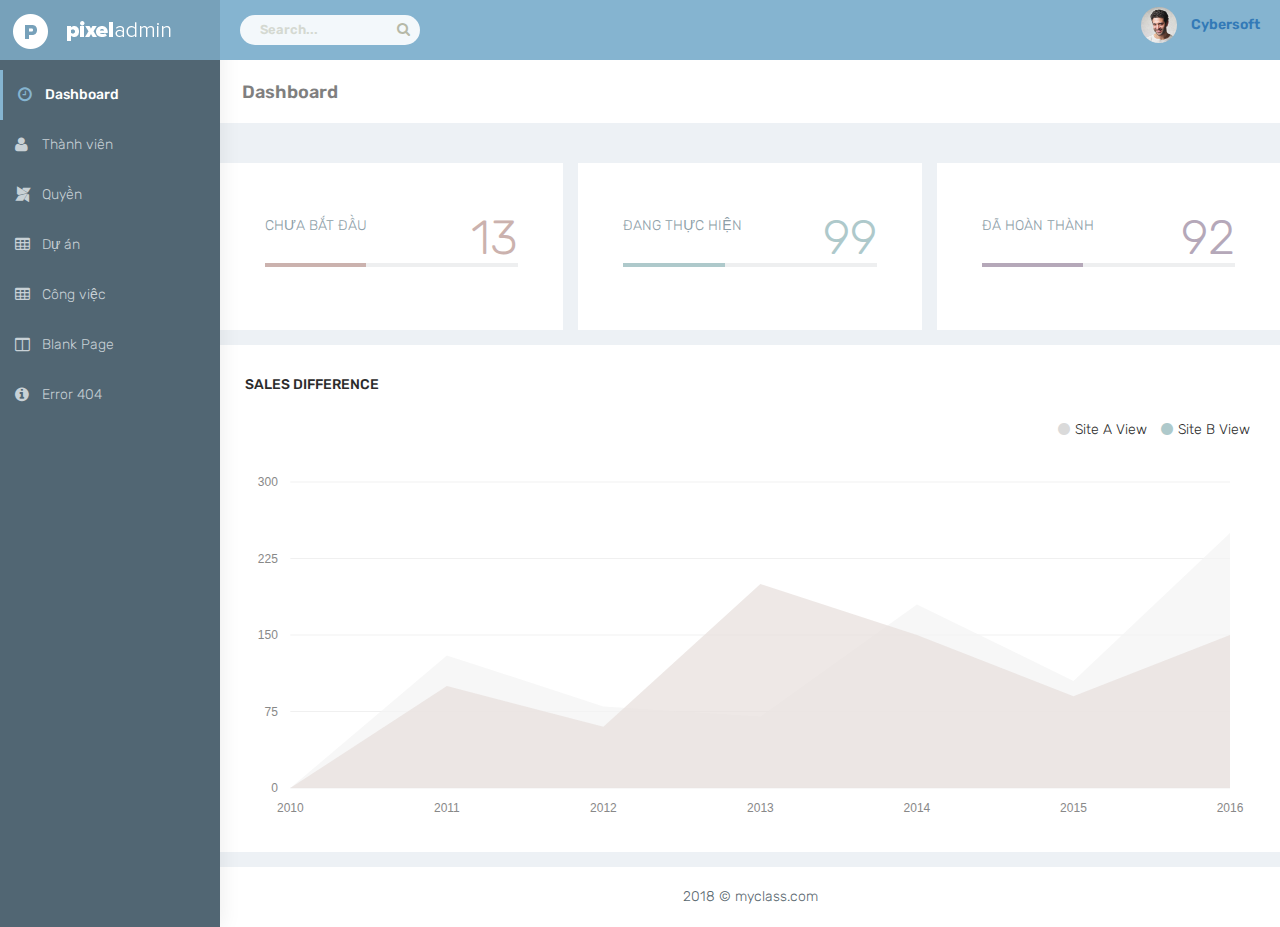
<file: LayoutCrm/index.html>
<!DOCTYPE html>
<html lang="en">

<head>
    <meta charset="utf-8">
    <meta http-equiv="X-UA-Compatible" content="IE=edge">
    <meta name="viewport" content="width=device-width, initial-scale=1">
    <meta name="description" content="">
    <meta name="author" content="">
    <link rel="icon" type="image/png" sizes="16x16" href="../plugins/images/favicon.png">
    <title>Pixel Admin</title>
    <!-- Bootstrap Core CSS -->
    <link href="bootstrap/dist/css/bootstrap.min.css" rel="stylesheet">
    <!-- Menu CSS -->
    <link href="plugins/bower_components/sidebar-nav/dist/sidebar-nav.min.css" rel="stylesheet">
    <!-- toast CSS -->
    <link href="plugins/bower_components/toast-master/css/jquery.toast.css" rel="stylesheet">
    <!-- morris CSS -->
    <link href="plugins/bower_components/morrisjs/morris.css" rel="stylesheet">
    <!-- animation CSS -->
    <link href="css/animate.css" rel="stylesheet">
    <!-- Custom CSS -->
    <link href="css/style.css" rel="stylesheet">
    <!-- color CSS -->
    <link href="css/colors/blue-dark.css" id="theme" rel="stylesheet">
    <link rel="stylesheet" href="./css/custom.css">
    <!-- HTML5 Shim and Respond.js IE8 support of HTML5 elements and media queries -->
    <!-- WARNING: Respond.js doesn't work if you view the page via file:// -->
    <!--[if lt IE 9]>
    <script src="https://oss.maxcdn.com/libs/html5shiv/3.7.0/html5shiv.js"></script>
    <script src="https://oss.maxcdn.com/libs/respond.js/1.4.2/respond.min.js"></script>
<![endif]-->
</head>

<body>
    <!-- Preloader -->
    <div class="preloader">
        <div class="cssload-speeding-wheel"></div>
    </div>
    <div id="wrapper">
        <!-- Navigation -->
        <nav class="navbar navbar-default navbar-static-top m-b-0">
            <div class="navbar-header"> 
                <a class="navbar-toggle hidden-sm hidden-md hidden-lg " href="javascript:void(0)" data-toggle="collapse" data-target=".navbar-collapse">
                    <i class="fa fa-bars"></i>
                </a>
                <div class="top-left-part">
                    <a class="logo" href="index.html">
                        <b>
                            <img src="plugins/images/pixeladmin-logo.png" alt="home" />
                        </b>
                        <span class="hidden-xs">
                            <img src="plugins/images/pixeladmin-text.png" alt="home" />
                        </span>
                    </a>
                </div>
                <ul class="nav navbar-top-links navbar-left m-l-20 hidden-xs">
                    <li>
                        <form role="search" class="app-search hidden-xs">
                            <input type="text" placeholder="Search..." class="form-control"> 
                            <a href="">
                                <i class="fa fa-search"></i>
                            </a>
                        </form>
                    </li>
                </ul>
                <ul class="nav navbar-top-links navbar-right pull-right">
                    <li>
                        <div class="dropdown">
                            <a class="profile-pic dropdown-toggle" data-toggle="dropdown" href="#"> 
                                <img src="plugins/images/users/varun.jpg" alt="user-img" width="36" class="img-circle" />
                                <b class="hidden-xs">Cybersoft</b> 
                            </a>
                            <ul class="dropdown-menu">
                                <li><a href="profile.html">Thông tin cá nhân</a></li>
                                <li><a href="#">Thống kê công việc</a></li>
                                <li class="divider"></li>
                                <li><a href="#">Đăng xuất</a></li>
                            </ul>
                        </div>
                    </li>
                </ul>
            </div>
            <!-- /.navbar-header -->
            <!-- /.navbar-top-links -->
            <!-- /.navbar-static-side -->
        </nav>
        <!-- Left navbar-header -->
        <div class="navbar-default sidebar" role="navigation">
            <div class="sidebar-nav navbar-collapse slimscrollsidebar">
                <ul class="nav" id="side-menu">
                    <li style="padding: 10px 0 0;">
                        <a href="index.html" class="waves-effect"><i class="fa fa-clock-o fa-fw"
                                aria-hidden="true"></i><span class="hide-menu">Dashboard</span></a>
                    </li>
                    <li>
                        <a href="user-table.html" class="waves-effect"><i class="fa fa-user fa-fw"
                                aria-hidden="true"></i><span class="hide-menu">Thành viên</span></a>
                    </li>
                    <li>
                        <a href="role-table.html" class="waves-effect"><i class="fa fa-modx fa-fw"
                                aria-hidden="true"></i><span class="hide-menu">Quyền</span></a>
                    </li>
                    <li>
                        <a href="groupwork.html" class="waves-effect"><i class="fa fa-table fa-fw"
                                aria-hidden="true"></i><span class="hide-menu">Dự án</span></a>
                    </li>
                    <li>
                        <a href="task.html" class="waves-effect"><i class="fa fa-table fa-fw"
                                aria-hidden="true"></i><span class="hide-menu">Công việc</span></a>
                    </li>
                    <li>
                        <a href="blank.html" class="waves-effect"><i class="fa fa-columns fa-fw"
                                aria-hidden="true"></i><span class="hide-menu">Blank Page</span></a>
                    </li>
                    <li>
                        <a href="404.html" class="waves-effect"><i class="fa fa-info-circle fa-fw"
                                aria-hidden="true"></i><span class="hide-menu">Error 404</span></a>
                    </li>
                </ul>
            </div>
        </div>
        <!-- Left navbar-header end -->
        <!-- Page Content -->
        <div id="page-wrapper">
            <div class="container-fluid">
                <div class="row bg-title">
                    <div class="col-lg-3 col-md-4 col-sm-4 col-xs-12">
                        <h4 class="page-title">Dashboard</h4>
                    </div>
                </div>
                <!-- /.col-lg-12 -->
            </div>
            <!-- row -->
            <div class="row">
                <!--col -->
                <div class="col-lg-4 col-md-4 col-sm-12 col-xs-12">
                    <div class="white-box">
                        <div class="col-in row">
                            <div class="col-md-6 col-sm-6 col-xs-6"> <i data-icon="E"
                                    class="linea-icon linea-basic"></i>
                                <h5 class="text-muted vb">CHƯA BẮT ĐẦU</h5>
                            </div>
                            <div class="col-md-6 col-sm-6 col-xs-6">
                                <h3 class="counter text-right m-t-15 text-danger">23</h3>
                            </div>
                            <div class="col-md-12 col-sm-12 col-xs-12">
                                <div class="progress">
                                    <div class="progress-bar progress-bar-danger" role="progressbar" aria-valuenow="40"
                                        aria-valuemin="0" aria-valuemax="100" style="width: 40%"> <span
                                            class="sr-only">40% Complete (success)</span> </div>
                                </div>
                            </div>
                        </div>
                    </div>
                </div>
                <!-- /.col -->
                <!--col -->
                <div class="col-lg-4 col-md-4 col-sm-12 col-xs-12">
                    <div class="white-box">
                        <div class="col-in row">
                            <div class="col-md-6 col-sm-6 col-xs-6"> <i class="linea-icon linea-basic"
                                    data-icon="&#xe01b;"></i>
                                <h5 class="text-muted vb">ĐANG THỰC HIỆN</h5>
                            </div>
                            <div class="col-md-6 col-sm-6 col-xs-6">
                                <h3 class="counter text-right m-t-15 text-megna">169</h3>
                            </div>
                            <div class="col-md-12 col-sm-12 col-xs-12">
                                <div class="progress">
                                    <div class="progress-bar progress-bar-megna" role="progressbar" aria-valuenow="40"
                                        aria-valuemin="0" aria-valuemax="100" style="width: 40%"> <span
                                            class="sr-only">40% Complete (success)</span> </div>
                                </div>
                            </div>
                        </div>
                    </div>
                </div>
                <!-- /.col -->
                <!--col -->
                <div class="col-lg-4 col-md-4 col-sm-12 col-xs-12">
                    <div class="white-box">
                        <div class="col-in row">
                            <div class="col-md-6 col-sm-6 col-xs-6"> <i class="linea-icon linea-basic"
                                    data-icon="&#xe00b;"></i>
                                <h5 class="text-muted vb">ĐÃ HOÀN THÀNH</h5>
                            </div>
                            <div class="col-md-6 col-sm-6 col-xs-6">
                                <h3 class="counter text-right m-t-15 text-primary">157</h3>
                            </div>
                            <div class="col-md-12 col-sm-12 col-xs-12">
                                <div class="progress">
                                    <div class="progress-bar progress-bar-primary" role="progressbar" aria-valuenow="40"
                                        aria-valuemin="0" aria-valuemax="100" style="width: 40%"> <span
                                            class="sr-only">40% Complete (success)</span> </div>
                                </div>
                            </div>
                        </div>
                    </div>
                </div>
                <!-- /.col -->
            </div>
            <!-- /.row -->
            <!--row -->
            <div class="row">
                <div class="col-md-12">
                    <div class="white-box">
                        <h3 class="box-title">Sales Difference</h3>
                        <ul class="list-inline text-right">
                            <li>
                                <h5><i class="fa fa-circle m-r-5" style="color: #dadada;"></i>Site A View</h5>
                            </li>
                            <li>
                                <h5><i class="fa fa-circle m-r-5" style="color: #aec9cb;"></i>Site B View</h5>
                            </li>
                        </ul>
                        <div id="morris-area-chart2" style="height: 370px;"></div>
                    </div>
                </div>
            </div>
        </div>
        <!-- /.container-fluid -->
        <footer class="footer text-center"> 2018 &copy; myclass.com </footer>
    </div>
    <!-- /#page-wrapper -->
    </div>
    <!-- /#wrapper -->
    <!-- jQuery -->
    <script src="plugins/bower_components/jquery/dist/jquery.min.js"></script>
    <!-- Bootstrap Core JavaScript -->
    <script src="bootstrap/dist/js/bootstrap.min.js"></script>
    <!-- Menu Plugin JavaScript -->
    <script src="plugins/bower_components/sidebar-nav/dist/sidebar-nav.min.js"></script>
    <!--slimscroll JavaScript -->
    <script src="js/jquery.slimscroll.js"></script>
    <!--Wave Effects -->
    <script src="js/waves.js"></script>
    <!--Counter js -->
    <script src="plugins/bower_components/waypoints/lib/jquery.waypoints.js"></script>
    <script src="plugins/bower_components/counterup/jquery.counterup.min.js"></script>
    <!--Morris JavaScript -->
    <script src="plugins/bower_components/raphael/raphael-min.js"></script>
    <script src="plugins/bower_components/morrisjs/morris.js"></script>
    <!-- Custom Theme JavaScript -->
    <script src="js/custom.min.js"></script>
    <script src="js/dashboard1.js"></script>
    <script src="plugins/bower_components/toast-master/js/jquery.toast.js"></script>
</body>

</html>
</file>
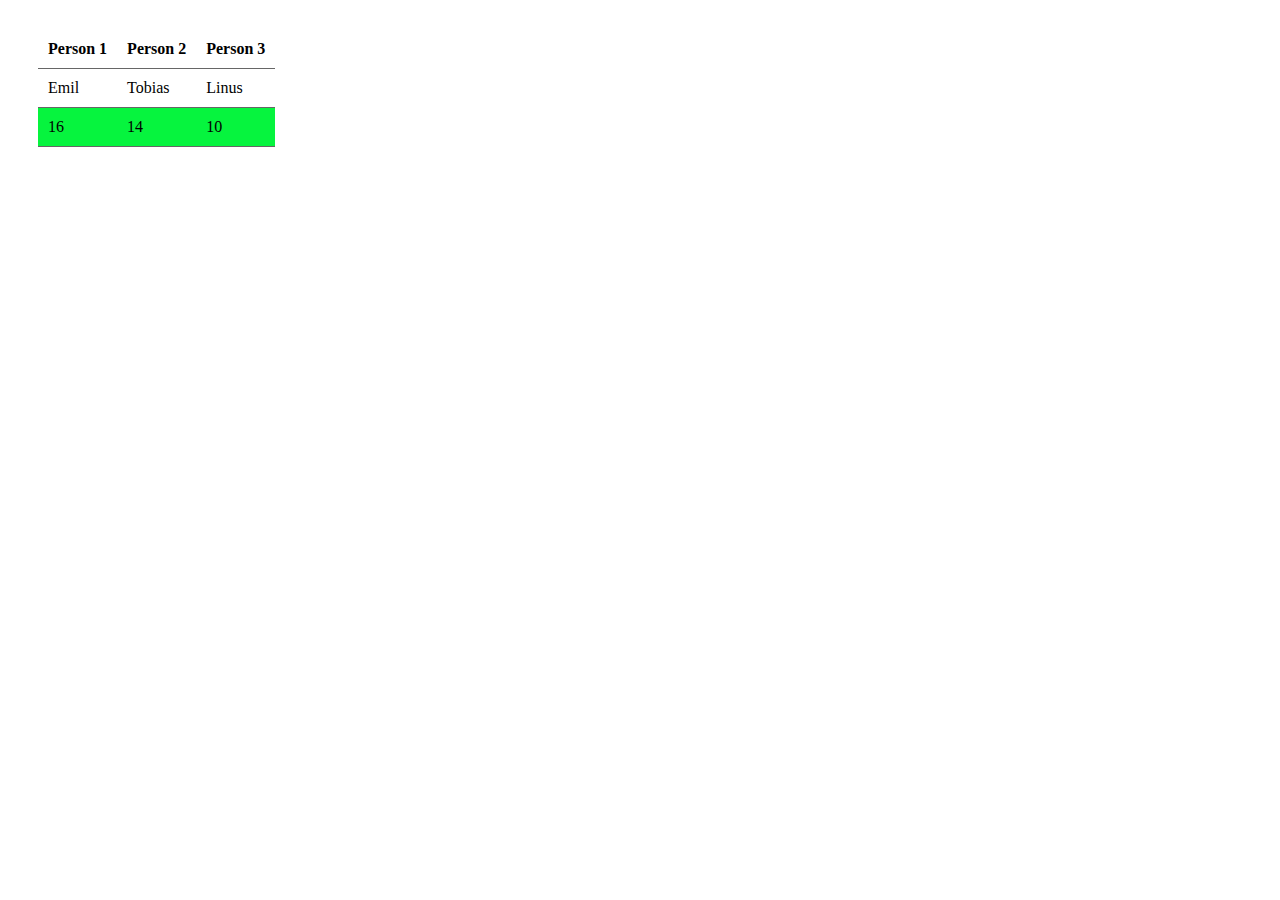
<file: LayoutCrm/custom/index.html>
<!DOCTYPE html>
<html>
    <head>
        <link rel="stylesheet" href="style.css">
    </head>
    <body>
        <table class="table">
            <thead>
                <tr>
                    <th>Person 1</th>
                    <th>Person 2</th>
                    <th>Person 3</th>
                  </tr>
            </thead>
            <tbody>
                <tr>
                    <td>Emil</td>
                    <td>Tobias</td>
                    <td>Linus</td>
                  </tr>
                  <tr>
                    <td>16</td>
                    <td>14</td>
                    <td>10</td>
                  </tr>
                </table>
            </tbody>
            
          <script src="https://code.jquery.com/jquery-3.5.1.min.js"></script>
          <script src="index.js"></script>

    </body>
</html>
</file>
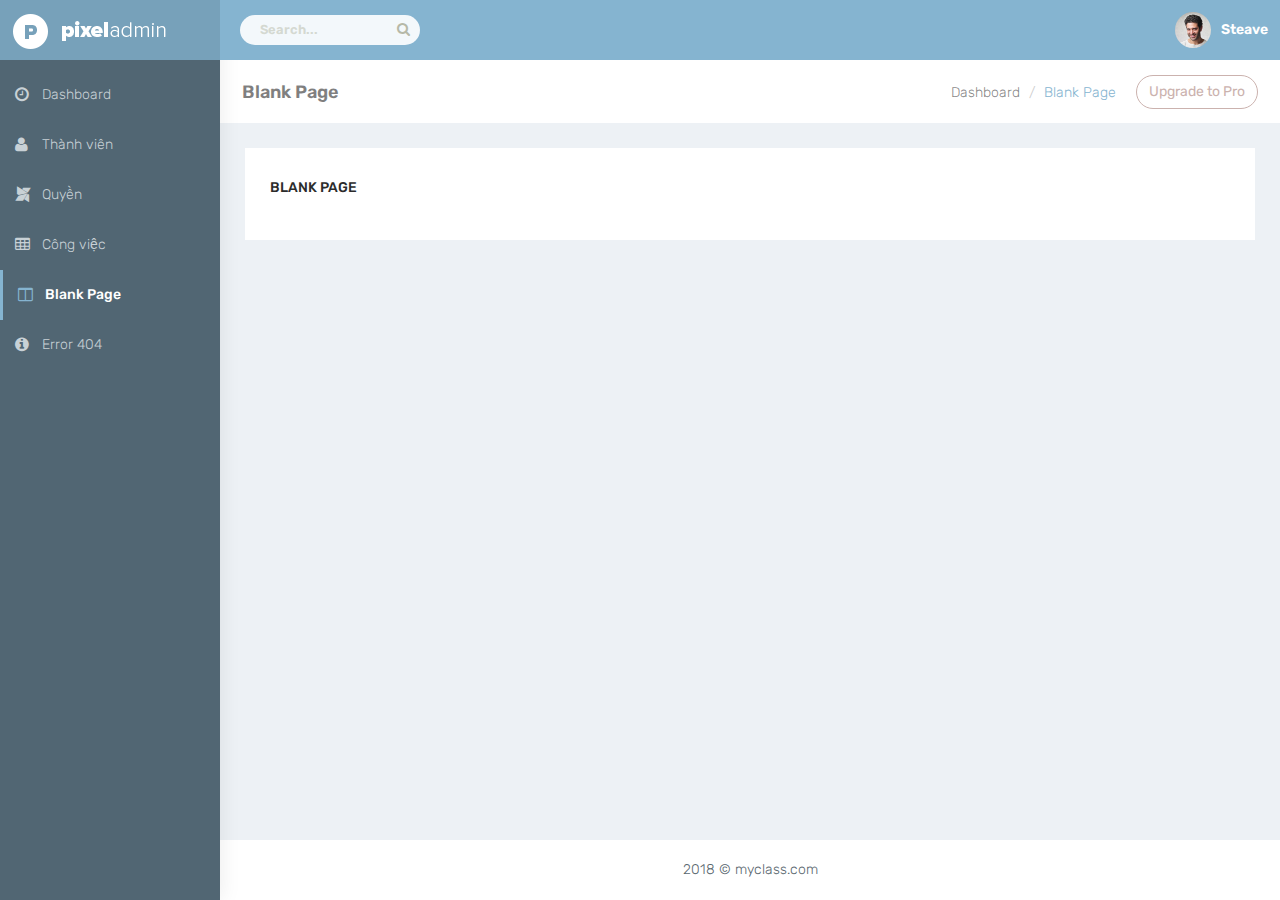
<file: LayoutCrm/blank.html>
<!DOCTYPE html>
<!--
This is a starter template page. Use this page to start your new project from
scratch. This page gets rid of all links and provides the needed markup only.
-->
<html lang="en">

<head>
    <meta charset="utf-8">
    <meta http-equiv="X-UA-Compatible" content="IE=edge">
    <!-- Tell the browser to be responsive to screen width -->
    <meta name="viewport" content="width=device-width, initial-scale=1">
    <meta name="description" content="">
    <meta name="author" content="">
    <!-- Favicon icon -->
    <link rel="icon" type="image/png" sizes="16x16" href="plugins/images/favicon.png">
    <title>Pixel Admin - Responsive Admin Dashboard Template build with Twitter Bootstrap</title>
    <!-- Bootstrap Core CSS -->
    <link href="bootstrap/dist/css/bootstrap.min.css" rel="stylesheet">
    <!-- Menu CSS -->
    <link href="plugins/bower_components/sidebar-nav/dist/sidebar-nav.min.css" rel="stylesheet">
    <!-- Animation CSS -->
    <link href="css/animate.css" rel="stylesheet">
    <!-- Custom CSS -->
    <link href="css/style.css" rel="stylesheet">
    <!-- color CSS you can use different color css from css/colors folder -->
    <!-- We have chosen the skin-blue (blue.css) for this starter
          page. However, you can choose any other skin from folder css / colors .
-->
    <link href="css/colors/blue-dark.css" id="theme" rel="stylesheet">
    <!-- HTML5 Shim and Respond.js IE8 support of HTML5 elements and media queries -->
    <!-- WARNING: Respond.js doesn't work if you view the page via file:// -->
    <!--[if lt IE 9]>
    <script src="https://oss.maxcdn.com/libs/html5shiv/3.7.0/html5shiv.js"></script>
    <script src="https://oss.maxcdn.com/libs/respond.js/1.4.2/respond.min.js"></script>
<![endif]-->
</head>

<body>
    <!-- Preloader -->
    <div class="preloader">
        <div class="cssload-speeding-wheel"></div>
    </div>
    <div id="wrapper">
        <!-- Navigation -->
        <nav class="navbar navbar-default navbar-static-top m-b-0">
            <div class="navbar-header"> <a class="navbar-toggle hidden-sm hidden-md hidden-lg "
                    href="javascript:void(0)" data-toggle="collapse" data-target=".navbar-collapse"><i
                        class="fa fa-bars"></i></a>
                <div class="top-left-part"><a class="logo" href="index.html"><b><img
                                src="plugins/images/pixeladmin-logo.png" alt="home" /></b><span
                            class="hidden-xs"><img src="plugins/images/pixeladmin-text.png" alt="home" /></span></a>
                </div>
                <ul class="nav navbar-top-links navbar-left m-l-20 hidden-xs">
                    <li>
                        <form role="search" class="app-search hidden-xs">
                            <input type="text" placeholder="Search..." class="form-control"> <a href=""><i
                                    class="fa fa-search"></i></a>
                        </form>
                    </li>
                </ul>
                <ul class="nav navbar-top-links navbar-right pull-right">
                    <li>
                        <a class="profile-pic" href="#"> <img src="plugins/images/users/varun.jpg" alt="user-img"
                                width="36" class="img-circle"><b class="hidden-xs">Steave</b> </a>
                    </li>
                </ul>
            </div>
            <!-- /.navbar-header -->
            <!-- /.navbar-top-links -->
            <!-- /.navbar-static-side -->
        </nav>
        <!-- Left navbar-header -->
        <div class="navbar-default sidebar" role="navigation">
            <div class="sidebar-nav navbar-collapse slimscrollsidebar">
                <ul class="nav" id="side-menu">
                    <li style="padding: 10px 0 0;">
                        <a href="index.html" class="waves-effect"><i class="fa fa-clock-o fa-fw"
                                aria-hidden="true"></i><span class="hide-menu">Dashboard</span></a>
                    </li>
                    <li>
                        <a href="user-table.html" class="waves-effect"><i class="fa fa-user fa-fw"
                                aria-hidden="true"></i><span class="hide-menu">Thành viên</span></a>
                    </li>
                    <li>
                        <a href="role-table.html" class="waves-effect"><i class="fa fa-modx fa-fw"
                                aria-hidden="true"></i><span class="hide-menu">Quyền</span></a>
                    </li>
                    <li>
                        <a href="groupwork.html" class="waves-effect"><i class="fa fa-table fa-fw"
                                aria-hidden="true"></i><span class="hide-menu">Công việc</span></a>
                    </li>
                    <li>
                        <a href="blank.html" class="waves-effect"><i class="fa fa-columns fa-fw"
                                aria-hidden="true"></i><span class="hide-menu">Blank Page</span></a>
                    </li>
                    <li>
                        <a href="404.html" class="waves-effect"><i class="fa fa-info-circle fa-fw"
                                aria-hidden="true"></i><span class="hide-menu">Error 404</span></a>
                    </li>
                </ul>
            </div>
        </div>
        <!-- Left navbar-header end -->
        <!-- Page Content -->
        <div id="page-wrapper">
            <div class="container-fluid">
                <div class="row bg-title">
                    <div class="col-lg-3 col-md-4 col-sm-4 col-xs-12">
                        <h4 class="page-title">Blank Page </h4>
                    </div>
                    <div class="col-lg-9 col-sm-8 col-md-8 col-xs-12"> <a
                            href="http://wrappixel.com/templates/pixeladmin/" target="_blank"
                            class="btn btn-danger pull-right m-l-20 btn-rounded btn-outline hidden-xs hidden-sm waves-effect waves-light">Upgrade
                            to Pro</a>
                        <ol class="breadcrumb">
                            <li><a href="#">Dashboard</a></li>
                            <li class="active">Blank Page</li>
                        </ol>
                    </div>
                    <!-- /.col-lg-12 -->
                </div>
                <div class="row">
                    <div class="col-md-12">
                        <div class="white-box">
                            <h3 class="box-title">Blank page</h3>
                        </div>
                    </div>
                </div>
            </div>
            <!-- /.container-fluid -->
            <footer class="footer text-center"> 2018 &copy; myclass.com </footer>
        </div>
        <!-- /#page-wrapper -->
    </div>
    <!-- /#wrapper -->
    <!-- jQuery -->
    <script src="plugins/bower_components/jquery/dist/jquery.min.js"></script>
    <!-- Bootstrap Core JavaScript -->
    <script src="bootstrap/dist/js/bootstrap.min.js"></script>
    <!-- Menu Plugin JavaScript -->
    <script src="plugins/bower_components/sidebar-nav/dist/sidebar-nav.min.js"></script>
    <!--slimscroll JavaScript -->
    <script src="js/jquery.slimscroll.js"></script>
    <!--Wave Effects -->
    <script src="js/waves.js"></script>
    <!-- Custom Theme JavaScript -->
    <script src="js/custom.min.js"></script>
</body>

</html>
</file>
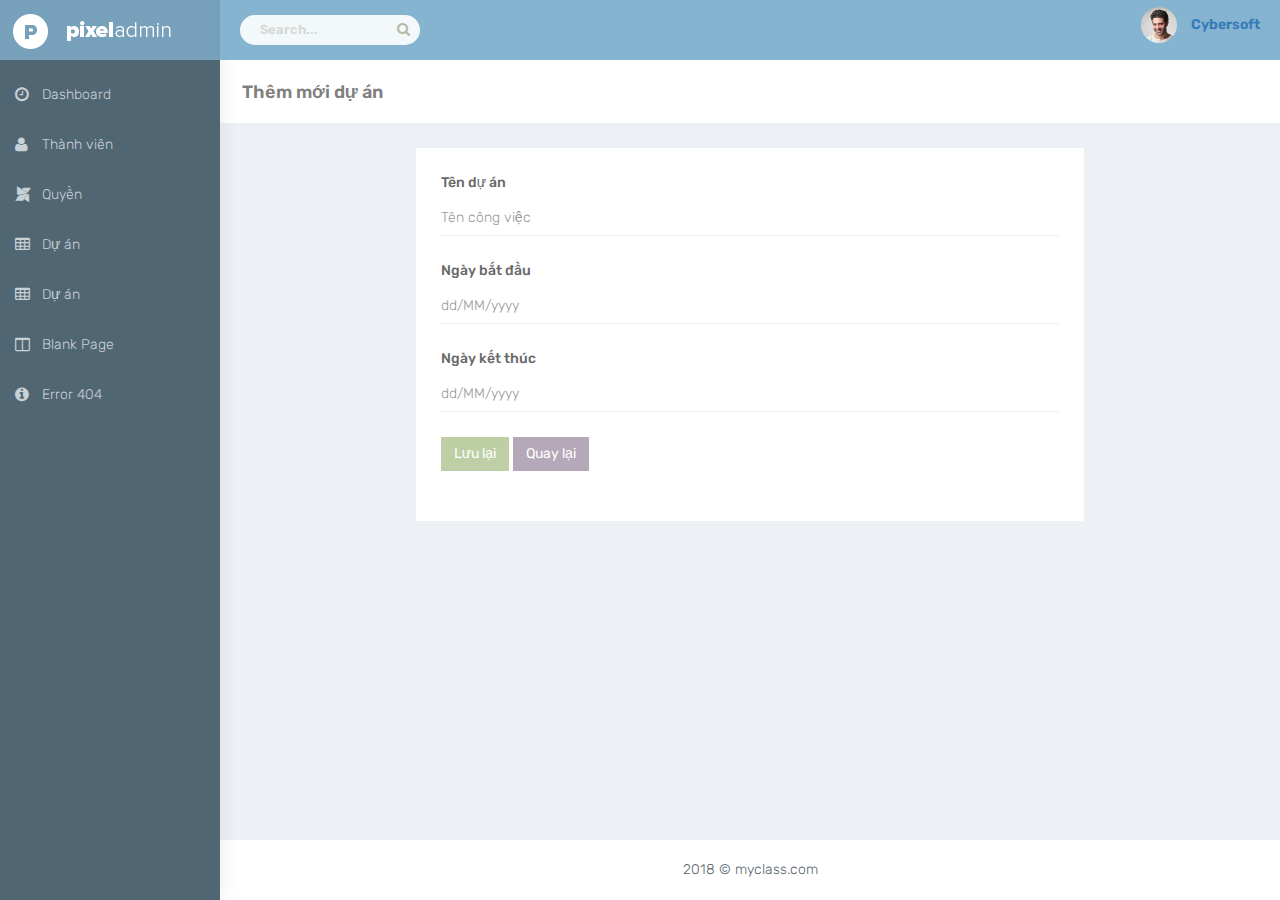
<file: LayoutCrm/groupwork-add.html>
<!DOCTYPE html>
<html lang="en">

<head>
    <meta charset="utf-8">
    <meta http-equiv="X-UA-Compatible" content="IE=edge">
    <meta name="viewport" content="width=device-width, initial-scale=1">
    <meta name="description" content="">
    <meta name="author" content="">
    <link rel="icon" type="image/png" sizes="16x16" href="plugins/images/favicon.png">
    <title>Pixel Admin</title>
    <!-- Bootstrap Core CSS -->
    <link href="bootstrap/dist/css/bootstrap.min.css" rel="stylesheet">
    <!-- Menu CSS -->
    <link href="plugins/bower_components/sidebar-nav/dist/sidebar-nav.min.css" rel="stylesheet">
    <!-- animation CSS -->
    <link href="css/animate.css" rel="stylesheet">
    <!-- Custom CSS -->
    <link href="css/style.css" rel="stylesheet">
    <!-- color CSS -->
    <link href="css/colors/blue-dark.css" id="theme" rel="stylesheet">
    <!-- HTML5 Shim and Respond.js IE8 support of HTML5 elements and media queries -->
    <!-- WARNING: Respond.js doesn't work if you view the page via file:// -->
    <!--[if lt IE 9]>
    <script src="https://oss.maxcdn.com/libs/html5shiv/3.7.0/html5shiv.js"></script>
    <script src="https://oss.maxcdn.com/libs/respond.js/1.4.2/respond.min.js"></script>
<![endif]-->
</head>

<body>
    <!-- Preloader -->
    <div class="preloader">
        <div class="cssload-speeding-wheel"></div>
    </div>
    <div id="wrapper">
        <!-- Navigation -->
        <nav class="navbar navbar-default navbar-static-top m-b-0">
                <div class="navbar-header"> 
                    <a class="navbar-toggle hidden-sm hidden-md hidden-lg " href="javascript:void(0)" data-toggle="collapse" data-target=".navbar-collapse">
                        <i class="fa fa-bars"></i>
                    </a>
                    <div class="top-left-part">
                        <a class="logo" href="index.html">
                            <b>
                                <img src="plugins/images/pixeladmin-logo.png" alt="home" />
                            </b>
                            <span class="hidden-xs">
                                <img src="plugins/images/pixeladmin-text.png" alt="home" />
                            </span>
                        </a>
                    </div>
                    <ul class="nav navbar-top-links navbar-left m-l-20 hidden-xs">
                        <li>
                            <form role="search" class="app-search hidden-xs">
                                <input type="text" placeholder="Search..." class="form-control"> 
                                <a href="">
                                    <i class="fa fa-search"></i>
                                </a>
                            </form>
                        </li>
                    </ul>
                    <ul class="nav navbar-top-links navbar-right pull-right">
                        <li>
                            <div class="dropdown">
                                <a class="profile-pic dropdown-toggle" data-toggle="dropdown" href="#"> 
                                    <img src="plugins/images/users/varun.jpg" alt="user-img" width="36" class="img-circle" />
                                    <b class="hidden-xs">Cybersoft</b> 
                                </a>
                                <ul class="dropdown-menu">
                                    <li><a href="profile.html">Thông tin cá nhân</a></li>
                                    <li><a href="#">Thống kê công việc</a></li>
                                    <li class="divider"></li>
                                    <li><a href="#">Đăng xuất</a></li>
                                </ul>
                            </div>
                        </li>
                    </ul>
                </div>
                <!-- /.navbar-header -->
                <!-- /.navbar-top-links -->
                <!-- /.navbar-static-side -->
            </nav>
        <!-- Left navbar-header -->
        <div class="navbar-default sidebar" role="navigation">
            <div class="sidebar-nav navbar-collapse slimscrollsidebar">
                <ul class="nav" id="side-menu">
                    <li style="padding: 10px 0 0;">
                        <a href="index.html" class="waves-effect"><i class="fa fa-clock-o fa-fw"
                                aria-hidden="true"></i><span class="hide-menu">Dashboard</span></a>
                    </li>
                    <li>
                        <a href="user-table.html" class="waves-effect"><i class="fa fa-user fa-fw"
                                aria-hidden="true"></i><span class="hide-menu">Thành viên</span></a>
                    </li>
                    <li>
                        <a href="role-table.html" class="waves-effect"><i class="fa fa-modx fa-fw"
                                aria-hidden="true"></i><span class="hide-menu">Quyền</span></a>
                    </li>
                    <li>
                        <a href="groupwork.html" class="waves-effect"><i class="fa fa-table fa-fw"
                                aria-hidden="true"></i><span class="hide-menu">Dự án</span></a>
                    </li>
                    <li>
                        <a href="task.html" class="waves-effect"><i class="fa fa-table fa-fw"
                                aria-hidden="true"></i><span class="hide-menu">Dự án</span></a>
                    </li>
                    <li>
                        <a href="blank.html" class="waves-effect"><i class="fa fa-columns fa-fw"
                                aria-hidden="true"></i><span class="hide-menu">Blank Page</span></a>
                    </li>
                    <li>
                        <a href="404.html" class="waves-effect"><i class="fa fa-info-circle fa-fw"
                                aria-hidden="true"></i><span class="hide-menu">Error 404</span></a>
                    </li>
                </ul>
            </div>
        </div>
        <!-- Left navbar-header end -->
        <!-- Page Content -->
        <div id="page-wrapper">
            <div class="container-fluid">
                <div class="row bg-title">
                    <div class="col-lg-3 col-md-4 col-sm-4 col-xs-12">
                        <h4 class="page-title">Thêm mới dự án</h4>
                    </div>
                </div>
                <!-- /.row -->
                <!-- .row -->
                <div class="row">
                    <div class="col-md-2 col-12"></div>
                    <div class="col-md-8 col-xs-12">
                        <div class="white-box">
                            <form class="form-horizontal form-material">
                                <div class="form-group">
                                    <label class="col-md-12">Tên dự án</label>
                                    <div class="col-md-12">
                                        <input id="name" type="text" placeholder="Tên công việc"
                                            class="form-control form-control-line"> </div>
                                </div>
                                <div class="form-group">
                                    <label class="col-md-12">Ngày bắt đầu</label>
                                    <div class="col-md-12">
                                        <input id="start_date" type="text" placeholder="dd/MM/yyyy"
                                            class="form-control form-control-line"> </div>
                                </div>
                                <div class="form-group">
                                    <label class="col-md-12">Ngày kết thúc</label>
                                    <div class="col-md-12">
                                        <input id="end_date" type="text" placeholder="dd/MM/yyyy"
                                            class="form-control form-control-line"> </div>
                                </div>
                                <div class="form-group">
                                    <div class="col-sm-12">
                                        <button id="btn-save-job" type="submit" class="btn btn-success">Lưu lại</button>
                                        <a href="groupwork.html" class="btn btn-primary">Quay lại</a>
                                    </div>
                                </div>
                            </form>
                        </div>
                    </div>
                    <div class="col-md-2 col-12"></div>
                </div>
                <!-- /.row -->
            </div>
            <!-- /.container-fluid -->
            <footer class="footer text-center"> 2018 &copy; myclass.com </footer>
        </div>
        <!-- /#page-wrapper -->
    </div>
    <!-- /#wrapper -->
    <!-- jQuery -->
    <script src="plugins/bower_components/jquery/dist/jquery.min.js"></script>
    <!-- Bootstrap Core JavaScript -->
    <script src="bootstrap/dist/js/bootstrap.min.js"></script>
    <!-- Menu Plugin JavaScript -->
    <script src="plugins/bower_components/sidebar-nav/dist/sidebar-nav.min.js"></script>
    <!--slimscroll JavaScript -->
    <script src="js/jquery.slimscroll.js"></script>
    <!--Wave Effects -->
    <script src="js/waves.js"></script>
    <!-- Custom Theme JavaScript -->
    <script src="js/custom.min.js"></script>
    <script src="js/groupwork.js"></script>
</body>

</html>
</file>
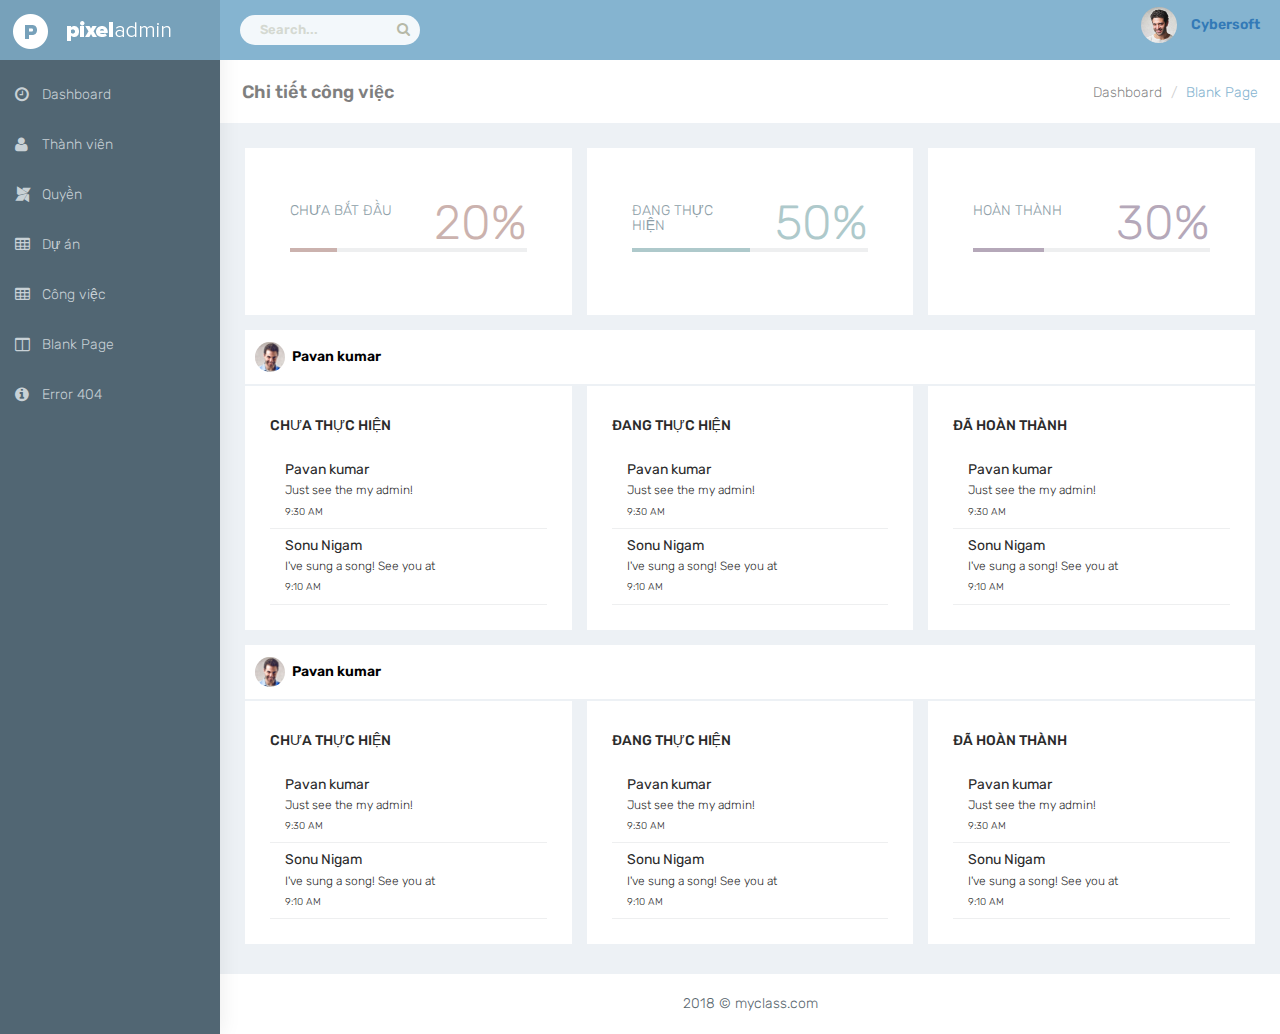
<file: LayoutCrm/groupwork-details.html>
<!DOCTYPE html>
<!--
This is a starter template page. Use this page to start your new project from
scratch. This page gets rid of all links and provides the needed markup only.
-->
<html lang="en">

<head>
    <meta charset="utf-8">
    <meta http-equiv="X-UA-Compatible" content="IE=edge">
    <!-- Tell the browser to be responsive to screen width -->
    <meta name="viewport" content="width=device-width, initial-scale=1">
    <meta name="description" content="">
    <meta name="author" content="">
    <!-- Favicon icon -->
    <link rel="icon" type="image/png" sizes="16x16" href="plugins/images/favicon.png">
    <title>Pixel Admin</title>
    <!-- Bootstrap Core CSS -->
    <link href="bootstrap/dist/css/bootstrap.min.css" rel="stylesheet">
    <!-- Menu CSS -->
    <link href="plugins/bower_components/sidebar-nav/dist/sidebar-nav.min.css" rel="stylesheet">
    <!-- Animation CSS -->
    <link href="css/animate.css" rel="stylesheet">
    <!-- Custom CSS -->
    <link href="css/style.css" rel="stylesheet">
    <!-- color CSS you can use different color css from css/colors folder -->
    <!-- We have chosen the skin-blue (blue.css) for this starter
          page. However, you can choose any other skin from folder css / colors .
-->
    <link href="css/colors/blue-dark.css" id="theme" rel="stylesheet">
    <link rel="stylesheet" href="./css/custom.css">
    <!-- HTML5 Shim and Respond.js IE8 support of HTML5 elements and media queries -->
    <!-- WARNING: Respond.js doesn't work if you view the page via file:// -->
    <!--[if lt IE 9]>
    <script src="https://oss.maxcdn.com/libs/html5shiv/3.7.0/html5shiv.js"></script>
    <script src="https://oss.maxcdn.com/libs/respond.js/1.4.2/respond.min.js"></script>
<![endif]-->
</head>

<body>
    <!-- Preloader -->
    <div class="preloader">
        <div class="cssload-speeding-wheel"></div>
    </div>
    <div id="wrapper">
        <!-- Navigation -->
        <nav class="navbar navbar-default navbar-static-top m-b-0">
                <div class="navbar-header"> 
                    <a class="navbar-toggle hidden-sm hidden-md hidden-lg " href="javascript:void(0)" data-toggle="collapse" data-target=".navbar-collapse">
                        <i class="fa fa-bars"></i>
                    </a>
                    <div class="top-left-part">
                        <a class="logo" href="index.html">
                            <b>
                                <img src="plugins/images/pixeladmin-logo.png" alt="home" />
                            </b>
                            <span class="hidden-xs">
                                <img src="plugins/images/pixeladmin-text.png" alt="home" />
                            </span>
                        </a>
                    </div>
                    <ul class="nav navbar-top-links navbar-left m-l-20 hidden-xs">
                        <li>
                            <form role="search" class="app-search hidden-xs">
                                <input type="text" placeholder="Search..." class="form-control"> 
                                <a href="">
                                    <i class="fa fa-search"></i>
                                </a>
                            </form>
                        </li>
                    </ul>
                    <ul class="nav navbar-top-links navbar-right pull-right">
                        <li>
                            <div class="dropdown">
                                <a class="profile-pic dropdown-toggle" data-toggle="dropdown" href="#"> 
                                    <img src="plugins/images/users/varun.jpg" alt="user-img" width="36" class="img-circle" />
                                    <b class="hidden-xs">Cybersoft</b> 
                                </a>
                                <ul class="dropdown-menu">
                                    <li><a href="profile.html">Thông tin cá nhân</a></li>
                                    <li><a href="#">Thống kê công việc</a></li>
                                    <li class="divider"></li>
                                    <li><a href="#">Đăng xuất</a></li>
                                </ul>
                            </div>
                        </li>
                    </ul>
                </div>
                <!-- /.navbar-header -->
                <!-- /.navbar-top-links -->
                <!-- /.navbar-static-side -->
            </nav>
        <!-- Left navbar-header -->
        <div class="navbar-default sidebar" role="navigation">
            <div class="sidebar-nav navbar-collapse slimscrollsidebar">
                <ul class="nav" id="side-menu">
                    <li style="padding: 10px 0 0;">
                        <a href="index.html" class="waves-effect"><i class="fa fa-clock-o fa-fw"
                                aria-hidden="true"></i><span class="hide-menu">Dashboard</span></a>
                    </li>
                    <li>
                        <a href="user-table.html" class="waves-effect"><i class="fa fa-user fa-fw"
                                aria-hidden="true"></i><span class="hide-menu">Thành viên</span></a>
                    </li>
                    <li>
                        <a href="role-table.html" class="waves-effect"><i class="fa fa-modx fa-fw"
                                aria-hidden="true"></i><span class="hide-menu">Quyền</span></a>
                    </li>
                    <li>
                        <a href="groupwork.html" class="waves-effect"><i class="fa fa-table fa-fw"
                                aria-hidden="true"></i><span class="hide-menu">Dự án</span></a>
                    </li>
                    <li>
                        <a href="task.html" class="waves-effect"><i class="fa fa-table fa-fw"
                                aria-hidden="true"></i><span class="hide-menu">Công việc</span></a>
                    </li>
                    <li>
                        <a href="blank.html" class="waves-effect"><i class="fa fa-columns fa-fw"
                                aria-hidden="true"></i><span class="hide-menu">Blank Page</span></a>
                    </li>
                    <li>
                        <a href="404.html" class="waves-effect"><i class="fa fa-info-circle fa-fw"
                                aria-hidden="true"></i><span class="hide-menu">Error 404</span></a>
                    </li>
                </ul>
            </div>
        </div>
        <!-- Left navbar-header end -->
        <!-- Page Content -->
        <div id="page-wrapper">
            <div class="container-fluid">
                <div class="row bg-title">
                    <div class="col-lg-3 col-md-4 col-sm-4 col-xs-12">
                        <h4 class="page-title">Chi tiết công việc </h4>
                    </div>
                    <div class="col-lg-9 col-sm-8 col-md-8 col-xs-12">
                        <ol class="breadcrumb">
                            <li><a href="#">Dashboard</a></li>
                            <li class="active">Blank Page</li>
                        </ol>
                    </div>
                    <!-- /.col-lg-12 -->
                </div>
                <!-- BEGIN THỐNG KÊ -->
                <div class="row">
                    <!--col -->
                    <div class="col-lg-4 col-md-4 col-sm-12 col-xs-12">
                        <div class="white-box">
                            <div class="col-in row">
                                <div class="col-md-6 col-sm-6 col-xs-6"> <i data-icon="E"
                                        class="linea-icon linea-basic"></i>
                                    <h5 class="text-muted vb">CHƯA BẮT ĐẦU</h5>
                                </div>
                                <div class="col-md-6 col-sm-6 col-xs-6">
                                    <h3 class="counter text-right m-t-15 text-danger">20%</h3>
                                </div>
                                <div class="col-md-12 col-sm-12 col-xs-12">
                                    <div class="progress">
                                        <div class="progress-bar progress-bar-danger" role="progressbar"
                                            aria-valuenow="40" aria-valuemin="0" aria-valuemax="100" style="width: 20%">
                                        </div>
                                    </div>
                                </div>
                            </div>
                        </div>
                    </div>
                    <!-- /.col -->
                    <!--col -->
                    <div class="col-lg-4 col-md-4 col-sm-12 col-xs-12">
                        <div class="white-box">
                            <div class="col-in row">
                                <div class="col-md-6 col-sm-6 col-xs-6"> <i class="linea-icon linea-basic"
                                        data-icon="&#xe01b;"></i>
                                    <h5 class="text-muted vb">ĐANG THỰC HIỆN</h5>
                                </div>
                                <div class="col-md-6 col-sm-6 col-xs-6">
                                    <h3 class="counter text-right m-t-15 text-megna">50%</h3>
                                </div>
                                <div class="col-md-12 col-sm-12 col-xs-12">
                                    <div class="progress">
                                        <div class="progress-bar progress-bar-megna" role="progressbar"
                                            aria-valuenow="40" aria-valuemin="0" aria-valuemax="100" style="width: 50%">
                                        </div>
                                    </div>
                                </div>
                            </div>
                        </div>
                    </div>
                    <!-- /.col -->
                    <!--col -->
                    <div class="col-lg-4 col-md-4 col-sm-12 col-xs-12">
                        <div class="white-box">
                            <div class="col-in row">
                                <div class="col-md-6 col-sm-6 col-xs-6"> <i class="linea-icon linea-basic"
                                        data-icon="&#xe00b;"></i>
                                    <h5 class="text-muted vb">HOÀN THÀNH</h5>
                                </div>
                                <div class="col-md-6 col-sm-6 col-xs-6">
                                    <h3 class="counter text-right m-t-15 text-primary">30%</h3>
                                </div>
                                <div class="col-md-12 col-sm-12 col-xs-12">
                                    <div class="progress">
                                        <div class="progress-bar progress-bar-primary" role="progressbar"
                                            aria-valuenow="40" aria-valuemin="0" aria-valuemax="100" style="width: 30%">
                                        </div>
                                    </div>
                                </div>
                            </div>
                        </div>
                    </div>
                    <!-- /.col -->
                </div>
                <!-- END THỐNG KÊ -->

                <!-- BEGIN DANH SÁCH CÔNG VIỆC -->
                <div class="row">
                    <div class="col-xs-12">
                        <a href="#" class="group-title">
                            <img width="30" src="plugins/images/users/pawandeep.jpg" class="img-circle" />
                            <span>Pavan kumar</span>
                        </a>
                    </div>
                    <div class="col-md-4">
                        <div class="white-box">
                            <h3 class="box-title">Chưa thực hiện</h3>
                            <div class="message-center">
                                <a href="#">
                                    <div class="mail-contnet">
                                        <h5>Pavan kumar</h5> <span class="mail-desc">Just see the my admin!</span> <span
                                            class="time">9:30 AM</span>
                                    </div>
                                </a>
                                <a href="#">
                                    <div class="mail-contnet">
                                        <h5>Sonu Nigam</h5> <span class="mail-desc">I've sung a song! See you at</span>
                                        <span class="time">9:10 AM</span>
                                    </div>
                                </a>
                            </div>
                        </div>
                    </div>
                    <div class="col-md-4">
                        <div class="white-box">
                            <h3 class="box-title">Đang thực hiện</h3>
                            <div class="message-center">
                                <a href="#">
                                    <div class="mail-contnet">
                                        <h5>Pavan kumar</h5> <span class="mail-desc">Just see the my admin!</span> <span
                                            class="time">9:30 AM</span>
                                    </div>
                                </a>
                                <a href="#">
                                    <div class="mail-contnet">
                                        <h5>Sonu Nigam</h5> <span class="mail-desc">I've sung a song! See you at</span>
                                        <span class="time">9:10 AM</span>
                                    </div>
                                </a>
                            </div>
                        </div>
                    </div>
                    <div class="col-md-4">
                        <div class="white-box">
                            <h3 class="box-title">Đã hoàn thành</h3>
                            <div class="message-center">
                                <a href="#">
                                    <div class="mail-contnet">
                                        <h5>Pavan kumar</h5> <span class="mail-desc">Just see the my admin!</span> <span
                                            class="time">9:30 AM</span>
                                    </div>
                                </a>
                                <a href="#">
                                    <div class="mail-contnet">
                                        <h5>Sonu Nigam</h5> <span class="mail-desc">I've sung a song! See you at</span>
                                        <span class="time">9:10 AM</span>
                                    </div>
                                </a>
                            </div>
                        </div>
                    </div>
                </div>
                <div class="row">
                    <div class="col-xs-12">
                        <a href="#" class="group-title">
                            <img width="30" src="plugins/images/users/pawandeep.jpg" class="img-circle" />
                            <span>Pavan kumar</span>
                        </a>
                    </div>
                    <div class="col-md-4">
                        <div class="white-box">
                            <h3 class="box-title">Chưa thực hiện</h3>
                            <div class="message-center">
                                <a href="#">
                                    <div class="mail-contnet">
                                        <h5>Pavan kumar</h5> <span class="mail-desc">Just see the my admin!</span> <span
                                            class="time">9:30 AM</span>
                                    </div>
                                </a>
                                <a href="#">
                                    <div class="mail-contnet">
                                        <h5>Sonu Nigam</h5> <span class="mail-desc">I've sung a song! See you at</span>
                                        <span class="time">9:10 AM</span>
                                    </div>
                                </a>
                            </div>
                        </div>
                    </div>
                    <div class="col-md-4">
                        <div class="white-box">
                            <h3 class="box-title">Đang thực hiện</h3>
                            <div class="message-center">
                                <a href="#">
                                    <div class="mail-contnet">
                                        <h5>Pavan kumar</h5> <span class="mail-desc">Just see the my admin!</span> <span
                                            class="time">9:30 AM</span>
                                    </div>
                                </a>
                                <a href="#">
                                    <div class="mail-contnet">
                                        <h5>Sonu Nigam</h5> <span class="mail-desc">I've sung a song! See you at</span>
                                        <span class="time">9:10 AM</span>
                                    </div>
                                </a>
                            </div>
                        </div>
                    </div>
                    <div class="col-md-4">
                        <div class="white-box">
                            <h3 class="box-title">Đã hoàn thành</h3>
                            <div class="message-center">
                                <a href="#">
                                    <div class="mail-contnet">
                                        <h5>Pavan kumar</h5> <span class="mail-desc">Just see the my admin!</span> <span
                                            class="time">9:30 AM</span>
                                    </div>
                                </a>
                                <a href="#">
                                    <div class="mail-contnet">
                                        <h5>Sonu Nigam</h5> <span class="mail-desc">I've sung a song! See you at</span>
                                        <span class="time">9:10 AM</span>
                                    </div>
                                </a>
                            </div>
                        </div>
                    </div>
                </div>
                <!-- END DANH SÁCH CÔNG VIỆC -->
            </div>
            <!-- /.container-fluid -->
            <footer class="footer text-center"> 2018 &copy; myclass.com </footer>
        </div>
        <!-- /#page-wrapper -->
    </div>
    <!-- /#wrapper -->
    <!-- jQuery -->
    <script src="plugins/bower_components/jquery/dist/jquery.min.js"></script>
    <!-- Bootstrap Core JavaScript -->
    <script src="bootstrap/dist/js/bootstrap.min.js"></script>
    <!-- Menu Plugin JavaScript -->
    <script src="plugins/bower_components/sidebar-nav/dist/sidebar-nav.min.js"></script>
    <!--slimscroll JavaScript -->
    <script src="js/jquery.slimscroll.js"></script>
    <!--Wave Effects -->
    <script src="js/waves.js"></script>
    <!-- Custom Theme JavaScript -->
    <script src="js/custom.min.js"></script>
</body>

</html>
</file>
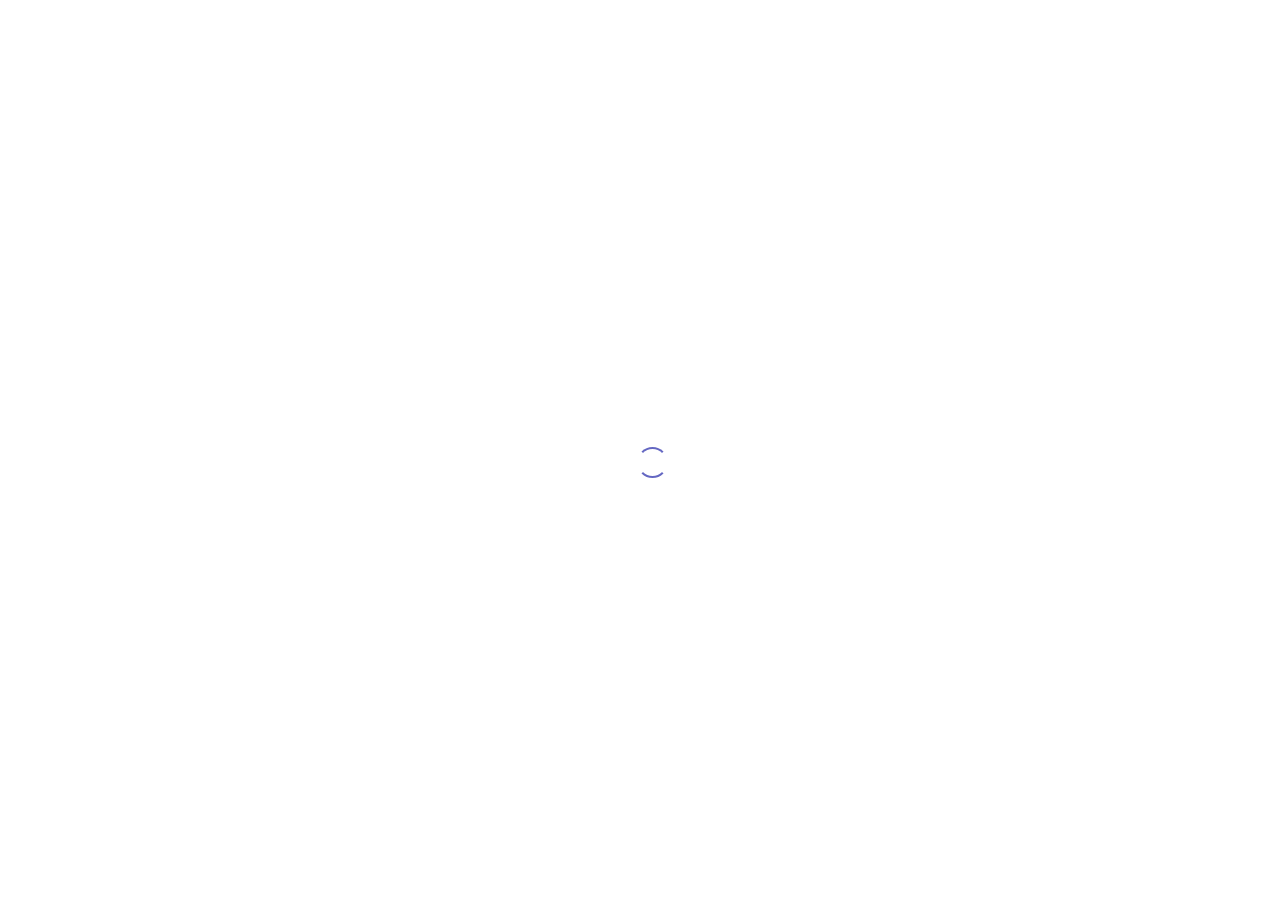
<file: LayoutCrm/groupwork.html>
<!DOCTYPE html>
<html lang="en">

<head>
    <meta charset="utf-8">
    <meta http-equiv="X-UA-Compatible" content="IE=edge">
    <meta name="viewport" content="width=device-width, initial-scale=1">
    <meta name="description" content="">
    <meta name="author" content="">
    <link rel="icon" type="image/png" sizes="16x16" href="plugins/images/favicon.png">
    <title>Pixel Admin</title>
    <!-- Bootstrap Core CSS -->
    <link href="bootstrap/dist/css/bootstrap.min.css" rel="stylesheet">
    <!-- Menu CSS -->
    <link href="plugins/bower_components/sidebar-nav/dist/sidebar-nav.min.css" rel="stylesheet">
    <link rel="stylesheet" href="https://cdn.datatables.net/1.10.19/css/jquery.dataTables.min.css">
    <!-- animation CSS -->
    <link href="css/animate.css" rel="stylesheet">
    <!-- Custom CSS -->
    <link href="css/style.css" rel="stylesheet">
    <!-- color CSS -->
    <link href="css/colors/blue-dark.css" id="theme" rel="stylesheet">
    <link href="css/highlight.css" rel="stylesheet">
    <link rel="stylesheet" href="./css/custom.css">

    <!-- HTML5 Shim and Respond.js IE8 support of HTML5 elements and media queries -->
    <!-- WARNING: Respond.js doesn't work if you view the page via file:// -->
    <!--[if lt IE 9]>
    <script src="https://oss.maxcdn.com/libs/html5shiv/3.7.0/html5shiv.js"></script>
    <script src="https://oss.maxcdn.com/libs/respond.js/1.4.2/respond.min.js"></script>
<![endif]-->
</head>

<body>
    <!-- Preloader -->
    <div class="preloader">
        <div class="cssload-speeding-wheel"></div>
    </div>
    <div id="wrapper">
        <!-- Navigation -->
        <nav class="navbar navbar-default navbar-static-top m-b-0">
                <div class="navbar-header"> 
                    <a class="navbar-toggle hidden-sm hidden-md hidden-lg " href="javascript:void(0)" data-toggle="collapse" data-target=".navbar-collapse">
                        <i class="fa fa-bars"></i>
                    </a>
                    <div class="top-left-part">
                        <a class="logo" href="index.html">
                            <b>
                                <img src="plugins/images/pixeladmin-logo.png" alt="home" />
                            </b>
                            <span class="hidden-xs">
                                <img src="plugins/images/pixeladmin-text.png" alt="home" />
                            </span>
                        </a>
                    </div>
                    <ul class="nav navbar-top-links navbar-left m-l-20 hidden-xs">
                        <li>
                            <form role="search" class="app-search hidden-xs">
                                <input type="text" placeholder="Search..." class="form-control"> 
                                <a href="">
                                    <i class="fa fa-search"></i>
                                </a>
                            </form>
                        </li>
                    </ul>
                    <ul class="nav navbar-top-links navbar-right pull-right">
                        <li>
                            <div class="dropdown">
                                <a class="profile-pic dropdown-toggle" data-toggle="dropdown" href="#"> 
                                    <img src="plugins/images/users/varun.jpg" alt="user-img" width="36" class="img-circle" />
                                    <b class="hidden-xs">Cybersoft</b> 
                                </a>
                                <ul class="dropdown-menu">
                                    <li><a href="profile.html">Thông tin cá nhân</a></li>
                                    <li><a href="#">Thống kê công việc</a></li>
                                    <li class="divider"></li>
                                    <li><a href="#">Đăng xuất</a></li>
                                </ul>
                            </div>
                        </li>
                    </ul>
                </div>
                <!-- /.navbar-header -->
                <!-- /.navbar-top-links -->
                <!-- /.navbar-static-side -->
            </nav>
        <!-- Left navbar-header -->
        <div class="navbar-default sidebar" role="navigation">
            <div class="sidebar-nav navbar-collapse slimscrollsidebar">
                <ul class="nav" id="side-menu">
                    <li style="padding: 10px 0 0;">
                        <a href="index.html" class="waves-effect"><i class="fa fa-clock-o fa-fw"
                                aria-hidden="true"></i><span class="hide-menu">Dashboard</span></a>
                    </li>
                    <li>
                        <a href="user-table.html" class="waves-effect"><i class="fa fa-user fa-fw"
                                aria-hidden="true"></i><span class="hide-menu">Thành viên</span></a>
                    </li>
                    <li>
                        <a href="role-table.html" class="waves-effect"><i class="fa fa-modx fa-fw"
                                aria-hidden="true"></i><span class="hide-menu">Quyền</span></a>
                    </li>
                    <li>
                        <a href="groupwork.html" class="waves-effect"><i class="fa fa-table fa-fw"
                                aria-hidden="true"></i><span class="hide-menu">Dự án</span></a>
                    </li>
                    <li>
                        <a href="task.html" class="waves-effect"><i class="fa fa-table fa-fw"
                                aria-hidden="true"></i><span class="hide-menu">Công việc</span></a>
                    </li>
                    <li>
                        <a href="blank.html" class="waves-effect"><i class="fa fa-columns fa-fw"
                                aria-hidden="true"></i><span class="hide-menu">Blank Page</span></a>
                    </li>
                    <li>
                        <a href="404.html" class="waves-effect"><i class="fa fa-info-circle fa-fw"
                                aria-hidden="true"></i><span class="hide-menu">Error 404</span></a>
                    </li>
                </ul>
            </div>
        </div>
        <!-- Left navbar-header end -->
        <!-- Page Content -->
        <div id="page-wrapper">
            <div class="container-fluid">
                <div class="row bg-title">
                    <div class="col-lg-3 col-md-4 col-sm-4 col-xs-12">
                        <h4 class="page-title">Danh sách dự án</h4>
                    </div>
                    <div class="col-lg-9 col-sm-8 col-md-8 col-xs-12 text-right">
                        <a href="groupwork-add.html" class="btn btn-sm btn-success">Thêm mới</a>
                    </div>
                    <!-- /.col-lg-12 -->
                </div>
                <!-- /row -->
                <div class="row">
                    <div class="col-sm-12">
                        <div class="white-box">
                            <div class="table-responsive">
                                <table class="table" id="example">
                                    <thead>
                                        <tr>
                                            <th>STT</th>
                                            <th>Tên Dự Án</th>
                                            <th>Ngày Bắt Đầu</th>
                                            <th>Ngày Kết Thúc</th>
                                            <th>Hành Động</th>
                                        </tr>
                                    </thead>
                                    <tbody>
                                        <tr>
                                            <td>1</td>
                                            <td>Phân tích dự án</td>
                                            <td>22/05/2019</td>
                                            <td>30/05/2019</td>
                                            <td>
                                                <a href="#" class="btn btn-sm btn-primary">Sửa</a>
                                                <a href="#" class="btn btn-sm btn-danger">Xóa</a>
                                                <a href="groupwork-details.html" class="btn btn-sm btn-info">Xem</a>
                                            </td>
                                        </tr>
                                        <tr>
                                            <td>1</td>
                                            <td>Thiết kế hệ thống</td>
                                            <td>22/05/2019</td>
                                            <td>30/05/2019</td>
                                            <td>
                                                <a href="#" class="btn btn-sm btn-primary">Sửa</a>
                                                <a href="#" class="btn btn-sm btn-danger">Xóa</a>
                                                <a href="groupwork-details.html" class="btn btn-sm btn-info">Xem</a>
                                            </td>
                                        </tr>
                                    </tbody>
                                </table>
                            </div>
                        </div>
                    </div>
                </div>
                <!-- /.row -->
                <dialog id="edit-dialog" class="site-dialog">
                    <div class="form-group">
                        <label class="col-md-12">Tên dự án</label>
                        <div class="col-md-12">
                            <input id="name" type="text" placeholder="Tên công việc" class="form-control form-control-line">
                        </div>
                    </div>
                    <div class="form-group">
                        <label class="col-md-12">Ngày bắt đầu</label>
                        <div class="col-md-12">
                            <input id="start_date" type="text" placeholder="dd/MM/yyyy" class="form-control form-control-line">
                        </div>
                    </div>
                    <div class="form-group">
                        <label class="col-md-12">Ngày kết thúc</label>
                        <div class="col-md-12">
                            <input id="end_date" type="text" placeholder="dd/MM/yyyy" class="form-control form-control-line">
                        </div>
                    </div>
                    <div class="form-group">
                        <div class="col-sm-12">
                            <button id="btn-edit-submit" type="submit" class="btn btn-success">Lưu lại</button>
                            <a href="groupwork.html" class="btn btn-primary">Quay lại</a>
                        </div>
                    </div>
                </dialog>
            </div>
            <!-- /.container-fluid -->
            <footer class="footer text-center"> 2018 &copy; myclass.com </footer>
        </div>
        <!-- /#page-wrapper -->
    </div>
    <!-- /#wrapper -->
    <!-- jQuery -->
    <script src="plugins/bower_components/jquery/dist/jquery.min.js"></script>
    <!-- Bootstrap Core JavaScript -->
    <script src="bootstrap/dist/js/bootstrap.min.js"></script>
    <!-- Menu Plugin JavaScript -->
    <script src="plugins/bower_components/sidebar-nav/dist/sidebar-nav.min.js"></script>
    <!--slimscroll JavaScript -->
    <script src="js/jquery.slimscroll.js"></script>
    <script src="https://cdn.datatables.net/1.10.19/js/jquery.dataTables.min.js"></script>
    <!--Wave Effects -->
    <script src="js/waves.js"></script>
    <!-- Custom Theme JavaScript -->
    <script src="js/custom.min.js"></script>
    <script>
        $(document).ready(function () {
            $('#example').DataTable();
        });
    </script>
    <script src="js/groupwork.js"></script>
</body>

</html>
</file>
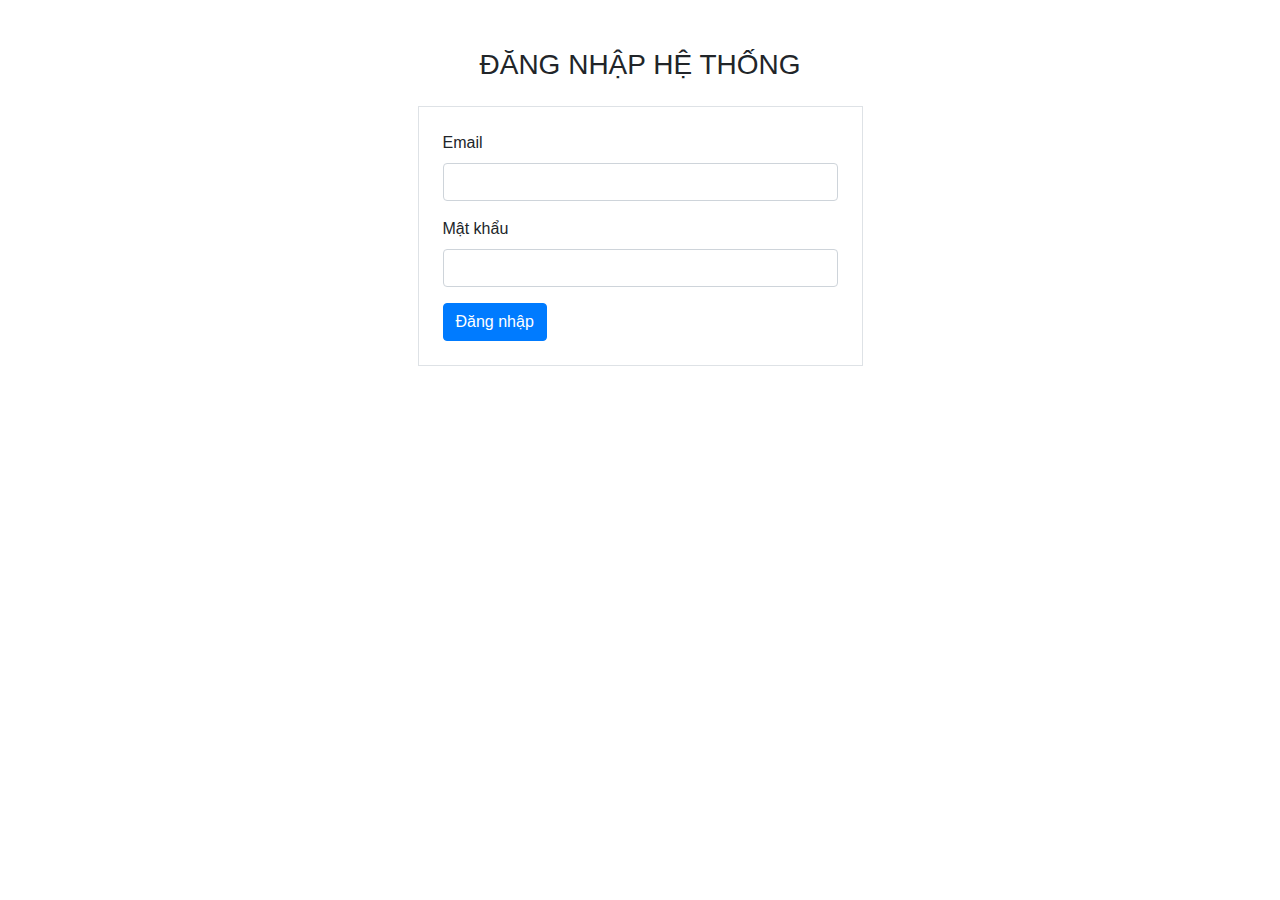
<file: LayoutCrm/login.html>
<!DOCTYPE html>
<html lang="en">
<head>
  <title>Bootstrap Example</title>
  <meta charset="utf-8">
  <meta name="viewport" content="width=device-width, initial-scale=1">
  <link rel="stylesheet" href="https://maxcdn.bootstrapcdn.com/bootstrap/4.3.1/css/bootstrap.min.css">
</head>
<body>

<div class="container">
  <div class="row mt-5">
    <div class="col-md-5 m-auto mt-5">
      <h3 class="text-center">ĐĂNG NHẬP HỆ THỐNG</h3>
      <div class="p-4 border mt-4">
        <form action="/action_page.php">
            <div class="form-group">
              <label>Email</label>
              <input type="email" class="form-control" name="email">
            </div>
            <div class="form-group">
              <label>Mật khẩu</label>
              <input type="password" class="form-control" name="password">
            </div>
            <button type="submit" class="btn btn-primary">Đăng nhập</button>
          </form>
      </div>
      </div>
  </div>
</div>

<script src="https://ajax.googleapis.com/ajax/libs/jquery/3.4.1/jquery.min.js"></script>
<script src="https://cdnjs.cloudflare.com/ajax/libs/popper.js/1.14.7/umd/popper.min.js"></script>
<script src="https://maxcdn.bootstrapcdn.com/bootstrap/4.3.1/js/bootstrap.min.js"></script>
</body>
</html>
</file>
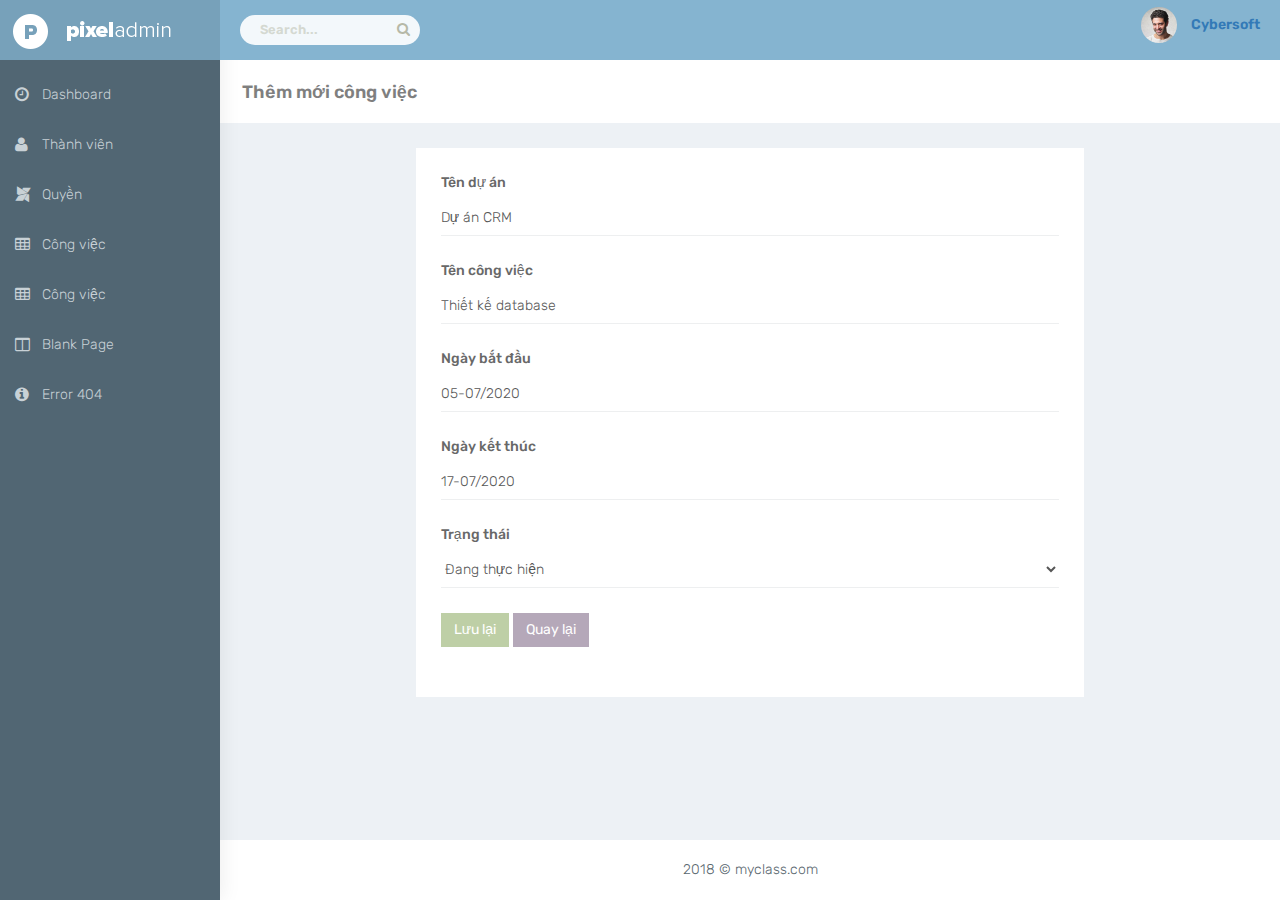
<file: LayoutCrm/profile-edit.html>
<!DOCTYPE html>
<html lang="en">

<head>
    <meta charset="utf-8">
    <meta http-equiv="X-UA-Compatible" content="IE=edge">
    <meta name="viewport" content="width=device-width, initial-scale=1">
    <meta name="description" content="">
    <meta name="author" content="">
    <link rel="icon" type="image/png" sizes="16x16" href="plugins/images/favicon.png">
    <title>Pixel Admin</title>
    <!-- Bootstrap Core CSS -->
    <link href="bootstrap/dist/css/bootstrap.min.css" rel="stylesheet">
    <!-- Menu CSS -->
    <link href="plugins/bower_components/sidebar-nav/dist/sidebar-nav.min.css" rel="stylesheet">
    <!-- animation CSS -->
    <link href="css/animate.css" rel="stylesheet">
    <!-- Custom CSS -->
    <link href="css/style.css" rel="stylesheet">
    <!-- color CSS -->
    <link href="css/colors/blue-dark.css" id="theme" rel="stylesheet">
    <!-- HTML5 Shim and Respond.js IE8 support of HTML5 elements and media queries -->
    <!-- WARNING: Respond.js doesn't work if you view the page via file:// -->
    <!--[if lt IE 9]>
    <script src="https://oss.maxcdn.com/libs/html5shiv/3.7.0/html5shiv.js"></script>
    <script src="https://oss.maxcdn.com/libs/respond.js/1.4.2/respond.min.js"></script>
<![endif]-->
</head>

<body>
    <!-- Preloader -->
    <div class="preloader">
        <div class="cssload-speeding-wheel"></div>
    </div>
    <div id="wrapper">
        <!-- Navigation -->
        <nav class="navbar navbar-default navbar-static-top m-b-0">
            <div class="navbar-header">
                <a class="navbar-toggle hidden-sm hidden-md hidden-lg " href="javascript:void(0)" data-toggle="collapse"
                    data-target=".navbar-collapse">
                    <i class="fa fa-bars"></i>
                </a>
                <div class="top-left-part">
                    <a class="logo" href="index.html">
                        <b>
                            <img src="plugins/images/pixeladmin-logo.png" alt="home" />
                        </b>
                        <span class="hidden-xs">
                            <img src="plugins/images/pixeladmin-text.png" alt="home" />
                        </span>
                    </a>
                </div>
                <ul class="nav navbar-top-links navbar-left m-l-20 hidden-xs">
                    <li>
                        <form role="search" class="app-search hidden-xs">
                            <input type="text" placeholder="Search..." class="form-control">
                            <a href="">
                                <i class="fa fa-search"></i>
                            </a>
                        </form>
                    </li>
                </ul>
                <ul class="nav navbar-top-links navbar-right pull-right">
                    <li>
                        <div class="dropdown">
                            <a class="profile-pic dropdown-toggle" data-toggle="dropdown" href="#">
                                <img src="plugins/images/users/varun.jpg" alt="user-img" width="36"
                                    class="img-circle" />
                                <b class="hidden-xs">Cybersoft</b>
                            </a>
                            <ul class="dropdown-menu">
                                <li><a href="profile.html">Thông tin cá nhân</a></li>
                                <li><a href="#">Thống kê công việc</a></li>
                                <li class="divider"></li>
                                <li><a href="#">Đăng xuất</a></li>
                            </ul>
                        </div>
                    </li>
                </ul>
            </div>
            <!-- /.navbar-header -->
            <!-- /.navbar-top-links -->
            <!-- /.navbar-static-side -->
        </nav>
        <!-- Left navbar-header -->
        <div class="navbar-default sidebar" role="navigation">
            <div class="sidebar-nav navbar-collapse slimscrollsidebar">
                <ul class="nav" id="side-menu">
                    <li style="padding: 10px 0 0;">
                        <a href="index.html" class="waves-effect"><i class="fa fa-clock-o fa-fw"
                                aria-hidden="true"></i><span class="hide-menu">Dashboard</span></a>
                    </li>
                    <li>
                        <a href="user-table.html" class="waves-effect"><i class="fa fa-user fa-fw"
                                aria-hidden="true"></i><span class="hide-menu">Thành viên</span></a>
                    </li>
                    <li>
                        <a href="role-table.html" class="waves-effect"><i class="fa fa-modx fa-fw"
                                aria-hidden="true"></i><span class="hide-menu">Quyền</span></a>
                    </li>
                    <li>
                        <a href="groupwork.html" class="waves-effect"><i class="fa fa-table fa-fw"
                                aria-hidden="true"></i><span class="hide-menu">Công việc</span></a>
                    </li>
                    <li>
                        <a href="task.html" class="waves-effect"><i class="fa fa-table fa-fw"
                                aria-hidden="true"></i><span class="hide-menu">Công việc</span></a>
                    </li>
                    <li>
                        <a href="blank.html" class="waves-effect"><i class="fa fa-columns fa-fw"
                                aria-hidden="true"></i><span class="hide-menu">Blank Page</span></a>
                    </li>
                    <li>
                        <a href="404.html" class="waves-effect"><i class="fa fa-info-circle fa-fw"
                                aria-hidden="true"></i><span class="hide-menu">Error 404</span></a>
                    </li>
                </ul>
            </div>
        </div>
        <!-- Left navbar-header end -->
        <!-- Page Content -->
        <div id="page-wrapper">
            <div class="container-fluid">
                <div class="row bg-title">
                    <div class="col-lg-3 col-md-4 col-sm-4 col-xs-12">
                        <h4 class="page-title">Thêm mới công việc</h4>
                    </div>
                </div>
                <!-- /.row -->
                <!-- .row -->
                <div class="row">
                    <div class="col-md-2 col-12"></div>
                    <div class="col-md-8 col-xs-12">
                        <div class="white-box">
                            <form class="form-horizontal form-material">
                                <div class="form-group">
                                    <label class="col-md-12">Tên dự án</label>
                                    <div class="col-md-12">
                                        <input type="text" readonly value="Dự án CRM" class="form-control form-control-line">
                                    </div>
                                </div>
                                <div class="form-group">
                                    <label class="col-md-12">Tên công việc</label>
                                    <div class="col-md-12">
                                        <input type="text" readonly value="Thiết kế database" class="form-control form-control-line">
                                    </div>
                                </div>
                                <div class="form-group">
                                    <label class="col-md-12">Ngày bắt đầu</label>
                                    <div class="col-md-12">
                                        <input type="text" readonly value="05-07/2020" class="form-control form-control-line"> 
                                    </div>
                                </div>
                                <div class="form-group">
                                    <label class="col-md-12">Ngày kết thúc</label>
                                    <div class="col-md-12">
                                        <input type="text" readonly value="17-07/2020" class="form-control form-control-line"> 
                                    </div>
                                </div>
                                <div class="form-group">
                                    <label class="col-md-12">Trạng thái</label>
                                    <div class="col-md-12">
                                        <select class="form-control form-control-line">
                                            <option>Chưa thực hiện</option>
                                            <option selected>Đang thực hiện</option>
                                            <option>Đã hoàn thành</option>
                                        </select>
                                    </div>
                                </div>
                                <div class="form-group">
                                    <div class="col-sm-12">
                                        <button type="submit" class="btn btn-success">Lưu lại</button>
                                        <a href="profile.html" class="btn btn-primary">Quay lại</a>
                                    </div>
                                </div>
                            </form>
                        </div>
                    </div>
                    <div class="col-md-2 col-12"></div>
                </div>
                <!-- /.row -->
            </div>
            <!-- /.container-fluid -->
            <footer class="footer text-center"> 2018 &copy; myclass.com </footer>
        </div>
        <!-- /#page-wrapper -->
    </div>
    <!-- /#wrapper -->
    <!-- jQuery -->
    <script src="plugins/bower_components/jquery/dist/jquery.min.js"></script>
    <!-- Bootstrap Core JavaScript -->
    <script src="bootstrap/dist/js/bootstrap.min.js"></script>
    <!-- Menu Plugin JavaScript -->
    <script src="plugins/bower_components/sidebar-nav/dist/sidebar-nav.min.js"></script>
    <!--slimscroll JavaScript -->
    <script src="js/jquery.slimscroll.js"></script>
    <!--Wave Effects -->
    <script src="js/waves.js"></script>
    <!-- Custom Theme JavaScript -->
    <script src="js/custom.min.js"></script>
</body>

</html>
</file>
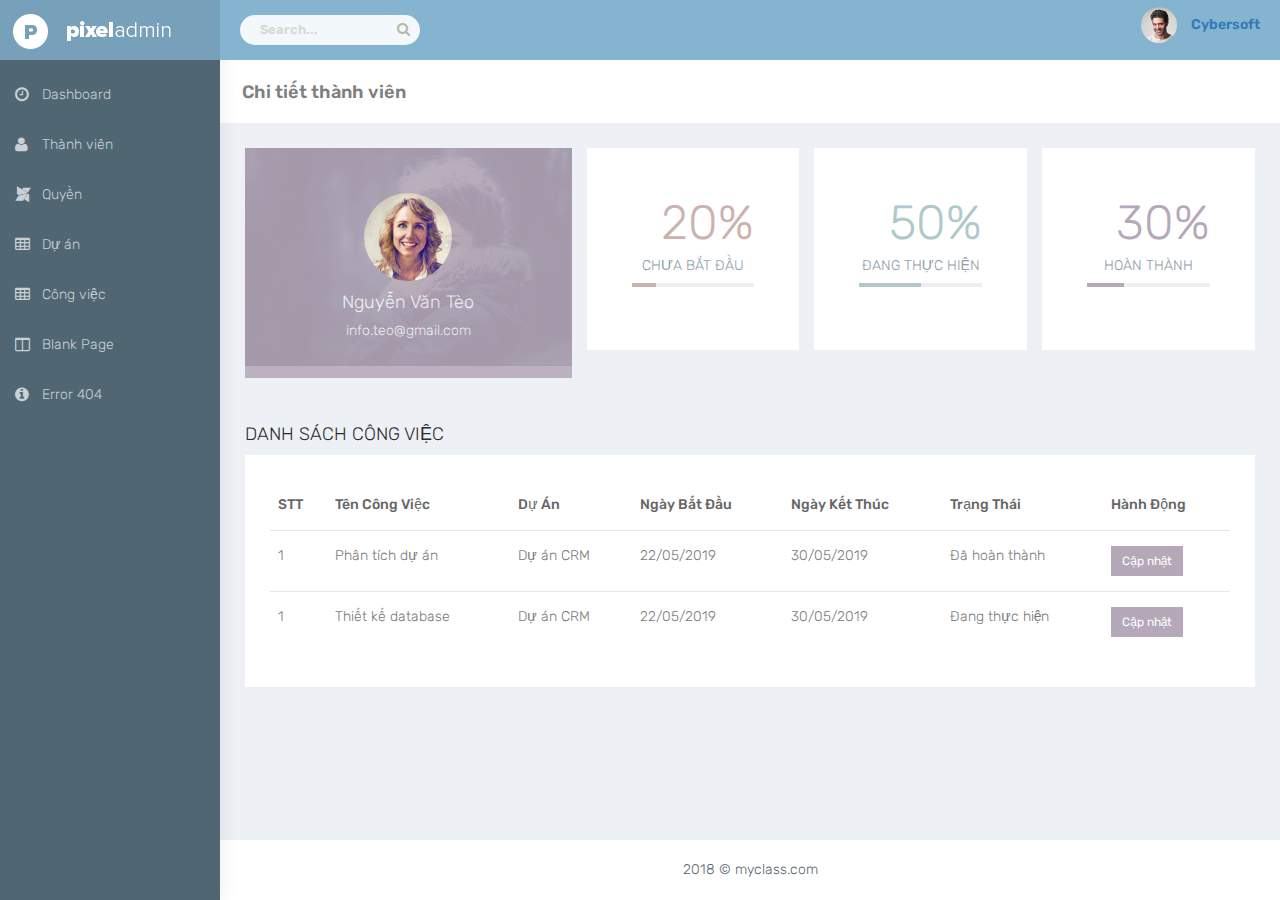
<file: LayoutCrm/profile.html>
<!DOCTYPE html>
<html lang="en">

<head>
    <meta charset="utf-8">
    <meta http-equiv="X-UA-Compatible" content="IE=edge">
    <meta name="viewport" content="width=device-width, initial-scale=1">
    <meta name="description" content="">
    <meta name="author" content="">
    <link rel="icon" type="image/png" sizes="16x16" href="plugins/images/favicon.png">
    <title>Pixel Admin</title>
    <!-- Bootstrap Core CSS -->
    <link href="bootstrap/dist/css/bootstrap.min.css" rel="stylesheet">
    <!-- Menu CSS -->
    <link href="plugins/bower_components/sidebar-nav/dist/sidebar-nav.min.css" rel="stylesheet">
    <!-- animation CSS -->
    <link href="css/animate.css" rel="stylesheet">
    <!-- Custom CSS -->
    <link href="css/style.css" rel="stylesheet">
    <!-- color CSS -->
    <link href="css/colors/blue-dark.css" id="theme" rel="stylesheet">
    <!-- HTML5 Shim and Respond.js IE8 support of HTML5 elements and media queries -->
    <!-- WARNING: Respond.js doesn't work if you view the page via file:// -->
    <!--[if lt IE 9]>
    <script src="https://oss.maxcdn.com/libs/html5shiv/3.7.0/html5shiv.js"></script>
    <script src="https://oss.maxcdn.com/libs/respond.js/1.4.2/respond.min.js"></script>
<![endif]-->
</head>

<body>
    <!-- Preloader -->
    <div class="preloader">
        <div class="cssload-speeding-wheel"></div>
    </div>
    <div id="wrapper">
        <!-- Navigation -->
        <nav class="navbar navbar-default navbar-static-top m-b-0">
            <div class="navbar-header">
                <a class="navbar-toggle hidden-sm hidden-md hidden-lg " href="javascript:void(0)" data-toggle="collapse"
                    data-target=".navbar-collapse">
                    <i class="fa fa-bars"></i>
                </a>
                <div class="top-left-part">
                    <a class="logo" href="index.html">
                        <b>
                            <img src="plugins/images/pixeladmin-logo.png" alt="home" />
                        </b>
                        <span class="hidden-xs">
                            <img src="plugins/images/pixeladmin-text.png" alt="home" />
                        </span>
                    </a>
                </div>
                <ul class="nav navbar-top-links navbar-left m-l-20 hidden-xs">
                    <li>
                        <form role="search" class="app-search hidden-xs">
                            <input type="text" placeholder="Search..." class="form-control">
                            <a href="">
                                <i class="fa fa-search"></i>
                            </a>
                        </form>
                    </li>
                </ul>
                <ul class="nav navbar-top-links navbar-right pull-right">
                    <li>
                        <div class="dropdown">
                            <a class="profile-pic dropdown-toggle" data-toggle="dropdown" href="#">
                                <img src="plugins/images/users/varun.jpg" alt="user-img" width="36"
                                    class="img-circle" />
                                <b class="hidden-xs">Cybersoft</b>
                            </a>
                            <ul class="dropdown-menu">
                                <li><a href="profile.html">Thông tin cá nhân</a></li>
                                <li><a href="#">Thống kê công việc</a></li>
                                <li class="divider"></li>
                                <li><a href="#">Đăng xuất</a></li>
                            </ul>
                        </div>
                    </li>
                </ul>
            </div>
            <!-- /.navbar-header -->
            <!-- /.navbar-top-links -->
            <!-- /.navbar-static-side -->
        </nav>
        <!-- Left navbar-header -->
        <div class="navbar-default sidebar" role="navigation">
            <div class="sidebar-nav navbar-collapse slimscrollsidebar">
                <ul class="nav" id="side-menu">
                    <li style="padding: 10px 0 0;">
                        <a href="index.html" class="waves-effect"><i class="fa fa-clock-o fa-fw"
                                aria-hidden="true"></i><span class="hide-menu">Dashboard</span></a>
                    </li>
                    <li>
                        <a href="user-table.html" class="waves-effect"><i class="fa fa-user fa-fw"
                                aria-hidden="true"></i><span class="hide-menu">Thành viên</span></a>
                    </li>
                    <li>
                        <a href="role-table.html" class="waves-effect"><i class="fa fa-modx fa-fw"
                                aria-hidden="true"></i><span class="hide-menu">Quyền</span></a>
                    </li>
                    <li>
                        <a href="groupwork.html" class="waves-effect"><i class="fa fa-table fa-fw"
                                aria-hidden="true"></i><span class="hide-menu">Dự án</span></a>
                    </li>
                    <li>
                        <a href="task.html" class="waves-effect"><i class="fa fa-table fa-fw"
                                aria-hidden="true"></i><span class="hide-menu">Công việc</span></a>
                    </li>
                    <li>
                        <a href="blank.html" class="waves-effect"><i class="fa fa-columns fa-fw"
                                aria-hidden="true"></i><span class="hide-menu">Blank Page</span></a>
                    </li>
                    <li>
                        <a href="404.html" class="waves-effect"><i class="fa fa-info-circle fa-fw"
                                aria-hidden="true"></i><span class="hide-menu">Error 404</span></a>
                    </li>
                </ul>
            </div>
        </div>
        <!-- Left navbar-header end -->
        <!-- Page Content -->
        <div id="page-wrapper">
            <div class="container-fluid">
                <div class="row bg-title">
                    <div class="col-lg-3 col-md-4 col-sm-4 col-xs-12">
                        <h4 class="page-title">Chi tiết thành viên</h4>
                    </div>
                </div>
                <!-- /.row -->
                <!-- .row -->
                <div class="row">
                    <div class="col-md-4 col-xs-12">
                        <div class="white-box">
                            <div class="user-bg"> <img width="100%" alt="user" src="plugins/images/large/img1.jpg">
                                <div class="overlay-box">
                                    <div class="user-content">
                                        <a href="javascript:void(0)"><img src="plugins/images/users/genu.jpg"
                                                class="thumb-lg img-circle" alt="img"></a>
                                        <h4 class="text-white">Nguyễn Văn Tèo</h4>
                                        <h5 class="text-white">info.teo@gmail.com</h5>
                                    </div>
                                </div>
                            </div>

                        </div>
                    </div>
                    <div class="col-md-8 col-xs-12">
                        <!-- BEGIN THỐNG KÊ -->
                        <div class="row">
                            <!--col -->
                            <div class="col-lg-4 col-md-4 col-sm-12 col-xs-12">
                                <div class="white-box">
                                    <div class="col-in row">
                                        <div class="col-xs-12">
                                            <h3 class="counter text-right m-t-15 text-danger">20%</h3>
                                        </div>
                                        <div class="col-xs-12">
                                            <i data-icon="E" class="linea-icon linea-basic"></i>
                                            <h5 class="text-muted vb text-center">CHƯA BẮT ĐẦU</h5>
                                        </div>
                                        <div class="col-md-12 col-sm-12 col-xs-12">
                                            <div class="progress">
                                                <div class="progress-bar progress-bar-danger" role="progressbar"
                                                    aria-valuenow="40" aria-valuemin="0" aria-valuemax="100"
                                                    style="width: 20%"></div>
                                            </div>
                                        </div>
                                    </div>
                                </div>
                            </div>
                            <!-- /.col -->
                            <!--col -->
                            <div class="col-lg-4 col-md-4 col-sm-12 col-xs-12">
                                <div class="white-box">
                                    <div class="col-in row">
                                        <div class="col-xs-12">
                                            <h3 class="counter text-right m-t-15 text-megna">50%</h3>
                                        </div>
                                        <div class="col-xs-12">
                                            <i class="linea-icon linea-basic" data-icon="&#xe01b;"></i>
                                            <h5 class="text-muted vb text-center">ĐANG THỰC HIỆN</h5>
                                        </div>
                                        <div class="col-md-12 col-sm-12 col-xs-12">
                                            <div class="progress">
                                                <div class="progress-bar progress-bar-megna" role="progressbar"
                                                    aria-valuenow="40" aria-valuemin="0" aria-valuemax="100"
                                                    style="width: 50%"></div>
                                            </div>
                                        </div>
                                    </div>
                                </div>
                            </div>
                            <!-- /.col -->
                            <!--col -->
                            <div class="col-lg-4 col-md-4 col-sm-12 col-xs-12">
                                <div class="white-box">
                                    <div class="col-in row">
                                        <div class="col-xs-12">
                                            <h3 class="counter text-right m-t-15 text-primary">30%</h3>
                                        </div>
                                        <div class="col-xs-12">
                                            <i class="linea-icon linea-basic" data-icon="&#xe00b;"></i>
                                            <h5 class="text-muted vb text-center">HOÀN THÀNH</h5>
                                        </div>
                                        <div class="col-md-12 col-sm-12 col-xs-12">
                                            <div class="progress">
                                                <div class="progress-bar progress-bar-primary" role="progressbar"
                                                    aria-valuenow="40" aria-valuemin="0" aria-valuemax="100"
                                                    style="width: 30%"></div>
                                            </div>
                                        </div>
                                    </div>
                                </div>
                            </div>
                            <!-- /.col -->
                        </div>
                        <!-- END THỐNG KÊ -->

                    </div>
                </div><br />
                <!-- /.row -->
                <!-- BEGIN DANH SÁCH CÔNG VIỆC -->
                <h4>DANH SÁCH CÔNG VIỆC</h4>
                <div class="row">
                    <div class="col-sm-12">
                        <div class="white-box">
                            <div class="table-responsive">
                                <table class="table" id="example">
                                    <thead>
                                        <tr>
                                            <th>STT</th>
                                            <th>Tên Công Việc</th>
                                            <th>Dự Án</th>
                                            <th>Ngày Bắt Đầu</th>
                                            <th>Ngày Kết Thúc</th>
                                            <th>Trạng Thái</th>
                                            <th>Hành Động</th>
                                        </tr>
                                    </thead>
                                    <tbody>
                                        <tr>
                                            <td>1</td>
                                            <td>Phân tích dự án</td>
                                            <td>Dự án CRM</td>
                                            <td>22/05/2019</td>
                                            <td>30/05/2019</td>
                                            <td>Đã hoàn thành</td>
                                            <td>
                                                <a href="profile-edit.html" class="btn btn-sm btn-primary">Cập nhật</a>
                                            </td>
                                        </tr>
                                        <tr>
                                            <td>1</td>
                                            <td>Thiết kế database</td>
                                            <td>Dự án CRM</td>
                                            <td>22/05/2019</td>
                                            <td>30/05/2019</td>
                                            <td>Đang thực hiện</td>
                                            <td>
                                                <a href="profile-edit.html" class="btn btn-sm btn-primary">Cập nhật</a>
                                            </td>
                                        </tr>
                                    </tbody>
                                </table>
                            </div>
                        </div>
                    </div>
                </div>
                <!-- END DANH SÁCH CÔNG VIỆC -->
            </div>
            <!-- /.container-fluid -->
            <footer class="footer text-center"> 2018 &copy; myclass.com </footer>
        </div>
        <!-- /#page-wrapper -->
    </div>
    <!-- /#wrapper -->
    <!-- jQuery -->
    <script src="plugins/bower_components/jquery/dist/jquery.min.js"></script>
    <!-- Bootstrap Core JavaScript -->
    <script src="bootstrap/dist/js/bootstrap.min.js"></script>
    <!-- Menu Plugin JavaScript -->
    <script src="plugins/bower_components/sidebar-nav/dist/sidebar-nav.min.js"></script>
    <!--slimscroll JavaScript -->
    <script src="js/jquery.slimscroll.js"></script>
    <!--Wave Effects -->
    <script src="js/waves.js"></script>
    <!-- Custom Theme JavaScript -->
    <script src="js/custom.min.js"></script>
</body>

</html>
</file>
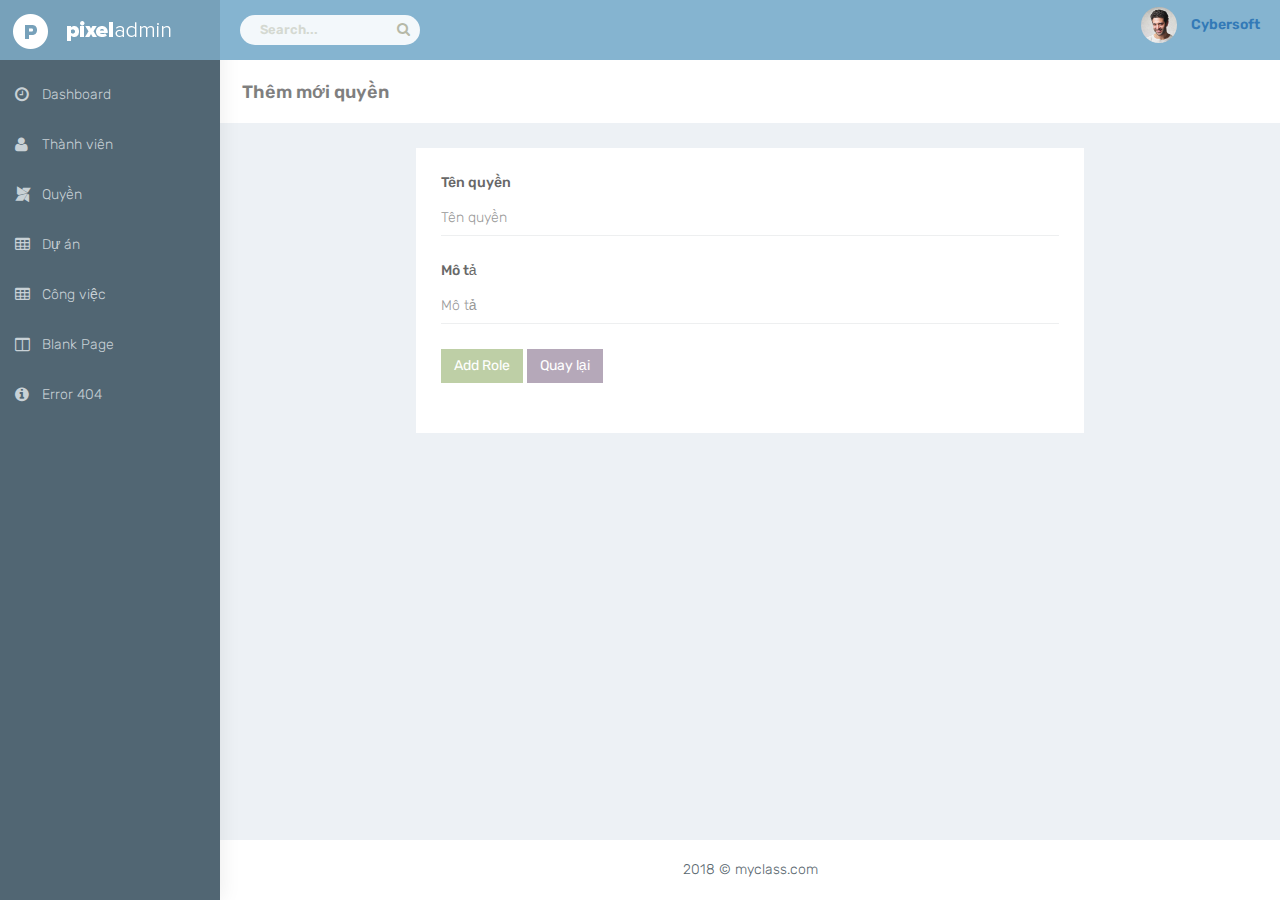
<file: LayoutCrm/role-add.html>
<!DOCTYPE html>
<html lang="en">

<head>
    <meta charset="utf-8">
    <meta http-equiv="X-UA-Compatible" content="IE=edge">
    <meta name="viewport" content="width=device-width, initial-scale=1">
    <meta name="description" content="">
    <meta name="author" content="">
    <link rel="icon" type="image/png" sizes="16x16" href="plugins/images/favicon.png">
    <title>Pixel Admin</title>
    <!-- Bootstrap Core CSS -->
    <link href="bootstrap/dist/css/bootstrap.min.css" rel="stylesheet">
    <!-- Menu CSS -->
    <link href="plugins/bower_components/sidebar-nav/dist/sidebar-nav.min.css" rel="stylesheet">
    <!-- animation CSS -->
    <link href="css/animate.css" rel="stylesheet">
    <!-- Custom CSS -->
    <link href="css/style.css" rel="stylesheet">
    <!-- color CSS -->
    <link href="css/colors/blue-dark.css" id="theme" rel="stylesheet">
    <!-- toast CSS -->
    <link href="plugins/bower_components/toast-master/css/jquery.toast.css" rel="stylesheet">
    <!-- HTML5 Shim and Respond.js IE8 support of HTML5 elements and media queries -->
    <!-- WARNING: Respond.js doesn't work if you view the page via file:// -->
    <!--[if lt IE 9]>
    <script src="https://oss.maxcdn.com/libs/html5shiv/3.7.0/html5shiv.js"></script>
    <script src="https://oss.maxcdn.com/libs/respond.js/1.4.2/respond.min.js"></script>
<![endif]-->
</head>

<body>
    <!-- Preloader -->
    <div class="preloader">
        <div class="cssload-speeding-wheel"></div>
    </div>
    <div id="wrapper">
        <!-- Navigation -->
        <nav class="navbar navbar-default navbar-static-top m-b-0">
                <div class="navbar-header"> 
                    <a class="navbar-toggle hidden-sm hidden-md hidden-lg " href="javascript:void(0)" data-toggle="collapse" data-target=".navbar-collapse">
                        <i class="fa fa-bars"></i>
                    </a>
                    <div class="top-left-part">
                        <a class="logo" href="index.html">
                            <b>
                                <img src="plugins/images/pixeladmin-logo.png" alt="home" />
                            </b>
                            <span class="hidden-xs">
                                <img src="plugins/images/pixeladmin-text.png" alt="home" />
                            </span>
                        </a>
                    </div>
                    <ul class="nav navbar-top-links navbar-left m-l-20 hidden-xs">
                        <li>
                            <form role="search" class="app-search hidden-xs">
                                <input type="text" placeholder="Search..." class="form-control"> 
                                <a href="">
                                    <i class="fa fa-search"></i>
                                </a>
                            </form>
                        </li>
                    </ul>
                    <ul class="nav navbar-top-links navbar-right pull-right">
                        <li>
                            <div class="dropdown">
                                <a class="profile-pic dropdown-toggle" data-toggle="dropdown" href="#"> 
                                    <img src="plugins/images/users/varun.jpg" alt="user-img" width="36" class="img-circle" />
                                    <b class="hidden-xs">Cybersoft</b> 
                                </a>
                                <ul class="dropdown-menu">
                                    <li><a href="profile.html">Thông tin cá nhân</a></li>
                                    <li><a href="#">Thống kê công việc</a></li>
                                    <li class="divider"></li>
                                    <li><a href="#">Đăng xuất</a></li>
                                </ul>
                            </div>
                        </li>
                    </ul>
                </div>
                <!-- /.navbar-header -->
                <!-- /.navbar-top-links -->
                <!-- /.navbar-static-side -->
            </nav>
        <!-- Left navbar-header -->
        <div class="navbar-default sidebar" role="navigation">
            <div class="sidebar-nav navbar-collapse slimscrollsidebar">
                <ul class="nav" id="side-menu">
                    <li style="padding: 10px 0 0;">
                        <a href="index.html" class="waves-effect"><i class="fa fa-clock-o fa-fw"
                                aria-hidden="true"></i><span class="hide-menu">Dashboard</span></a>
                    </li>
                    <li>
                        <a href="user-table.html" class="waves-effect"><i class="fa fa-user fa-fw"
                                aria-hidden="true"></i><span class="hide-menu">Thành viên</span></a>
                    </li>
                    <li>
                        <a href="role-table.html" class="waves-effect"><i class="fa fa-modx fa-fw"
                                aria-hidden="true"></i><span class="hide-menu">Quyền</span></a>
                    </li>
                    <li>
                        <a href="groupwork.html" class="waves-effect"><i class="fa fa-table fa-fw"
                                aria-hidden="true"></i><span class="hide-menu">Dự án</span></a>
                    </li>
                    <li>
                        <a href="task.html" class="waves-effect"><i class="fa fa-table fa-fw"
                                aria-hidden="true"></i><span class="hide-menu">Công việc</span></a>
                    </li>
                    <li>
                        <a href="blank.html" class="waves-effect"><i class="fa fa-columns fa-fw"
                                aria-hidden="true"></i><span class="hide-menu">Blank Page</span></a>
                    </li>
                    <li>
                        <a href="404.html" class="waves-effect"><i class="fa fa-info-circle fa-fw"
                                aria-hidden="true"></i><span class="hide-menu">Error 404</span></a>
                    </li>
                </ul>
            </div>
        </div>
        <!-- Left navbar-header end -->
        <!-- Page Content -->
        <div id="page-wrapper">
            <div class="container-fluid">
                <div class="row bg-title">
                    <div class="col-lg-3 col-md-4 col-sm-4 col-xs-12">
                        <h4 class="page-title">Thêm mới quyền</h4>
                    </div>
                </div>
                <!-- /.row -->
                <!-- .row -->
                <div class="row">
                    <div class="col-md-2 col-12"></div>
                    <div class="col-md-8 col-xs-12">
                        <div class="white-box">
                            <!-- <form action="http://localhost:8080/crm/role" method="post" class="form-horizontal form-material"> -->
                            <form class="form-horizontal form-material">
                                <div class="form-group">
                                    <label class="col-md-12">Tên quyền</label>
                                    <div class="col-md-12">
                                        <input id="role" type="text" placeholder="Tên quyền"
                                            class="form-control form-control-line" />
                                    </div>
                                </div>
                                <div class="form-group">
                                    <label class="col-md-12">Mô tả</label>
                                    <div class="col-md-12">
                                        <input id="description" type="text" placeholder="Mô tả" class="form-control form-control-line" />
                                    </div>
                                </div>
                                <div class="form-group">
                                    <div class="col-sm-12">
                                        <button id="btn-save-role" type="submit" class="btn btn-success">Add Role</button>
                                        <a href="role-table.html" class="btn btn-primary">Quay lại</a>
                                    </div>
                                </div>
                            </form>
                        </div>
                    </div>
                    <div class="col-md-2 col-12"></div>
                </div>
                <!-- /.row -->
            </div>
            <!-- /.container-fluid -->
            <footer class="footer text-center"> 2018 &copy; myclass.com </footer>
        </div>
        <!-- /#page-wrapper -->
    </div>
    <!-- /#wrapper -->
    <!-- jQuery -->
    <script src="plugins/bower_components/jquery/dist/jquery.min.js"></script>
    <!-- Bootstrap Core JavaScript -->
    <script src="bootstrap/dist/js/bootstrap.min.js"></script>
    <!-- Menu Plugin JavaScript -->
    <script src="plugins/bower_components/sidebar-nav/dist/sidebar-nav.min.js"></script>
    <!--slimscroll JavaScript -->
    <script src="js/jquery.slimscroll.js"></script>
    <!--Wave Effects -->
    <script src="js/waves.js"></script>
    <!-- Custom Theme JavaScript -->
    <script src="plugins/bower_components/toast-master/js/jquery.toast.js"></script>
    <script src="js/custom.min.js"></script>
    <script src="js/role.js"></script>
</body>

</html>
</file>
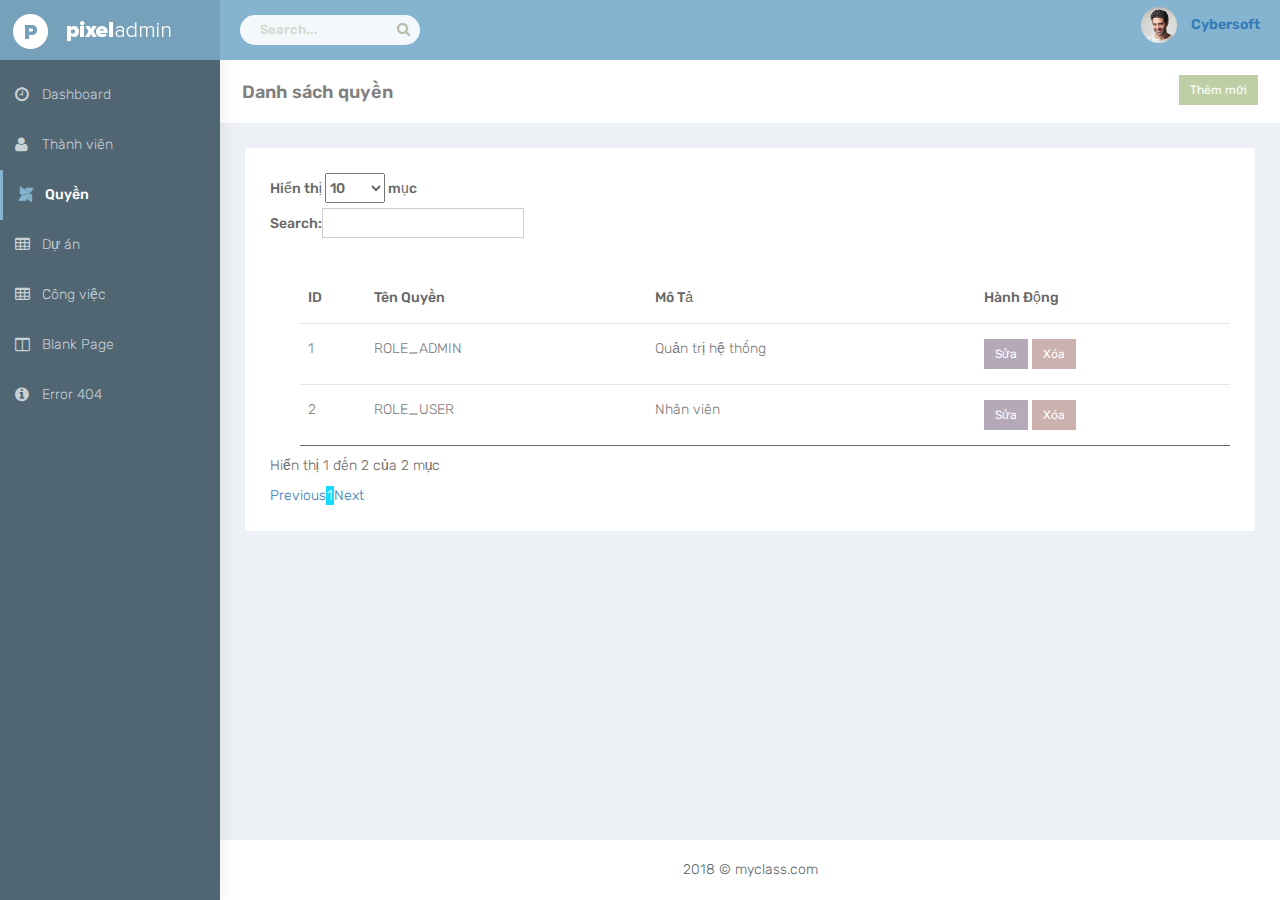
<file: LayoutCrm/role-table.html>
<!DOCTYPE html>
<html lang="en">

<head>
    <meta charset="utf-8">
    <meta http-equiv="X-UA-Compatible" content="IE=edge">
    <meta name="viewport" content="width=device-width, initial-scale=1">
    <meta name="description" content="">
    <meta name="author" content="">
    <link rel="icon" type="image/png" sizes="16x16" href="plugins/images/favicon.png">
    <title>Pixel Admin</title>
    <!-- Bootstrap Core CSS -->
    <link href="bootstrap/dist/css/bootstrap.min.css" rel="stylesheet">
    <!-- Menu CSS -->
    <link href="plugins/bower_components/sidebar-nav/dist/sidebar-nav.min.css" rel="stylesheet">
    <link rel="stylesheet" href="https://cdn.datatables.net/1.10.19/css/jquery.dataTables.min.css">
    <!-- animation CSS -->
    <link href="css/animate.css" rel="stylesheet">
    <!-- Custom CSS -->
    <link href="css/style.css" rel="stylesheet">
    <!-- color CSS -->
    <link href="css/colors/blue-dark.css" id="theme" rel="stylesheet">
    <link rel="stylesheet" href="./css/custom.css">
    <link rel="stylesheet" href="./css/role.css">
    <link href="plugins/bower_components/toast-master/css/jquery.toast.css" rel="stylesheet">
    <!-- HTML5 Shim and Respond.js IE8 support of HTML5 elements and media queries -->
    <!-- WARNING: Respond.js doesn't work if you view the page via file:// -->
    <!--[if lt IE 9]>
    <script src="https://oss.maxcdn.com/libs/html5shiv/3.7.0/html5shiv.js"></script>
    <script src="https://oss.maxcdn.com/libs/respond.js/1.4.2/respond.min.js"></script>
<![endif]-->
</head>

<body>
    <!-- Preloader -->
    <div class="preloader">
        <div class="cssload-speeding-wheel"></div>
    </div>
    <div id="wrapper">
        <!-- Navigation -->
        <nav class="navbar navbar-default navbar-static-top m-b-0">
                <div class="navbar-header"> 
                    <a class="navbar-toggle hidden-sm hidden-md hidden-lg " href="javascript:void(0)" data-toggle="collapse" data-target=".navbar-collapse">
                        <i class="fa fa-bars"></i>
                    </a>
                    <div class="top-left-part">
                        <a class="logo" href="index.html">
                            <b>
                                <img src="plugins/images/pixeladmin-logo.png" alt="home" />
                            </b>
                            <span class="hidden-xs">
                                <img src="plugins/images/pixeladmin-text.png" alt="home" />
                            </span>
                        </a>
                    </div>
                    <ul class="nav navbar-top-links navbar-left m-l-20 hidden-xs">
                        <li>
                            <form role="search" class="app-search hidden-xs">
                                <input type="text" placeholder="Search..." class="form-control"> 
                                <a href="">
                                    <i class="fa fa-search"></i>
                                </a>
                            </form>
                        </li>
                    </ul>
                    <ul class="nav navbar-top-links navbar-right pull-right">
                        <li>
                            <div class="dropdown">
                                <a class="profile-pic dropdown-toggle" data-toggle="dropdown" href="#"> 
                                    <img src="plugins/images/users/varun.jpg" alt="user-img" width="36" class="img-circle" />
                                    <b class="hidden-xs">Cybersoft</b> 
                                </a>
                                <ul class="dropdown-menu">
                                    <li><a href="profile.html">Thông tin cá nhân</a></li>
                                    <li><a href="#">Thống kê công việc</a></li>
                                    <li class="divider"></li>
                                    <li><a href="#">Đăng xuất</a></li>
                                </ul>
                            </div>
                        </li>
                    </ul>
                </div>
                <!-- /.navbar-header -->
                <!-- /.navbar-top-links -->
                <!-- /.navbar-static-side -->
            </nav>
        <!-- Left navbar-header -->
        <div class="navbar-default sidebar" role="navigation">
            <div class="sidebar-nav navbar-collapse slimscrollsidebar">
                <ul class="nav" id="side-menu">
                    <li style="padding: 10px 0 0;">
                        <a href="index.html" class="waves-effect"><i class="fa fa-clock-o fa-fw"
                                aria-hidden="true"></i><span class="hide-menu">Dashboard</span></a>
                    </li>
                    <li>
                        <a href="user-table.html" class="waves-effect"><i class="fa fa-user fa-fw"
                                aria-hidden="true"></i><span class="hide-menu">Thành viên</span></a>
                    </li>
                    <li>
                        <a href="role-table.html" class="waves-effect"><i class="fa fa-modx fa-fw"
                                aria-hidden="true"></i><span class="hide-menu">Quyền</span></a>
                    </li>
                    <li>
                        <a href="groupwork.html" class="waves-effect"><i class="fa fa-table fa-fw"
                                aria-hidden="true"></i><span class="hide-menu">Dự án</span></a>
                    </li>
                    <li>
                        <a href="task.html" class="waves-effect"><i class="fa fa-table fa-fw"
                                aria-hidden="true"></i><span class="hide-menu">Công việc</span></a>
                    </li>
                    <li>
                        <a href="blank.html" class="waves-effect"><i class="fa fa-columns fa-fw"
                                aria-hidden="true"></i><span class="hide-menu">Blank Page</span></a>
                    </li>
                    <li>
                        <a href="404.html" class="waves-effect"><i class="fa fa-info-circle fa-fw"
                                aria-hidden="true"></i><span class="hide-menu">Error 404</span></a>
                    </li>
                </ul>
            </div>
        </div>
        <!-- Left navbar-header end -->
        <!-- Page Content -->
        <div id="page-wrapper">
            <div class="container-fluid">
                <div class="row bg-title">
                    <div class="col-lg-3 col-md-4 col-sm-4 col-xs-12">
                        <h4 class="page-title">Danh sách quyền</h4>
                    </div>
                    <div class="col-lg-9 col-sm-8 col-md-8 col-xs-12 text-right">
                        <a href="role-add.html" class="btn btn-sm btn-success btn-add-role">Thêm mới</a>
                    </div>
                    <!-- /.col-lg-12 -->
                </div>
                <!-- /row -->
                <div class="row">
                    <div class="col-sm-12">
                        <div class="white-box">
                            <div class="table-responsive">
                                <table class="table" id="example">
                                    <thead>
                                        <tr>
                                            <th>ID</th>
                                            <th>Tên Quyền</th>
                                            <th>Mô Tả</th>
                                            <th>Hành Động</th>
                                        </tr>
                                    </thead>
                                    <tbody>
                                        <tr>
                                            <td>1</td>
                                            <td>ROLE_ADMIN</td>
                                            <td>Quản trị hệ thống</td>
                                            <td>
                                                <a href="#" class="btn btn-sm btn-primary">Sửa</a>
                                                <a href="#" class="btn btn-sm btn-danger">Xóa</a>
                                            </td>
                                        </tr>
                                        <tr>
                                            <td>2</td>
                                            <td>ROLE_USER</td>
                                            <td>Nhân viên</td>
                                            <td>
                                                <a href="#" class="btn btn-sm btn-primary">Sửa</a>
                                                <a href="#" class="btn btn-sm btn-danger">Xóa</a>
                                            </td>
                                        </tr>
                                    </tbody>
                                </table>
                            </div>
                        </div>
                    </div>
                </div>
                <!-- /.row -->
            </div>
            <div>
                <dialog id="edit-submit" class="site-dialog">
                        <div class="form-group">
                            <label class="col-md-12">Tên quyền</label>
                            <div class="col-md-12">
                                <input id="role" type="text" placeholder="Tên quyền" class="form-control form-control-line" />
                            </div>
                        </div>
                        <div class="form-group">
                            <label class="col-md-12">Mô tả</label>
                            <div class="col-md-12">
                                <input id="description" type="text" placeholder="Mô tả" class="form-control form-control-line" />
                            </div>
                        </div>
                        <div class="form-group">
                            <div class="col-sm-12">
                                <button id="btn-edit-role-submit" type="submit" class="btn btn-success btn-edit-role-submit">Sửa</button>
                                <a href="role-table.html" id="btn-cancel-edit" class="btn btn-primary">Hủy</a>
                            </div>
                        </div>
                </dialog>
            </div>
            <!-- /.container-fluid -->
            <footer class="footer text-center"> 2018 &copy; myclass.com </footer>
        </div>
        <!-- /#page-wrapper -->
    </div>
    <!-- /#wrapper -->
    <!-- jQuery -->
    <script src="plugins/bower_components/jquery/dist/jquery.min.js"></script>
    <!-- Bootstrap Core JavaScript -->
    <script src="bootstrap/dist/js/bootstrap.min.js"></script>
    <!-- Menu Plugin JavaScript -->
    <script src="plugins/bower_components/sidebar-nav/dist/sidebar-nav.min.js"></script>
    <!--slimscroll JavaScript -->
    <script src="js/jquery.slimscroll.js"></script>
    <script src="js/jquery.dataTables.js"></script>
    <!--Wave Effects -->
    <script src="js/waves.js"></script>
    
    <script src="plugins/bower_components/toast-master/js/jquery.toast.js"></script>

    <!-- Custom Theme JavaScript -->
    <script src="js/custom.min.js"></script>
    <script>
        $(document).ready(function () {
            $('#example').DataTable();
        });
    </script>
    <script src="js/role.js"></script>
    <!-- <script src="custom/index.js"></script> -->
</body>

</html>
</file>
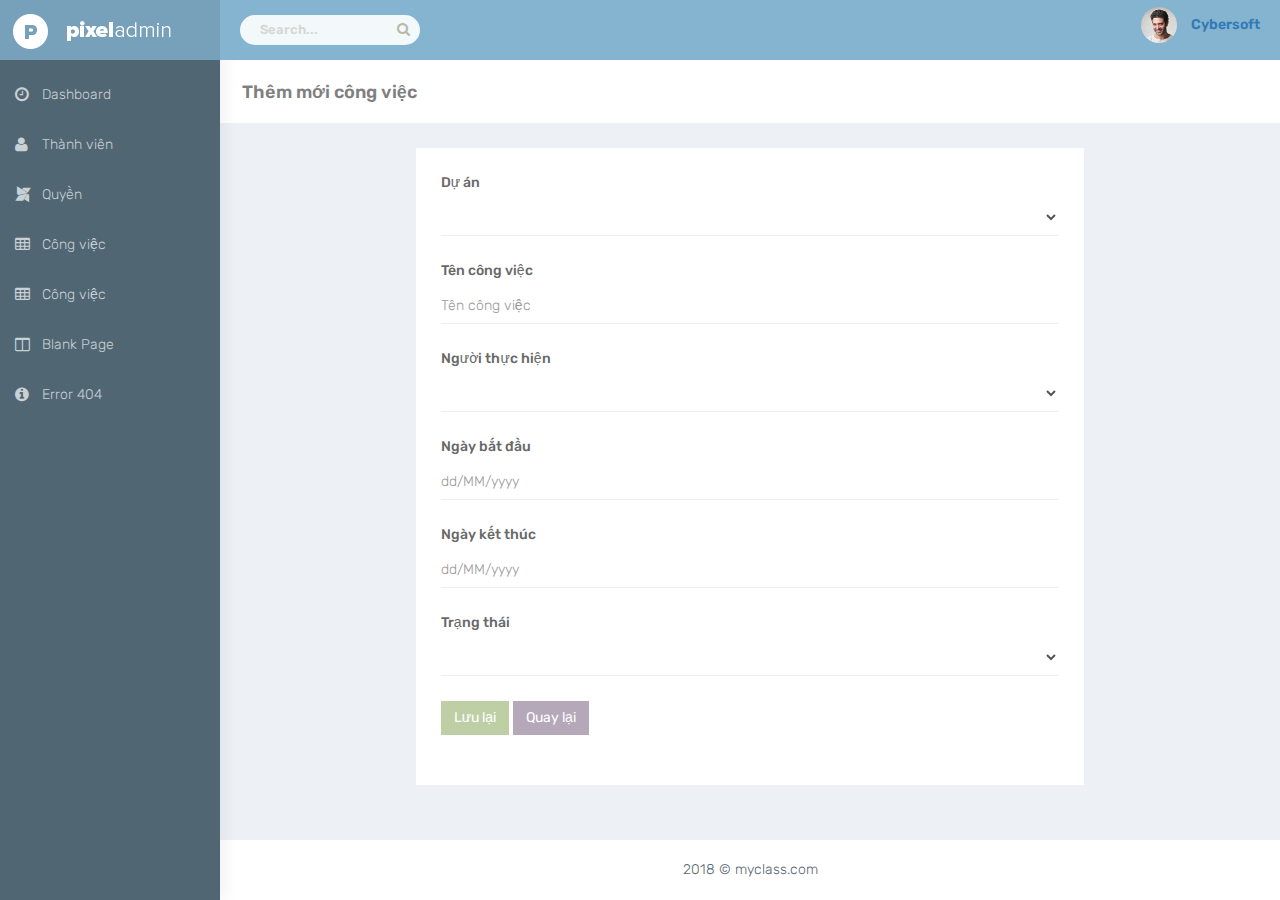
<file: LayoutCrm/task-add.html>
<!DOCTYPE html>
<html lang="en">

<head>
    <meta charset="utf-8">
    <meta http-equiv="X-UA-Compatible" content="IE=edge">
    <meta name="viewport" content="width=device-width, initial-scale=1">
    <meta name="description" content="">
    <meta name="author" content="">
    <link rel="icon" type="image/png" sizes="16x16" href="plugins/images/favicon.png">
    <title>Pixel Admin</title>
    <!-- Bootstrap Core CSS -->
    <link href="bootstrap/dist/css/bootstrap.min.css" rel="stylesheet">
    <!-- Menu CSS -->
    <link href="plugins/bower_components/sidebar-nav/dist/sidebar-nav.min.css" rel="stylesheet">
    <!-- animation CSS -->
    <link href="css/animate.css" rel="stylesheet">
    <!-- Custom CSS -->
    <link href="css/style.css" rel="stylesheet">
    <!-- color CSS -->
    <link href="css/colors/blue-dark.css" id="theme" rel="stylesheet">
    <!-- HTML5 Shim and Respond.js IE8 support of HTML5 elements and media queries -->
    <!-- WARNING: Respond.js doesn't work if you view the page via file:// -->
    <!--[if lt IE 9]>
    <script src="https://oss.maxcdn.com/libs/html5shiv/3.7.0/html5shiv.js"></script>
    <script src="https://oss.maxcdn.com/libs/respond.js/1.4.2/respond.min.js"></script>
<![endif]-->
</head>

<body>
    <!-- Preloader -->
    <div class="preloader">
        <div class="cssload-speeding-wheel"></div>
    </div>
    <div id="wrapper">
        <!-- Navigation -->
        <nav class="navbar navbar-default navbar-static-top m-b-0">
            <div class="navbar-header">
                <a class="navbar-toggle hidden-sm hidden-md hidden-lg " href="javascript:void(0)" data-toggle="collapse"
                    data-target=".navbar-collapse">
                    <i class="fa fa-bars"></i>
                </a>
                <div class="top-left-part">
                    <a class="logo" href="index.html">
                        <b>
                            <img src="plugins/images/pixeladmin-logo.png" alt="home" />
                        </b>
                        <span class="hidden-xs">
                            <img src="plugins/images/pixeladmin-text.png" alt="home" />
                        </span>
                    </a>
                </div>
                <ul class="nav navbar-top-links navbar-left m-l-20 hidden-xs">
                    <li>
                        <form role="search" class="app-search hidden-xs">
                            <input type="text" placeholder="Search..." class="form-control">
                            <a href="">
                                <i class="fa fa-search"></i>
                            </a>
                        </form>
                    </li>
                </ul>
                <ul class="nav navbar-top-links navbar-right pull-right">
                    <li>
                        <div class="dropdown">
                            <a class="profile-pic dropdown-toggle" data-toggle="dropdown" href="#">
                                <img src="plugins/images/users/varun.jpg" alt="user-img" width="36"
                                    class="img-circle" />
                                <b class="hidden-xs">Cybersoft</b>
                            </a>
                            <ul class="dropdown-menu">
                                <li><a href="profile.html">Thông tin cá nhân</a></li>
                                <li><a href="#">Thống kê công việc</a></li>
                                <li class="divider"></li>
                                <li><a href="#">Đăng xuất</a></li>
                            </ul>
                        </div>
                    </li>
                </ul>
            </div>
            <!-- /.navbar-header -->
            <!-- /.navbar-top-links -->
            <!-- /.navbar-static-side -->
        </nav>
        <!-- Left navbar-header -->
        <div class="navbar-default sidebar" role="navigation">
            <div class="sidebar-nav navbar-collapse slimscrollsidebar">
                <ul class="nav" id="side-menu">
                    <li style="padding: 10px 0 0;">
                        <a href="index.html" class="waves-effect"><i class="fa fa-clock-o fa-fw"
                                aria-hidden="true"></i><span class="hide-menu">Dashboard</span></a>
                    </li>
                    <li>
                        <a href="user-table.html" class="waves-effect"><i class="fa fa-user fa-fw"
                                aria-hidden="true"></i><span class="hide-menu">Thành viên</span></a>
                    </li>
                    <li>
                        <a href="role-table.html" class="waves-effect"><i class="fa fa-modx fa-fw"
                                aria-hidden="true"></i><span class="hide-menu">Quyền</span></a>
                    </li>
                    <li>
                        <a href="groupwork.html" class="waves-effect"><i class="fa fa-table fa-fw"
                                aria-hidden="true"></i><span class="hide-menu">Công việc</span></a>
                    </li>
                    <li>
                        <a href="task.html" class="waves-effect"><i class="fa fa-table fa-fw"
                                aria-hidden="true"></i><span class="hide-menu">Công việc</span></a>
                    </li>
                    <li>
                        <a href="blank.html" class="waves-effect"><i class="fa fa-columns fa-fw"
                                aria-hidden="true"></i><span class="hide-menu">Blank Page</span></a>
                    </li>
                    <li>
                        <a href="404.html" class="waves-effect"><i class="fa fa-info-circle fa-fw"
                                aria-hidden="true"></i><span class="hide-menu">Error 404</span></a>
                    </li>
                </ul>
            </div>
        </div>
        <!-- Left navbar-header end -->
        <!-- Page Content -->
        <div id="page-wrapper">
            <div class="container-fluid">
                <div class="row bg-title">
                    <div class="col-lg-3 col-md-4 col-sm-4 col-xs-12">
                        <h4 class="page-title">Thêm mới công việc</h4>
                    </div>
                </div>
                <!-- /.row -->
                <!-- .row -->
                <div class="row">
                    <div class="col-md-2 col-12"></div>
                    <div class="col-md-8 col-xs-12">
                        <div class="white-box">
                            <form class="form-horizontal form-material">
                                <div class="form-group">
                                    <label class="col-md-12">Dự án</label>
                                    <div class="col-md-12">
                                        <select id="job" class="form-control form-control-line"></select>
                                    </div>
                                </div>
                                <div class="form-group">
                                    <label class="col-md-12">Tên công việc</label>
                                    <div class="col-md-12">
                                        <input id="task" type="text" placeholder="Tên công việc" class="form-control form-control-line">
                                    </div>
                                </div>
                                <div class="form-group">
                                    <label class="col-md-12">Người thực hiện</label>
                                    <div class="col-md-12">
                                        <select id="user" class="form-control form-control-line"></select>
                                    </div>
                                </div>
                                <div class="form-group">
                                    <label class="col-md-12">Ngày bắt đầu</label>
                                    <div class="col-md-12">
                                        <input id="start-date" type="text" placeholder="dd/MM/yyyy" class="form-control form-control-line">
                                    </div>
                                </div>
                                <div class="form-group">
                                    <label class="col-md-12">Ngày kết thúc</label>
                                    <div class="col-md-12">
                                        <input id="end-date" type="text" placeholder="dd/MM/yyyy" class="form-control form-control-line">
                                    </div>
                                </div>
                                <div class="form-group">
                                    <label class="col-md-12">Trạng thái</label>
                                    <div class="col-md-12">
                                        <select id="status" class="form-control form-control-line"></select>
                                    </div>
                                </div>
                                <div class="form-group">
                                    <div class="col-sm-12">
                                        <button id ="btn-save-task" type="submit" class="btn btn-success">Lưu lại</button>
                                        <a href="task.html" class="btn btn-primary">Quay lại</a>
                                    </div>
                                </div>
                            </form>
                        </div>
                    </div>
                    <div class="col-md-2 col-12"></div>
                </div>
                <!-- /.row -->
            </div>
            <!-- /.container-fluid -->
            <footer class="footer text-center"> 2018 &copy; myclass.com </footer>
        </div>
        <!-- /#page-wrapper -->
    </div>
    <!-- /#wrapper -->
    <!-- jQuery -->
    <script src="plugins/bower_components/jquery/dist/jquery.min.js"></script>
    <!-- Bootstrap Core JavaScript -->
    <script src="bootstrap/dist/js/bootstrap.min.js"></script>
    <!-- Menu Plugin JavaScript -->
    <script src="plugins/bower_components/sidebar-nav/dist/sidebar-nav.min.js"></script>
    <!--slimscroll JavaScript -->
    <script src="js/jquery.slimscroll.js"></script>
    <!--Wave Effects -->
    <script src="js/waves.js"></script>
    <!-- Custom Theme JavaScript -->
    <script src="js/custom.min.js"></script>
    <script src="js/task.js"></script>
    <script src="js/task-add.js"></script>
</body>

</html>
</file>
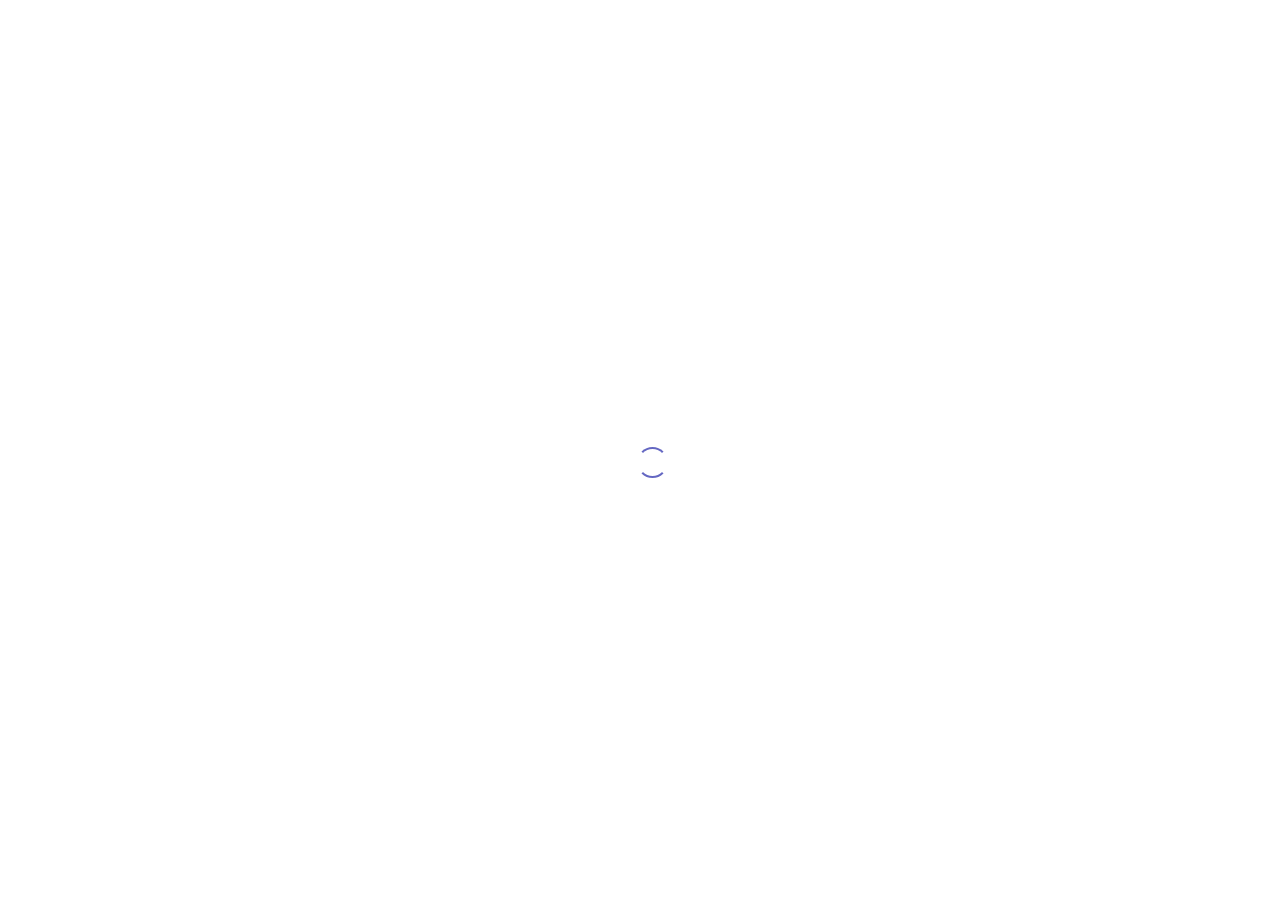
<file: LayoutCrm/task.html>
<!DOCTYPE html>
<html lang="en">

<head>
    <meta charset="utf-8">
    <meta http-equiv="X-UA-Compatible" content="IE=edge">
    <meta name="viewport" content="width=device-width, initial-scale=1">
    <meta name="description" content="">
    <meta name="author" content="">
    <link rel="icon" type="image/png" sizes="16x16" href="plugins/images/favicon.png">
    <title>Pixel Admin</title>
    <!-- Bootstrap Core CSS -->
    <link href="bootstrap/dist/css/bootstrap.min.css" rel="stylesheet">
    <!-- Menu CSS -->
    <link href="plugins/bower_components/sidebar-nav/dist/sidebar-nav.min.css" rel="stylesheet">
    <link rel="stylesheet" href="https://cdn.datatables.net/1.10.19/css/jquery.dataTables.min.css">
    <!-- animation CSS -->
    <link href="css/animate.css" rel="stylesheet">
    <!-- Custom CSS -->
    <link href="css/style.css" rel="stylesheet">
    <!-- color CSS -->
    <link href="css/colors/blue-dark.css" id="theme" rel="stylesheet">
    <link href="css/highlight.css" rel="stylesheet">
    <link rel="stylesheet" href="./css/custom.css">
    <!-- HTML5 Shim and Respond.js IE8 support of HTML5 elements and media queries -->
    <!-- WARNING: Respond.js doesn't work if you view the page via file:// -->
    <!--[if lt IE 9]>
    <script src="https://oss.maxcdn.com/libs/html5shiv/3.7.0/html5shiv.js"></script>
    <script src="https://oss.maxcdn.com/libs/respond.js/1.4.2/respond.min.js"></script>
<![endif]-->
</head>

<body>
    <!-- Preloader -->
    <div class="preloader">
        <div class="cssload-speeding-wheel"></div>
    </div>
    <div id="wrapper">
        <!-- Navigation -->
        <nav class="navbar navbar-default navbar-static-top m-b-0">
                <div class="navbar-header"> 
                    <a class="navbar-toggle hidden-sm hidden-md hidden-lg " href="javascript:void(0)" data-toggle="collapse" data-target=".navbar-collapse">
                        <i class="fa fa-bars"></i>
                    </a>
                    <div class="top-left-part">
                        <a class="logo" href="index.html">
                            <b>
                                <img src="plugins/images/pixeladmin-logo.png" alt="home" />
                            </b>
                            <span class="hidden-xs">
                                <img src="plugins/images/pixeladmin-text.png" alt="home" />
                            </span>
                        </a>
                    </div>
                    <ul class="nav navbar-top-links navbar-left m-l-20 hidden-xs">
                        <li>
                            <form role="search" class="app-search hidden-xs">
                                <input type="text" placeholder="Search..." class="form-control"> 
                                <a href="">
                                    <i class="fa fa-search"></i>
                                </a>
                            </form>
                        </li>
                    </ul>
                    <ul class="nav navbar-top-links navbar-right pull-right">
                        <li>
                            <div class="dropdown">
                                <a class="profile-pic dropdown-toggle" data-toggle="dropdown" href="#"> 
                                    <img src="plugins/images/users/varun.jpg" alt="user-img" width="36" class="img-circle" />
                                    <b class="hidden-xs">Cybersoft</b> 
                                </a>
                                <ul class="dropdown-menu">
                                    <li><a href="profile.html">Thông tin cá nhân</a></li>
                                    <li><a href="#">Thống kê công việc</a></li>
                                    <li class="divider"></li>
                                    <li><a href="#">Đăng xuất</a></li>
                                </ul>
                            </div>
                        </li>
                    </ul>
                </div>
                <!-- /.navbar-header -->
                <!-- /.navbar-top-links -->
                <!-- /.navbar-static-side -->
            </nav>
        <!-- Left navbar-header -->
        <div class="navbar-default sidebar" role="navigation">
            <div class="sidebar-nav navbar-collapse slimscrollsidebar">
                <ul class="nav" id="side-menu">
                    <li style="padding: 10px 0 0;">
                        <a href="index.html" class="waves-effect"><i class="fa fa-clock-o fa-fw"
                                aria-hidden="true"></i><span class="hide-menu">Dashboard</span></a>
                    </li>
                    <li>
                        <a href="user-table.html" class="waves-effect"><i class="fa fa-user fa-fw"
                                aria-hidden="true"></i><span class="hide-menu">Thành viên</span></a>
                    </li>
                    <li>
                        <a href="role-table.html" class="waves-effect"><i class="fa fa-modx fa-fw"
                                aria-hidden="true"></i><span class="hide-menu">Quyền</span></a>
                    </li>
                    <li>
                        <a href="groupwork.html" class="waves-effect"><i class="fa fa-table fa-fw"
                                aria-hidden="true"></i><span class="hide-menu">Dự án</span></a>
                    </li>
                    <li>
                        <a href="task.html" class="waves-effect"><i class="fa fa-table fa-fw"
                                aria-hidden="true"></i><span class="hide-menu">Công việc</span></a>
                    </li>
                    <li>
                        <a href="blank.html" class="waves-effect"><i class="fa fa-columns fa-fw"
                                aria-hidden="true"></i><span class="hide-menu">Blank Page</span></a>
                    </li>
                    <li>
                        <a href="404.html" class="waves-effect"><i class="fa fa-info-circle fa-fw"
                                aria-hidden="true"></i><span class="hide-menu">Error 404</span></a>
                    </li>
                </ul>
            </div>
        </div>
        <!-- Left navbar-header end -->
        <!-- Page Content -->
        <div id="page-wrapper">
            <div class="container-fluid">
                <div class="row bg-title">
                    <div class="col-lg-3 col-md-4 col-sm-4 col-xs-12">
                        <h4 class="page-title">Danh sách công việc</h4>
                    </div>
                    <div class="col-lg-9 col-sm-8 col-md-8 col-xs-12 text-right">
                        <a href="task-add.html" class="btn btn-sm btn-success">Thêm mới</a>
                    </div>
                    <!-- /.col-lg-12 -->
                </div>
                <!-- /row -->
                <div class="row">
                    <div class="col-sm-12">
                        <div class="white-box">
                            <div class="table-responsive">
                                <table class="table" id="example">
                                    <thead>
                                        <tr>
                                            <th>ID</th>
                                            <th>Tên Công Việc</th>
                                            <th>Dự Án</th>
                                            <th>Người Thực Hiện</th>
                                            <th>Ngày Bắt Đầu</th>
                                            <th>Ngày Kết Thúc</th>
                                            <th>Trạng Thái</th>
                                            <th>Hành Động</th>
                                        </tr>
                                    </thead>
                                    <tbody>
                                        <tr>
                                            <td>1</td>
                                            <td>Phân tích dự án</td>
                                            <td>Dự án CRM</td>
                                            <td>Nguyễn Văn Tèo</td>
                                            <td>22/05/2019</td>
                                            <td>30/05/2019</td>
                                            <td>Đã hoàn thành</td>
                                            <td>
                                                <a href="#" class="btn btn-sm btn-primary">Sửa</a>
                                                <a href="#" class="btn btn-sm btn-danger">Xóa</a>
                                                <a href="#" class="btn btn-sm btn-info">Xem</a>
                                            </td>
                                        </tr>
                                        <tr>
                                            <td>1</td>
                                            <td>Thiết kế database</td>
                                            <td>Dự án CRM</td>
                                            <td>Trần Thị Lan</td>
                                            <td>22/05/2019</td>
                                            <td>30/05/2019</td>
                                            <td>Đang thực hiện</td>
                                            <td>
                                                <a href="#" class="btn btn-sm btn-primary">Sửa</a>
                                                <a href="#" class="btn btn-sm btn-danger">Xóa</a>
                                                <a href="#" class="btn btn-sm btn-info">Xem</a>
                                            </td>
                                        </tr>
                                    </tbody>
                                </table>
                            </div>
                        </div>
                    </div>
                </div>
                <!-- /.row -->
            </div>
                <div>
                    <dialog id="edit-dialog" class="site-dialog">
                        <div class="form-group">
                            <label class="col-md-12">Dự án</label>
                            <div class="col-md-12">
                                <select id = "job" class="form-control form-control-line"></select>
                            </div>
                        </div>
                        <div class="form-group">
                            <label class="col-md-12">Tên công việc</label>
                            <div class="col-md-12">
                                <input id="task" type="text" placeholder="Tên công việc" class="form-control form-control-line">
                            </div>
                        </div>
                        <div class="form-group">
                            <label class="col-md-12">Người thực hiện</label>
                            <div class="col-md-12">
                                <select id="user" class="form-control form-control-line"></select>
                            </div>
                        </div>
                        <div class="form-group">
                            <label class="col-md-12">Ngày bắt đầu</label>
                            <div class="col-md-12">
                                <input id = "start-date" type="text" placeholder="dd/MM/yyyy" class="form-control form-control-line">
                            </div>
                        </div>
                        <div class="form-group">
                            <label class="col-md-12">Ngày kết thúc</label>
                            <div class="col-md-12">
                                <input id = "end-date" type="text" placeholder="dd/MM/yyyy" class="form-control form-control-line">
                            </div>
                        </div>
                        <div class="form-group">
                            <label class="col-md-12">Trạng thái</label>
                            <div class="col-md-12">
                                <select id="status" class="form-control form-control-line"></select>
                            </div>
                        </div>
                        <div class="form-group">
                            <div class="col-sm-12">
                                <button id = "btn-submit-edit" type="submit" class="btn btn-success">Lưu lại</button>
                                <a id = "btn-cancel-edit" class="btn btn-primary">Hủy</a>
                            </div>
                        </div>
                    </dialog>
                </div>
            <!-- /.container-fluid -->
            <footer class="footer text-center"> 2018 &copy; myclass.com </footer>
        </div>
        <!-- /#page-wrapper -->
    </div>
    <!-- /#wrapper -->
    <!-- jQuery -->
    <script src="plugins/bower_components/jquery/dist/jquery.min.js"></script>
    <!-- Bootstrap Core JavaScript -->
    <script src="bootstrap/dist/js/bootstrap.min.js"></script>
    <!-- Menu Plugin JavaScript -->
    <script src="plugins/bower_components/sidebar-nav/dist/sidebar-nav.min.js"></script>
    <!--slimscroll JavaScript -->
    <script src="js/jquery.slimscroll.js"></script>
    <script src="https://cdn.datatables.net/1.10.19/js/jquery.dataTables.min.js"></script>
    <!--Wave Effects -->
    <script src="js/waves.js"></script>
    <!-- Custom Theme JavaScript -->
    <script src="js/custom.min.js"></script>
    <script>
        $(document).ready(function () {
            $('#example').DataTable();
        });
    </script>
    <script src="js/task.js"></script>
</body>

</html>
</file>
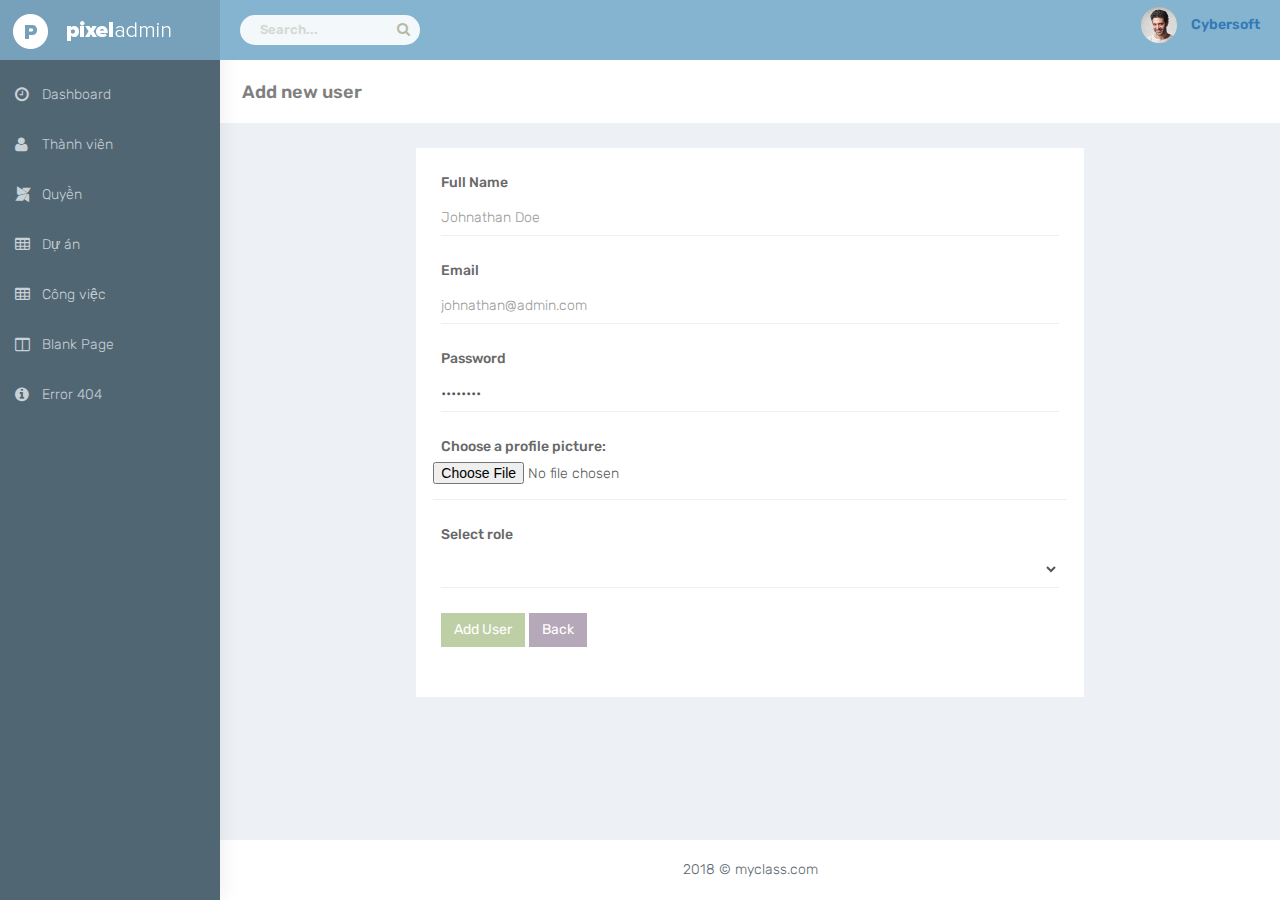
<file: LayoutCrm/user-add.html>
<!DOCTYPE html>
<html lang="en">

<head>
    <meta charset="utf-8">
    <meta http-equiv="X-UA-Compatible" content="IE=edge">
    <meta name="viewport" content="width=device-width, initial-scale=1">
    <meta name="description" content="">
    <meta name="author" content="">
    <link rel="icon" type="image/png" sizes="16x16" href="plugins/images/favicon.png">
    <title>Pixel Admin</title>
    <!-- Bootstrap Core CSS -->
    <link href="bootstrap/dist/css/bootstrap.min.css" rel="stylesheet">
    <!-- Menu CSS -->
    <link href="plugins/bower_components/sidebar-nav/dist/sidebar-nav.min.css" rel="stylesheet">
    <!-- animation CSS -->
    <link href="css/animate.css" rel="stylesheet">
    <!-- Custom CSS -->
    <link href="css/style.css" rel="stylesheet">
    <!-- color CSS -->
    <link href="css/colors/blue-dark.css" id="theme" rel="stylesheet">
    <!-- HTML5 Shim and Respond.js IE8 support of HTML5 elements and media queries -->
    <!-- WARNING: Respond.js doesn't work if you view the page via file:// -->
    <!--[if lt IE 9]>
    <script src="https://oss.maxcdn.com/libs/html5shiv/3.7.0/html5shiv.js"></script>
    <script src="https://oss.maxcdn.com/libs/respond.js/1.4.2/respond.min.js"></script>
<![endif]-->
</head>

<body>
    <!-- Preloader -->
    <div class="preloader">
        <div class="cssload-speeding-wheel"></div>
    </div>
    <div id="wrapper">
        <!-- Navigation -->
        <nav class="navbar navbar-default navbar-static-top m-b-0">
                <div class="navbar-header"> 
                    <a class="navbar-toggle hidden-sm hidden-md hidden-lg " href="javascript:void(0)" data-toggle="collapse" data-target=".navbar-collapse">
                        <i class="fa fa-bars"></i>
                    </a>
                    <div class="top-left-part">
                        <a class="logo" href="index.html">
                            <b>
                                <img src="plugins/images/pixeladmin-logo.png" alt="home" />
                            </b>
                            <span class="hidden-xs">
                                <img src="plugins/images/pixeladmin-text.png" alt="home" />
                            </span>
                        </a>
                    </div>
                    <ul class="nav navbar-top-links navbar-left m-l-20 hidden-xs">
                        <li>
                            <form role="search" class="app-search hidden-xs">
                                <input type="text" placeholder="Search..." class="form-control"> 
                                <a href="">
                                    <i class="fa fa-search"></i>
                                </a>
                            </form>
                        </li>
                    </ul>
                    <ul class="nav navbar-top-links navbar-right pull-right">
                        <li>
                            <div class="dropdown">
                                <a class="profile-pic dropdown-toggle" data-toggle="dropdown" href="#"> 
                                    <img src="plugins/images/users/varun.jpg" alt="user-img" width="36" class="img-circle" />
                                    <b class="hidden-xs">Cybersoft</b> 
                                </a>
                                <ul class="dropdown-menu">
                                    <li><a href="profile.html">Thông tin cá nhân</a></li>
                                    <li><a href="#">Thống kê công việc</a></li>
                                    <li class="divider"></li>
                                    <li><a href="#">Đăng xuất</a></li>
                                </ul>
                            </div>
                        </li>
                    </ul>
                </div>
                <!-- /.navbar-header -->
                <!-- /.navbar-top-links -->
                <!-- /.navbar-static-side -->
            </nav>
        <!-- Left navbar-header -->
        <div class="navbar-default sidebar" role="navigation">
            <div class="sidebar-nav navbar-collapse slimscrollsidebar">
                <ul class="nav" id="side-menu">
                    <li style="padding: 10px 0 0;">
                        <a href="index.html" class="waves-effect"><i class="fa fa-clock-o fa-fw"
                                aria-hidden="true"></i><span class="hide-menu">Dashboard</span></a>
                    </li>
                    <li>
                        <a href="user-table.html" class="waves-effect"><i class="fa fa-user fa-fw"
                                aria-hidden="true"></i><span class="hide-menu">Thành viên</span></a>
                    </li>
                    <li>
                        <a href="role-table.html" class="waves-effect"><i class="fa fa-modx fa-fw"
                                aria-hidden="true"></i><span class="hide-menu">Quyền</span></a>
                    </li>
                    <li>
                        <a href="groupwork.html" class="waves-effect"><i class="fa fa-table fa-fw"
                                aria-hidden="true"></i><span class="hide-menu">Dự án</span></a>
                    </li>
                    <li>
                        <a href="task.html" class="waves-effect"><i class="fa fa-table fa-fw"
                                aria-hidden="true"></i><span class="hide-menu">Công việc</span></a>
                    </li>
                    <li>
                        <a href="blank.html" class="waves-effect"><i class="fa fa-columns fa-fw"
                                aria-hidden="true"></i><span class="hide-menu">Blank Page</span></a>
                    </li>
                    <li>
                        <a href="404.html" class="waves-effect"><i class="fa fa-info-circle fa-fw"
                                aria-hidden="true"></i><span class="hide-menu">Error 404</span></a>
                    </li>
                </ul>
            </div>
        </div>
        <!-- Left navbar-header end -->
        <!-- Page Content -->
        <div id="page-wrapper">
            <div class="container-fluid">
                <div class="row bg-title">
                    <div class="col-lg-3 col-md-4 col-sm-4 col-xs-12">
                        <h4 class="page-title">Add new user</h4>
                    </div>
                </div>
                <!-- /.row -->
                <!-- .row -->
                <div class="row">
                    <div class="col-md-2 col-12"></div>
                    <div class="col-md-8 col-xs-12">
                        <div class="white-box">
                            <form class="form-horizontal form-material">
                                <div class="form-group">
                                    <label class="col-md-12">Full Name</label>
                                    <div class="col-md-12">
                                        <input id="name" type="text" placeholder="Johnathan Doe"
                                            class="form-control form-control-line"> </div>
                                </div>
                                <div class="form-group">
                                    <label for="example-email" class="col-md-12">Email</label>
                                    <div class="col-md-12">
                                        <input id="email" type="email" placeholder="johnathan@admin.com"
                                            class="form-control form-control-line" name="example-email"
                                            id="example-email">
                                    </div>
                                </div>
                                <div class="form-group">
                                    <label class="col-md-12">Password</label>
                                    <div class="col-md-12">
                                        <input id="password" type="password" value="password" class="form-control form-control-line">
                                    </div>
                                </div>
                                <div class="form-group">
                                    <label for="avatar" class="col-md-12">Choose a profile picture:</label>
                                    <input type="file" id="avatar" name="avatar" accept="image/png, image/jpeg" class="form-control form-control-line">
                                </div>
                                <div class="form-group">
                                    <label class="col-sm-12">Select role</label>
                                    <div class="col-sm-12">
                                        <select id="role" class="form-control form-control-line">
                                        </select>
                                    </div>
                                </div>
                                <div class="form-group">
                                    <div class="col-sm-12">
                                        <button id = "btn-save-user" type="submit" class="btn btn-success">Add User</button>
                                        <a id="add-new-user" href="user-table.html" class="btn btn-primary">Back</a>
                                    </div>
                                </div>
                            </form>
                        </div>
                    </div>
                    <div class="col-md-2 col-12"></div>
                </div>
                <!-- /.row -->
            </div>
            <!-- /.container-fluid -->
            <footer class="footer text-center"> 2018 &copy; myclass.com </footer>
        </div>
        <!-- /#page-wrapper -->
    </div>
    <!-- /#wrapper -->
    <!-- jQuery -->
    <script src="plugins/bower_components/jquery/dist/jquery.min.js"></script>
    <!-- Bootstrap Core JavaScript -->
    <script src="bootstrap/dist/js/bootstrap.min.js"></script>
    <!-- Menu Plugin JavaScript -->
    <script src="plugins/bower_components/sidebar-nav/dist/sidebar-nav.min.js"></script>
    <!--slimscroll JavaScript -->
    <script src="js/jquery.slimscroll.js"></script>
    <!--Wave Effects -->
    <script src="js/waves.js"></script>
    <!-- Custom Theme JavaScript -->
    <script src="js/custom.min.js"></script>
    <script src="js/user.js"></script>
    <script src="js/user-add.js"></script>
</body>

</html>
</file>
<file: LayoutCrm/plugins/bower_components/morrisjs/morris.css>
.morris-hover {
	position:absolute;
	z-index:1;
}

.morris-hover.morris-default-style .morris-hover-row-label {
	font-weight:bold;
	margin:0.25em 0
}
.morris-hover.morris-default-style .morris-hover-point {
	white-space:nowrap;
	margin:0.1em 0
}
.morris-hover.morris-default-style {
    border-radius: 2px;
    padding: 10px 12px;
    color: #666;
    background:rgba(0, 0, 0, 0.7);
    border: none;
    color: #fff!important ;
}
 .morris-hover-point {
      color: rgba(257, 257, 257, 0.8)!important ;
   }
</file>
<file: LayoutCrm/css/style.css>
@import 'https://fonts.googleapis.com/css?family=Rubik:300,400,500,700,900';@import "spinners.css";.preloader{width:100%;height:100%;top:0;position:fixed;z-index:99999;background:#fff}.preloader .cssload-speeding-wheel{position:absolute;top:calc(50% - 3.5px);left:calc(50% - 3.5px)}@font-face{font-family:Poppins;font-style:normal;font-weight:400;src:url(https://fonts.gstatic.com/s/poppins/v1/2fCJtbhSlhNNa6S2xlh9GyEAvth_LlrfE80CYdSH47w.woff2) format('woff2');unicode-range:U+02BC,U+0900097F,U+1CD0-1CF6,U+1CF8-1CF9,U+200B-200D,U+20A8,U+20B9,U+25CC,U+A830-A839,U+A8E0-A8FB}@font-face{font-family:Poppins;font-style:normal;font-weight:400;src:url(https://fonts.gstatic.com/s/poppins/v1/UGh2YG8gx86rRGiAZYIbVyEAvth_LlrfE80CYdSH47w.woff2) format('woff2');unicode-range:U+0100024F,U+1E00-1EFF,U+20A0-20AB,U+20AD-20CF,U+2C60-2C7F,U+A720-A7FF}@font-face{font-family:Poppins;font-style:normal;font-weight:400;src:url(https://fonts.gstatic.com/s/poppins/v1/yQWaOD4iNU5NTY0apN-qj_k_vArhqVIZ0nv9q090hN8.woff2) format('woff2');unicode-range:U+000000FF,U+0131,U+01520153,U+02C6,U+02DA,U+02DC,U+2000-206F,U+2074,U+20AC,U+2212,U+2215,U+E0FF,U+EFFD,U+F000}**********{outline:0!important}body{background:#4f5467;font-family:Rubik,sans-serif;margin:0;overflow-x:hidden;color:#686868;font-weight:300}html{position:relative;min-height:100%;background:#fff}h1,h2,h3,h4,h5,h6{color:#2b2b2b;font-family:Rubik,sans-serif;margin:10px 0;font-weight:300}h1{line-height:48px;font-size:36px}h2{line-height:36px;font-size:24px}h3{line-height:30px;font-size:21px}h4{line-height:22px;font-size:18px}h5{font-size:16px;font-size:14px}.dn{display:none}.db{display:block}.light_op_text{color:rgba(255,255,255,.5)}blockquote{border-left:5px solid #ff6849!important;border:1px solid rgba(120,130,140,.13)}p{line-height:1.6}b{font-weight:600}a:active,a:focus,a:hover{outline:0;text-decoration:none}.clear{clear:both}.font-12{font-size:12px}hr{border-color:rgba(120,130,140,.13)}.b-t{border-top:1px solid rgba(120,130,140,.13)}.b-b{border-bottom:1px solid rgba(120,130,140,.13)}.b-l{border-left:1px solid rgba(120,130,140,.13)}.b-r{border-right:1px solid rgba(120,130,140,.13)}.b-all{border:1px solid rgba(120,130,140,.13)}.b-none{border:0!important}.max-height{height:310px;overflow:auto}.t-a-c{text-align:center!important}.p-0{padding:0!important}.p-10{padding:10px!important}.p-20{padding:20px!important}.p-30{padding:30px!important}.p-l-0{padding-left:0!important}.p-l-10{padding-left:10px!important}.p-l-20{padding-left:20px!important}.p-r-0{padding-right:0!important}.p-r-10{padding-right:10px!important}.p-r-20{padding-right:20px!important}.p-r-30{padding-right:30px!important}.p-r-40{padding-right:40px!important}.p-t-0{padding-top:0!important}.p-t-10{padding-top:10px!important}.p-t-20{padding-top:20px!important}.p-b-0{padding-bottom:0!important}.p-b-5{padding-bottom:5px!important}.p-b-10{padding-bottom:10px!important}.p-b-20{padding-bottom:20px!important}.p-b-30{padding-bottom:30px!important}.p-b-40{padding-bottom:40px!important}.m-0{margin:0!important}.m-l-5{margin-left:5px!important}.m-l-10{margin-left:10px!important}.m-l-15{margin-left:15px!important}.m-l-20{margin-left:20px!important}.m-l-30{margin-left:30px!important}.m-l-40{margin-left:40px!important}.m-r-5{margin-right:5px!important}.m-r-10{margin-right:10px!important}.m-r-15{margin-right:15px!important}.m-r-20{margin-right:20px!important}.m-r-30{margin-right:30px!important}.m-r-40{margin-right:40px!important}.m-t-5{margin-top:5px!important}.m-t-0{margin-top:0!important}.m-t-10{margin-top:10px!important}.m-t-15{margin-top:15px!important}.m-t-20{margin-top:20px!important}.m-t-30{margin-top:30px!important}.m-t-40{margin-top:40px!important}.m-b-0{margin-bottom:0!important}.m-b-5{margin-bottom:5px!important}.m-b-10{margin-bottom:10px!important}.m-b-15{margin-bottom:15px!important}.m-b-20{margin-bottom:20px!important}.m-b-30{margin-bottom:30px!important}.m-b-40{margin-bottom:40px!important}.vt{vertical-align:top}.vb{vertical-align:bottom}.font-bold{font-weight:700}.font-normal{font-weight:400}.font-light{font-weight:300}.pull-in{margin-left:-15px;margin-right:-15px}.b-0{border:none!important}.vertical-middle{vertical-align:middle}.bx-shadow{-moz-box-shadow:0 1px 2px 0 rgba(0,0,0,.1);-webkit-box-shadow:0 1px 2px 0 rgba(0,0,0,.1);box-shadow:0 1px 2px 0 rgba(0,0,0,.1)}.mx-box{max-height:380px;min-height:380px}.thumb-sm{height:32px;width:32px}.thumb-md{height:48px;width:48px}.thumb-lg{height:88px;width:88px}.txt-oflo{text-overflow:ellipsis;overflow:hidden;white-space:nowrap}.get-code{color:#2b2b2b;cursor:pointer;border-radius:100%;background:#fff;padding:4px 5px;font-size:10px;margin:0 5px;vertical-align:middle}.badge{text-transform:uppercase;font-weight:600;padding:4px 5px 2px;font-size:12px;margin-top:1px;background-color:#cbc3ae}.badge-xs{font-size:9px}.badge-sm,.badge-xs{-webkit-transform:translate(0,-2px);-ms-transform:translate(0,-2px);-o-transform:translate(0,-2px);transform:translate(0,-2px)}.badge-success{background-color:#becfa6}.badge-info{background-color:#85b4d0}.badge-warning{background-color:#cbc3ae}.badge-danger{background-color:#cbb2ae}.badge-purple{background-color:#b5a8b9}.badge-red{background-color:#fb3a3a}.badge-inverse{background-color:#b6b9a8}.notify{position:relative;margin-top:-30px}.notify .heartbit{position:absolute;top:-20px;right:-16px;height:25px;width:25px;z-index:10;border:5px solid #cbb2ae;border-radius:70px;-moz-animation:heartbit 1s ease-out;-moz-animation-iteration-count:infinite;-o-animation:heartbit 1s ease-out;-o-animation-iteration-count:infinite;-webkit-animation:heartbit 1s ease-out;-webkit-animation-iteration-count:infinite;animation-iteration-count:infinite}.notify .point{width:6px;height:6px;-webkit-border-radius:30px;-moz-border-radius:30px;border-radius:30px;background-color:#cbb2ae;position:absolute;right:-6px;top:-10px}@-moz-keyframes heartbit{0%{-moz-transform:scale(0);opacity:0}25%{-moz-transform:scale(.1);opacity:.1}50%{-moz-transform:scale(.5);opacity:.3}75%{-moz-transform:scale(.8);opacity:.5}100%{-moz-transform:scale(1);opacity:0}}@-webkit-keyframes heartbit{0%{-webkit-transform:scale(0);opacity:0}25%{-webkit-transform:scale(.1);opacity:.1}50%{-webkit-transform:scale(.5);opacity:.3}75%{-webkit-transform:scale(.8);opacity:.5}100%{-webkit-transform:scale(1);opacity:0}}.text-white{color:#fff}.text-danger{color:#cbb2ae}.text-muted{color:#8d9ea7}.text-warning{color:#cbc3ae}.text-success{color:#becfa6}.text-info{color:#85b4d0}.text-inverse{color:#b6b9a8}.text-blue{color:#02bec9}.text-primary,.text-purple{color:#b5a8b9}.text-megna{color:#aec9cb}.text-dark{color:#686868!important}.bg-primary{background-color:#b5a8b9!important}.bg-success{background-color:#becfa6!important}.bg-info{background-color:#85b4d0!important}.bg-warning{background-color:#cbc3ae!important}.bg-danger{background-color:#cbb2ae!important}.bg-theme{background-color:#ff6849!important}.bg-theme-dark{background-color:#4f5467!important}.bg-inverse{background-color:#b6b9a8!important}.bg-purple{background-color:#b5a8b9!important}.bg-white{background-color:#fff!important}.label{letter-spacing:.05em;border-radius:60px;padding:4px 16px 3px;font-weight:500}.label-rouded,.label-rounded{border-radius:60px;padding:4px 16px 3px;font-weight:500}.label-custom{background-color:#aec9cb}.label-success{background-color:#becfa6}.label-info{background-color:#85b4d0}.label-warning{background-color:#cbc3ae}.label-danger{background-color:#cbb2ae}.label-megna{background-color:#aec9cb}.label-primary,.label-purple{background-color:#b5a8b9}.label-red{background-color:#fb3a3a}.label-inverse{background-color:#b6b9a8}.dropdown-menu{border:1px solid rgba(120,130,140,.13);border-radius:0;box-shadow:0 3px 12px rgba(0,0,0,.05)!important;-webkit-box-shadow:0!important;-moz-box-shadow:0!important;padding-bottom:8px;margin-top:0}.dropdown-menu>li>a{padding:9px 20px}.dropdown-menu>li>a:focus,.dropdown-menu>li>a:hover{background:#f7fafc}.navbar-top-links .progress{margin-bottom:6px}label{font-weight:500}.btn{border-radius:0}.form-control{background-color:#fff;border:1px solid #e4e7ea;border-radius:0;box-shadow:none;color:#565656;height:38px;max-width:100%;padding:7px 12px;transition:all 300ms linear 0s}.form-control:focus{box-shadow:none;border-color:#2b2b2b}.input-sm{height:30px;padding:5px 10px;font-size:12px;line-height:1.5}.input-lg{height:44px;padding:5px 10px;font-size:18px}.bootstrap-tagsinput{border:1px solid #e4e7ea;border-radius:0;box-shadow:none;display:block;padding:7px 12px}.bootstrap-touchspin .input-group-btn-vertical>.btn{padding:9px 10px}.bootstrap-touchspin .input-group-btn-vertical .bootstrap-touchspin-down,.bootstrap-touchspin .input-group-btn-vertical .bootstrap-touchspin-up{border-radius:0}.input-group-btn .btn{padding:8px 12px}.form-horizontal .form-group{margin-left:-7.5px;margin-right:-7.5px;margin-bottom:25px}.form-group{margin-bottom:25px}.list-group-item,.list-group-item:first-child,.list-group-item:last-child{border-radius:0;border-color:rgba(120,130,140,.13)}.list-group-item.active,.list-group-item.active:focus,.list-group-item.active:hover{background:#85b4d0;border-color:#85b4d0}.list-task .list-group-item,.list-task .list-group-item:first-child{border-radius:0;border:0}.list-task .list-group-item:last-child{border-radius:0;border:0}.media{border:1px solid rgba(120,130,140,.13);margin-bottom:10px;padding:15px}.media .media-heading{font-weight:500}.well,pre{background:#fff;border-radius:0}.nav-tabs>li>a{border-radius:0;color:#2b2b2b}.nav-tabs>li>a:focus,.nav-tabs>li>a:hover{background:#fff}.modal-content{border-radius:0;box-shadow:0 5px 15px rgba(0,0,0,.1)}.alert{border-radius:0}.carousel-control{width:8%}.carousel-control span{position:absolute;top:50%;z-index:5;display:inline-block;font-size:30px}.popover{border-radius:0}.popover-title{padding:5px 14px}.container-fluid{padding-left:25px;padding-right:25px;padding-bottom:15px}.col-lg-1,.col-lg-10,.col-lg-11,.col-lg-12,.col-lg-2,.col-lg-3,.col-lg-4,.col-lg-5,.col-lg-6,.col-lg-7,.col-lg-8,.col-lg-9,.col-md-1,.col-md-10,.col-md-11,.col-md-12,.col-md-2,.col-md-3,.col-md-4,.col-md-5,.col-md-6,.col-md-7,.col-md-8,.col-md-9,.col-sm-1,.col-sm-10,.col-sm-11,.col-sm-12,.col-sm-2,.col-sm-3,.col-sm-4,.col-sm-5,.col-sm-6,.col-sm-7,.col-sm-8,.col-sm-9,.col-xs-1,.col-xs-10,.col-xs-11,.col-xs-12,.col-xs-2,.col-xs-3,.col-xs-4,.col-xs-5,.col-xs-6,.col-xs-7,.col-xs-8,.col-xs-9{padding-left:7.5px;padding-right:7.5px}.row{margin-right:-7.5px;margin-left:-7.5px}.btn-group-vertical>.btn:first-child:not(:last-child),.btn-group-vertical>.btn:last-child:not(:first-child){border-radius:0}.table-responsive{overflow-y:hidden}.pagination>li:first-child>a,.pagination>li:first-child>span{border-bottom-left-radius:0;border-top-left-radius:0}.pagination>li:last-child>a,.pagination>li:last-child>span{border-bottom-right-radius:0;border-top-right-radius:0}.pagination>li>a,.pagination>li>span{color:#2b2b2b}.pagination>li>a:focus,.pagination>li>a:hover,.pagination>li>span:focus,.pagination>li>span:hover{background-color:#e4e7ea}.pagination-split li{margin-left:5px;display:inline-block;float:left}.pagination-split li:first-child{margin-left:0}.pagination-split li a{-moz-border-radius:0;-webkit-border-radius:0;border-radius:0}.pagination>.active>a,.pagination>.active>a:focus,.pagination>.active>a:hover,.pagination>.active>span,.pagination>.active>span:focus,.pagination>.active>span:hover{background-color:#ff6849;border-color:#ff6849}.pager li>a,.pager li>span{-moz-border-radius:0;-webkit-border-radius:0;border-radius:0;color:#2b2b2b}.table-box{display:table;width:100%}.cell{display:table-cell;vertical-align:middle}.jqstooltip{width:auto!important;height:auto!important}#wrapper{width:100%}#page-wrapper{padding:0 0 60px;min-height:568px;background:#edf1f5}.footer{bottom:0;color:#58666e;left:0;padding:20px 30px;position:absolute;right:0;background:#fff}.bg-title{background:#fff;overflow:hidden;padding:15px 15px 10px;margin-bottom:25px;margin-left:-25.5px;margin-right:-25.5px}.bg-title h4{color:rgba(0,0,0,.5);font-weight:600;margin-top:6px}.bg-title .breadcrumb{background:0 0;margin-bottom:0;float:right;padding:0;margin-top:8px}.bg-title .breadcrumb a{color:rgba(0,0,0,.5)}.bg-title .breadcrumb a:hover{color:#000}.bg-title .breadcrumb .active{color:#ff6849}.logo b{height:60px;display:inline-block;width:60px;line-height:60px;text-align:center}.logo i{color:#fff}.top-left-part{width:220px;float:left}.top-left-part a{color:#fff;font-size:18px;padding-left:0;text-transform:uppercase}.navbar-header{width:100%;background:#3c4451;border:0}.navbar-default{border:0}.navbar-top-links{margin-right:0}.navbar-top-links .badge{position:absolute;right:6px;top:15px}.navbar-top-links>li{float:left}.navbar-top-links>li>a{color:#fff;padding:0 12px;line-height:60px;min-height:60px}.navbar-top-links>li>a:hover{background:rgba(0,0,0,.1)}.navbar-top-links>li>a:focus{background:rgba(0,0,0,0)}.nav .open>a,.nav .open>a:focus,.nav .open>a:hover{background:transparent}.navbar-top-links .dropdown-menu li{display:block}.navbar-top-links .dropdown-menu li:last-child{margin-right:0}.navbar-top-links .dropdown-menu li a div{white-space:normal}.navbar-top-links .dropdown-alerts,.navbar-top-links .dropdown-messages,.navbar-top-links .dropdown-tasks{width:310px;min-width:0}.navbar-top-links .dropdown-messages{margin-left:5px}.navbar-top-links .dropdown-tasks{margin-left:-59px}.navbar-top-links .dropdown-alerts{margin-left:-123px}.navbar-top-links .dropdown-user{right:0;left:auto}.navbar-header .navbar-toggle{float:none;padding:0 15px;line-height:60px;border:0;color:rgba(255,255,255,.5);margin:0;display:inline-block;border-radius:0}.navbar-header .navbar-toggle:focus,.navbar-header .navbar-toggle:hover{background:rgba(0,0,0,.3);color:#fff}.app-search{position:relative;margin:0}.app-search a{position:absolute;top:20px;right:10px;color:#b6b9a8}.app-search .form-control,.app-search .form-control:focus{border:none;font-size:13px;color:#b6b9a8;padding-left:20px;padding-right:40px;background:rgba(255,255,255,.9);box-shadow:none;height:30px;font-weight:600;width:180px;display:inline-block;line-height:30px;margin-top:15px;border-radius:40px;transition:.5s ease-out}.app-search .form-control::-moz-placeholder{color:#b6b9a8;opacity:.5}.app-search .form-control::-webkit-input-placeholder{color:#b6b9a8;opacity:.5}.app-search .form-control::-ms-placeholder{color:#b6b9a8;opacity:.5}.nav-small-cap{color:#a6afbb;cursor:default;font-weight:500;text-transform:uppercase;font-size:13px;letter-spacing:.035em;padding:12px 15px!important;pointer-events:none;margin:20px 0 0 -15px}.profile-pic{padding:0 20px;line-height:50px}.profile-pic img{margin-right:10px}.drop-title{border-bottom:1px solid rgba(0,0,0,.1);color:#2b2b2b;font-size:15px;font-weight:600;padding:11px 20px 15px}.btn-outline{color:inherit;background-color:transparent;transition:all .5s}.btn-rounded{border-radius:60px}.btn-custom,.btn-custom.disabled{background:#ff6849;border:1px solid #ff6849;color:#fff}.btn-custom.disabled.focus,.btn-custom.disabled:focus,.btn-custom.disabled:hover,.btn-custom.focus,.btn-custom:focus,.btn-custom:hover{background:#ff6849;opacity:.8;color:#fff;border:1px solid #ff6849}.btn-primary,.btn-primary.disabled{background:#b5a8b9;border:1px solid #b5a8b9}.btn-primary.disabled.focus,.btn-primary.disabled:focus,.btn-primary.disabled:hover,.btn-primary.focus,.btn-primary:focus,.btn-primary:hover{background:#b5a8b9;opacity:.8;border:1px solid #b5a8b9}.btn-success,.btn-success.disabled{background:#becfa6;border:1px solid #becfa6}.btn-success.disabled.focus,.btn-success.disabled:focus,.btn-success.disabled:hover,.btn-success.focus,.btn-success:focus,.btn-success:hover{background:#becfa6;opacity:.8;border:1px solid #becfa6}.btn-info,.btn-info.disabled{background:#85b4d0;border:1px solid #85b4d0}.btn-info.disabled.focus,.btn-info.disabled:focus,.btn-info.disabled:hover,.btn-info.focus,.btn-info:focus,.btn-info:hover{background:#85b4d0;opacity:.8;border:1px solid #85b4d0}.btn-warning,.btn-warning.disabled{background:#cbc3ae;border:1px solid #cbc3ae}.btn-warning.disabled.focus,.btn-warning.disabled:focus,.btn-warning.disabled:hover,.btn-warning.focus,.btn-warning:focus,.btn-warning:hover{background:#cbc3ae;opacity:.8;border:1px solid #cbc3ae}.btn-danger,.btn-danger.disabled{background:#cbb2ae;border:1px solid #cbb2ae}.btn-danger.disabled.focus,.btn-danger.disabled:focus,.btn-danger.disabled:hover,.btn-danger.focus,.btn-danger:focus,.btn-danger:hover{background:#cbb2ae;opacity:.8;border:1px solid #cbb2ae}.btn-default,.btn-default.disabled{background:#e4e7ea;border:1px solid #e4e7ea}.btn-default.disabled.focus,.btn-default.disabled:focus,.btn-default.disabled:hover,.btn-default.focus,.btn-default:focus,.btn-default:hover{opacity:.8;border:1px solid #e4e7ea;background:#e4e7ea}.btn-default.btn-outline{background-color:#fff}.btn-default.btn-outline.focus,.btn-default.btn-outline:focus,.btn-default.btn-outline:hover{background:#e4e7ea}.btn-primary.btn-outline{color:#b5a8b9;background-color:#fff}.btn-primary.btn-outline.focus,.btn-primary.btn-outline:focus,.btn-primary.btn-outline:hover{background:#b5a8b9;color:#fff}.btn-success.btn-outline{color:#becfa6;background-color:transparent}.btn-success.btn-outline.focus,.btn-success.btn-outline:focus,.btn-success.btn-outline:hover{background:#becfa6;color:#fff}.btn-info.btn-outline{color:#85b4d0;background-color:transparent}.btn-info.btn-outline.focus,.btn-info.btn-outline:focus,.btn-info.btn-outline:hover{background:#85b4d0;color:#fff}.btn-warning.btn-outline{color:#cbc3ae;background-color:transparent}.btn-warning.btn-outline.focus,.btn-warning.btn-outline:focus,.btn-warning.btn-outline:hover{background:#cbc3ae;color:#fff}.btn-danger.btn-outline{color:#cbb2ae;background-color:transparent}.btn-danger.btn-outline.focus,.btn-danger.btn-outline:focus,.btn-danger.btn-outline:hover{background:#cbb2ae;color:#fff}.button-box .btn{margin:0 8px 8px 0}.btn-danger.btn-outline:hover,.btn-info.btn-outline:hover,.btn-primary.btn-outline:hover,.btn-success.btn-outline:hover,.btn-warning.btn-outline:hover{color:#fff}.btn-label{background:rgba(0,0,0,.05);display:inline-block;margin:-6px 12px -6px -14px;padding:7px 15px}.btn-facebook{color:#fff!important;background-color:#3b5998!important}.btn-twitter{color:#fff!important;background-color:#55acee!important}.btn-linkedin{color:#fff!important;background-color:#007bb6!important}.btn-dribbble{color:#fff!important;background-color:#ea4c89!important}.btn-googleplus{color:#fff!important;background-color:#dd4b39!important}.btn-instagram{color:#fff!important;background-color:#3f729b!important}.btn-pinterest{color:#fff!important;background-color:#cb2027!important}.btn-dropbox{color:#fff!important;background-color:#007ee5!important}.btn-flickr{color:#fff!important;background-color:#ff0084!important}.btn-tumblr{color:#fff!important;background-color:#32506d!important}.btn-skype{color:#fff!important;background-color:#00aff0!important}.btn-youtube{color:#fff!important;background-color:#b00!important}.btn-github{color:#fff!important;background-color:#171515!important}.btn-primary.active.focus,.btn-primary.active:focus,.btn-primary.active:hover,.btn-primary.focus,.btn-primary.focus:active,.btn-primary:active:focus,.btn-primary:active:hover,.btn-primary:focus,.open>.dropdown-toggle.btn-primary.focus,.open>.dropdown-toggle.btn-primary:focus,.open>.dropdown-toggle.btn-primary:hover{background-color:#b5a8b9;border:1px solid #b5a8b9}.btn-success.active.focus,.btn-success.active:focus,.btn-success.active:hover,.btn-success.focus,.btn-success.focus:active,.btn-success:active:focus,.btn-success:active:hover,.btn-success:focus,.open>.dropdown-toggle.btn-success.focus,.open>.dropdown-toggle.btn-success:focus,.open>.dropdown-toggle.btn-success:hover{background-color:#becfa6;border:1px solid #becfa6}.btn-info.active.focus,.btn-info.active:focus,.btn-info.active:hover,.btn-info.focus,.btn-info.focus:active,.btn-info:active:focus,.btn-info:active:hover,.btn-info:focus,.open>.dropdown-toggle.btn-info.focus,.open>.dropdown-toggle.btn-info:focus,.open>.dropdown-toggle.btn-info:hover{background-color:#85b4d0;border:1px solid #85b4d0}.btn-warning.active.focus,.btn-warning.active:focus,.btn-warning.active:hover,.btn-warning.focus,.btn-warning.focus:active,.btn-warning:active:focus,.btn-warning:active:hover,.btn-warning:focus,.open>.dropdown-toggle.btn-warning.focus,.open>.dropdown-toggle.btn-warning:focus,.open>.dropdown-toggle.btn-warning:hover{background-color:#cbc3ae;border:1px solid #cbc3ae}.btn-danger.active.focus,.btn-danger.active:focus,.btn-danger.active:hover,.btn-danger.focus,.btn-danger.focus:active,.btn-danger:active:focus,.btn-danger:active:hover,.btn-danger:focus,.open>.dropdown-toggle.btn-danger.focus,.open>.dropdown-toggle.btn-danger:focus,.open>.dropdown-toggle.btn-danger:hover{background-color:#cbb2ae;border:1px solid #cbb2ae}.btn-inverse,.btn-inverse.active,.btn-inverse.focus,.btn-inverse:active,.btn-inverse:focus,.btn-inverse:hover,.open>.dropdown-toggle.btn-inverse{background-color:#b6b9a8;border:1px solid #b6b9a8;color:#fff}.chat{margin:0;padding:0;list-style:none}.chat li{margin-bottom:10px;padding-bottom:5px;border-bottom:1px dotted rgba(120,130,140,.13)}.chat li.left .chat-body{margin-left:60px}.chat li.right .chat-body{margin-right:60px}.chat li .chat-body p{margin:0}.chat .glyphicon,.panel .slidedown .glyphicon{margin-right:5px}.chat-panel .panel-body{height:350px;overflow-y:scroll}.login-panel{margin-top:25%}.flot-chart{display:block;height:400px}.flot-chart-content{width:100%;height:100%}table.dataTable thead .sorting,table.dataTable thead .sorting_asc,table.dataTable thead .sorting_asc_disabled,table.dataTable thead .sorting_desc,table.dataTable thead .sorting_desc_disabled{background:0 0}table.dataTable thead .sorting_asc:after{content:"\f0de";float:right;font-family:fontawesome}table.dataTable thead .sorting_desc:after{content:"\f0dd";float:right;font-family:fontawesome}table.dataTable thead .sorting:after{content:"\f0dc";float:right;font-family:fontawesome;color:rgba(50,50,50,.5)}.btn-circle{width:30px;height:30px;padding:6px 0;border-radius:15px;text-align:center;font-size:12px;line-height:1.428571429}.btn-circle.btn-lg{width:50px;height:50px;padding:10px 16px;border-radius:25px;font-size:18px;line-height:1.33}.btn-circle.btn-xl{width:70px;height:70px;padding:10px 16px;border-radius:35px;font-size:24px;line-height:1.33}.show-grid [class^=col-]{padding-top:10px;padding-bottom:10px;border:1px solid rgba(120,130,140,.13);background-color:#f7fafc}.show-grid{margin:15px 0}.huge{font-size:40px}.white-box{background:#fff;padding:25px;margin-bottom:15px}.white-box .box-title{margin:0 0 12px;font-weight:500;text-transform:uppercase;font-size:14px}.panel{border-radius:0;margin-bottom:15px;border:0}.panel .panel-heading{border-radius:0;font-weight:600;text-transform:uppercase;padding:20px 25px}.panel .panel-heading .panel-title{font-size:14px;color:#2b2b2b}.panel .panel-heading a i{font-size:12px;margin-left:8px}.panel .panel-action{float:right}.panel .panel-action a{opacity:.5}.panel .panel-action a:hover{opacity:1}.panel .panel-body{padding:25px}.panel .panel-body:first-child h3{margin-top:0;font-weight:600;font-family:Rubik,sans-serif;font-size:14px;text-transform:uppercase}.panel .panel-footer{background:#fff;border-radius:0;padding:20px 25px}.panel-green,.panel-success{border-color:#becfa6}.panel-green .panel-heading,.panel-success .panel-heading{border-color:#becfa6;color:#fff;background-color:#becfa6}.panel-green .panel-heading a,.panel-success .panel-heading a{color:#fff}.panel-green .panel-heading a:hover,.panel-success .panel-heading a:hover{color:rgba(255,255,255,.5)}.panel-green a,.panel-success a{color:#becfa6}.panel-green a:hover,.panel-success a:hover{color:#9ab474}.panel-black,.panel-inverse{border-color:#b6b9a8}.panel-black .panel-heading,.panel-inverse .panel-heading{border-color:#b6b9a8;color:#fff;background-color:#b6b9a8}.panel-black .panel-heading a,.panel-inverse .panel-heading a{color:#fff}.panel-black .panel-heading a:hover,.panel-inverse .panel-heading a:hover{color:rgba(255,255,255,.5)}.panel-black a,.panel-inverse a{color:#b6b9a8}.panel-black a:hover,.panel-inverse a:hover{color:#92977e}.panel-darkblue,.panel-primary{border-color:#b5a8b9}.panel-darkblue .panel-heading,.panel-primary .panel-heading{border-color:#b5a8b9;color:#fff;background-color:#b5a8b9}.panel-darkblue .panel-heading a,.panel-primary .panel-heading a{color:#fff}.panel-darkblue .panel-heading a:hover,.panel-primary .panel-heading a:hover{color:rgba(255,255,255,.5)}.panel-darkblue a,.panel-primary a{color:#b5a8b9}.panel-darkblue a:hover,.panel-primary a:hover{color:#917e97}.panel-blue,.panel-info{border-color:#85b4d0}.panel-blue .panel-heading,.panel-info .panel-heading{border-color:#85b4d0;color:#fff;background-color:#85b4d0}.panel-blue .panel-heading a,.panel-info .panel-heading a{color:#fff}.panel-blue .panel-heading a:hover,.panel-info .panel-heading a:hover{color:rgba(255,255,255,.5)}.panel-blue a,.panel-info a{color:#85b4d0}.panel-blue a:hover,.panel-info a:hover{color:#4e92bb}.panel-danger,.panel-red{border-color:#cbb2ae}.panel-danger .panel-heading,.panel-red .panel-heading{border-color:#cbb2ae;color:#fff;background-color:#cbb2ae}.panel-danger .panel-heading a,.panel-red .panel-heading a{color:#fff}.panel-danger .panel-heading a:hover,.panel-red .panel-heading a:hover{color:rgba(255,255,255,.5)}.panel-danger a,.panel-red a{color:#cbb2ae}.panel-danger a:hover,.panel-red a:hover{color:#ad867f}.panel-warning,.panel-yellow{border-color:#cbc3ae}.panel-warning .panel-heading,.panel-yellow .panel-heading{border-color:#cbc3ae;color:#fff;background-color:#cbc3ae}.panel-warning .panel-heading a,.panel-yellow .panel-heading a{color:#fff}.panel-warning .panel-heading a:hover,.panel-yellow .panel-heading a:hover{color:rgba(255,255,255,.5)}.panel-warning a,.panel-yellow a{color:#cbc3ae}.panel-warning a:hover,.panel-yellow a:hover{color:#ada07f}.panel-default,.panel-white{border-color:rgba(120,130,140,.13)}.panel-default .panel-heading,.panel-white .panel-heading{color:#2b2b2b;background-color:#fff;border-bottom:1px solid rgba(120,130,140,.13)}.panel-default .panel-body,.panel-white .panel-body{color:#2b2b2b}.panel-default .panel-action a,.panel-white .panel-action a{color:#2b2b2b;opacity:.5}.panel-default .panel-action a:hover,.panel-white .panel-action a:hover{opacity:1;color:#2b2b2b}.panel-default .panel-footer,.panel-white .panel-footer{background:#fff;color:#2b2b2b;border-top:1px solid rgba(120,130,140,.13)}.full-panel-info{border-color:#85b4d0}.full-panel-info .panel-heading{border-color:#85b4d0;color:#fff;background-color:#85b4d0;border-bottom:1px solid rgba(120,130,140,.13)}.full-panel-info .panel-body{background:#85b4d0;color:#fff}.full-panel-info .panel-footer{background:#85b4d0;color:#fff;border-top:1px solid rgba(120,130,140,.13)}.full-panel-info a{color:#85b4d0}.full-panel-info a:hover{color:#4e92bb}.full-panel-warning{border-color:#cbc3ae}.full-panel-warning .panel-heading{border-color:#cbc3ae;color:#fff;background-color:#cbc3ae;border-bottom:1px solid rgba(120,130,140,.13)}.full-panel-warning .panel-body{background:#cbc3ae;color:#fff}.full-panel-warning .panel-footer{background:#cbc3ae;color:#fff;border-top:1px solid rgba(120,130,140,.13)}.full-panel-warning a{color:#cbc3ae}.full-panel-warning a:hover{color:#ada07f}.full-panel-success{border-color:#becfa6}.full-panel-success .panel-heading{border-color:#becfa6;color:#fff;background-color:#becfa6;border-bottom:1px solid rgba(120,130,140,.13)}.full-panel-success .panel-body{background:#becfa6;color:#fff}.full-panel-success .panel-footer{background:#becfa6;color:#fff;border-top:1px solid rgba(120,130,140,.13)}.full-panel-success a{color:#becfa6}.full-panel-success a:hover{color:#9ab474}.full-panel-purple{border-color:#b5a8b9}.full-panel-purple .panel-heading{color:#fff;background-color:#b5a8b9;border-bottom:1px solid rgba(120,130,140,.13)}.full-panel-purple .panel-body{background:#b5a8b9;color:#fff}.full-panel-purple .panel-footer{background:#b5a8b9;color:#fff;border-top:1px solid rgba(120,130,140,.13)}.full-panel-purple a{color:#b5a8b9}.full-panel-purple a:hover{color:#917e97}.full-panel-danger{border-color:#cbb2ae}.full-panel-danger .panel-heading{border-color:#cbb2ae;color:#fff;background-color:#cbb2ae;border-bottom:1px solid rgba(120,130,140,.13)}.full-panel-danger .panel-body{background:#cbb2ae;color:#fff}.full-panel-danger .panel-footer{background:#cbb2ae;color:#fff;border-top:1px solid rgba(120,130,140,.13)}.full-panel-danger a{color:#cbb2ae}.full-panel-danger a:hover{color:#ad867f}.full-panel-inverse{border-color:#b6b9a8}.full-panel-inverse .panel-heading{border-color:#b6b9a8;color:#fff;background-color:#b6b9a8;border-bottom:1px solid rgba(120,130,140,.13)}.full-panel-inverse .panel-body{background:#b6b9a8;color:#fff}.full-panel-inverse .panel-footer{background:#b6b9a8;color:#fff;border-top:1px solid rgba(120,130,140,.13)}.full-panel-inverse a{color:#b6b9a8}.full-panel-inverse a:hover{color:#92977e}.full-panel-default{border-color:rgba(120,130,140,.13)}.full-panel-default .panel-heading{color:#2b2b2b;background-color:#fff;border-bottom:1px solid rgba(120,130,140,.13)}.full-panel-default .panel-body{color:#2b2b2b}.full-panel-default .panel-footer{background:#fff;color:#2b2b2b;border-top:1px solid rgba(120,130,140,.13)}.full-panel-default a{color:#2b2b2b}.full-panel-default a:hover{color:#92977e}.panel-opcl{float:right}.panel-opcl i{margin-left:8px;font-size:10px;cursor:pointer}.fa-fw{width:20px!important;display:inline-block!important;text-align:left!important}.waves-effect{position:relative;cursor:pointer;display:inline-block;overflow:hidden;-webkit-user-select:none;-moz-user-select:none;-ms-user-select:none;user-select:none;-webkit-tap-highlight-color:transparent}.waves-effect .waves-ripple{position:absolute;border-radius:50%;width:20px;height:20px;margin-top:-10px;margin-left:-10px;opacity:0;background:rgba(0,0,0,.08);-webkit-transition:all .5s ease-out;-moz-transition:all .5s ease-out;-o-transition:all .5s ease-out;transition:all .5s ease-out;-webkit-transition-property:-webkit-transform,opacity;-moz-transition-property:-moz-transform,opacity;-o-transition-property:-o-transform,opacity;transition-property:transform,opacity;-webkit-transform:scale(0);-moz-transform:scale(0);-ms-transform:scale(0);-o-transform:scale(0);transform:scale(0);pointer-events:none}.waves-effect.waves-light .waves-ripple{background:rgba(255,255,255,.4);background:-webkit-radial-gradient(rgba(255,255,255,.2) 0,rgba(255,255,255,.3) 40%,rgba(255,255,255,.4) 50%,rgba(255,255,255,.5) 60%,rgba(255,255,255,0) 70%);background:-o-radial-gradient(rgba(255,255,255,.2) 0,rgba(255,255,255,.3) 40%,rgba(255,255,255,.4) 50%,rgba(255,255,255,.5) 60%,rgba(255,255,255,0) 70%);background:-moz-radial-gradient(rgba(255,255,255,.2) 0,rgba(255,255,255,.3) 40%,rgba(255,255,255,.4) 50%,rgba(255,255,255,.5) 60%,rgba(255,255,255,0) 70%);background:radial-gradient(rgba(255,255,255,.2) 0,rgba(255,255,255,.3) 40%,rgba(255,255,255,.4) 50%,rgba(255,255,255,.5) 60%,rgba(255,255,255,0) 70%)}.waves-effect.waves-classic .waves-ripple{background:rgba(0,0,0,.2)}.waves-effect.waves-classic.waves-light .waves-ripple{background:rgba(255,255,255,.4)}.waves-notransition{-webkit-transition:none!important;-moz-transition:none!important;-o-transition:none!important;transition:none!important}.waves-button,.waves-circle{-webkit-transform:translateZ(0);-moz-transform:translateZ(0);-ms-transform:translateZ(0);-o-transform:translateZ(0);transform:translateZ(0);-webkit-mask-image:-webkit-radial-gradient(circle,#fff 100%,#000 100%)}.waves-button,.waves-button-input,.waves-button:hover,.waves-button:visited{white-space:nowrap;vertical-align:middle;cursor:pointer;border:none;outline:0;color:inherit;background-color:rgba(0,0,0,0);font-size:1em;line-height:1em;text-align:center;text-decoration:none;z-index:1}.waves-button{padding:.85em 1.1em;border-radius:.2em}.waves-button-input{margin:0;padding:.85em 1.1em}.waves-input-wrapper{border-radius:.2em;vertical-align:bottom}.waves-input-wrapper.waves-button{padding:0}.waves-input-wrapper .waves-button-input{position:relative;top:0;left:0;z-index:1}.waves-circle{text-align:center;width:2.5em;height:2.5em;line-height:2.5em;border-radius:50%}.waves-float{-webkit-mask-image:none;-webkit-box-shadow:0 1px 1.5px 1px rgba(0,0,0,.12);box-shadow:0 1px 1.5px 1px rgba(0,0,0,.12);-webkit-transition:all 300ms;-moz-transition:all 300ms;-o-transition:all 300ms;transition:all 300ms}.waves-float:active{-webkit-box-shadow:0 8px 20px 1px rgba(0,0,0,.3);box-shadow:0 8px 20px 1px rgba(0,0,0,.3)}.waves-block{display:block}.checkbox{padding-left:20px}.checkbox label{display:inline-block;padding-left:5px;position:relative}.checkbox label::before{-o-transition:.3s ease-in-out;-webkit-transition:.3s ease-in-out;background-color:#fff;border-radius:1px;border:1px solid rgba(120,130,140,.13);content:"";display:inline-block;height:17px;left:0;margin-left:-20px;position:absolute;transition:.3s ease-in-out;width:17px;outline:0!important}.checkbox label::after{color:#2b2b2b;display:inline-block;font-size:11px;height:16px;left:0;margin-left:-20px;padding-left:3px;padding-top:1px;position:absolute;top:0;width:16px}.checkbox input[type=checkbox]{cursor:pointer;opacity:0;z-index:1;outline:0!important}.checkbox input[type=checkbox]:disabled+label{opacity:.65}.checkbox input[type=checkbox]:focus+label::before{outline-offset:-2px;outline:0;outline:dotted thin}.checkbox input[type=checkbox]:checked+label::after{content:"\f00c";font-family:FontAwesome}.checkbox input[type=checkbox]:disabled+label::before{background-color:#e4e7ea;cursor:not-allowed}.checkbox.checkbox-circle label::before{border-radius:50%}.checkbox.checkbox-inline{margin-top:0}.checkbox.checkbox-single label{height:17px}.checkbox-primary input[type=checkbox]:checked+label::before{background-color:#b5a8b9;border-color:#b5a8b9}.checkbox-primary input[type=checkbox]:checked+label::after{color:#fff}.checkbox-danger input[type=checkbox]:checked+label::before{background-color:#cbb2ae;border-color:#cbb2ae}.checkbox-danger input[type=checkbox]:checked+label::after{color:#fff}.checkbox-info input[type=checkbox]:checked+label::before{background-color:#85b4d0;border-color:#85b4d0}.checkbox-info input[type=checkbox]:checked+label::after{color:#fff}.checkbox-warning input[type=checkbox]:checked+label::before{background-color:#cbc3ae;border-color:#cbc3ae}.checkbox-warning input[type=checkbox]:checked+label::after{color:#fff}.checkbox-success input[type=checkbox]:checked+label::before{background-color:#becfa6;border-color:#becfa6}.checkbox-success input[type=checkbox]:checked+label::after{color:#fff}.checkbox-purple input[type=checkbox]:checked+label::before{background-color:#b5a8b9;border-color:#b5a8b9}.checkbox-purple input[type=checkbox]:checked+label::after{color:#fff}.checkbox-red input[type=checkbox]:checked+label::before{background-color:#cbb2ae;border-color:#cbb2ae}.checkbox-red input[type=checkbox]:checked+label::after{color:#fff}.checkbox-inverse input[type=checkbox]:checked+label::before{background-color:#b6b9a8;border-color:#b6b9a8}.checkbox-inverse input[type=checkbox]:checked+label::after{color:#fff}.radio{padding-left:20px}.radio label{display:inline-block;padding-left:5px;position:relative}.radio label::before{-o-transition:border .5s ease-in-out;-webkit-transition:border .5s ease-in-out;background-color:#fff;border-radius:50%;border:1px solid rgba(120,130,140,.13);content:"";display:inline-block;height:17px;left:0;margin-left:-20px;position:absolute;transition:border .5s ease-in-out;width:17px;outline:0!important}.radio label::after{-moz-transition:-moz-transform .3s cubic-bezier(.8,-.33,.2,1.33);-ms-transform:scale(0,0);-o-transform:scale(0,0);-o-transition:-o-transform .3s cubic-bezier(.8,-.33,.2,1.33);-webkit-transform:scale(0,0);-webkit-transition:-webkit-transform .3s cubic-bezier(.8,-.33,.2,1.33);background-color:#2b2b2b;border-radius:50%;content:" ";display:inline-block;height:7px;left:5px;margin-left:-20px;position:absolute;top:5px;transform:scale(0,0);transition:transform .3s cubic-bezier(.8,-.33,.2,1.33);width:7px}.radio input[type=radio]{cursor:pointer;opacity:0;z-index:1;outline:0!important}.radio input[type=radio]:disabled+label{opacity:.65}.radio input[type=radio]:focus+label::before{outline-offset:-2px;outline:-webkit-focus-ring-color auto 5px;outline:dotted thin}.radio input[type=radio]:checked+label::after{-ms-transform:scale(1,1);-o-transform:scale(1,1);-webkit-transform:scale(1,1);transform:scale(1,1)}.radio input[type=radio]:disabled+label::before{cursor:not-allowed}.radio.radio-inline{margin-top:0}.radio.radio-single label{height:17px}.radio-primary input[type=radio]+label::after{background-color:#b5a8b9}.radio-primary input[type=radio]:checked+label::before{border-color:#b5a8b9}.radio-primary input[type=radio]:checked+label::after{background-color:#b5a8b9}.radio-danger input[type=radio]+label::after{background-color:#cbb2ae}.radio-danger input[type=radio]:checked+label::before{border-color:#cbb2ae}.radio-danger input[type=radio]:checked+label::after{background-color:#cbb2ae}.radio-info input[type=radio]+label::after{background-color:#85b4d0}.radio-info input[type=radio]:checked+label::before{border-color:#85b4d0}.radio-info input[type=radio]:checked+label::after{background-color:#85b4d0}.radio-warning input[type=radio]+label::after{background-color:#cbc3ae}.radio-warning input[type=radio]:checked+label::before{border-color:#cbc3ae}.radio-warning input[type=radio]:checked+label::after{background-color:#cbc3ae}.radio-success input[type=radio]+label::after{background-color:#becfa6}.radio-success input[type=radio]:checked+label::before{border-color:#becfa6}.radio-success input[type=radio]:checked+label::after{background-color:#becfa6}.radio-purple input[type=radio]+label::after{background-color:#b5a8b9}.radio-purple input[type=radio]:checked+label::before{border-color:#b5a8b9}.radio-purple input[type=radio]:checked+label::after{background-color:#b5a8b9}.radio-red input[type=radio]+label::after{background-color:#cbb2ae}.radio-red input[type=radio]:checked+label::before{border-color:#cbb2ae}.radio-red input[type=radio]:checked+label::after{background-color:#cbb2ae}.fileupload{overflow:hidden;position:relative}.fileupload input.upload{cursor:pointer;filter:alpha(opacity=0);font-size:20px;margin:0;opacity:0;padding:0;position:absolute;right:0;top:0}.model_img{cursor:pointer}.myadmin-dd .dd-list .dd-item .dd-handle{background:#fff;border:1px solid rgba(120,130,140,.13);padding:8px 16px;height:auto;font-weight:600;border-radius:0}.myadmin-dd .dd-list .dd-item .dd-handle:hover{color:#85b4d0}.myadmin-dd .dd-list .dd-item button{height:auto;font-size:17px;margin:8px auto;color:#2b2b2b;width:30px}.myadmin-dd-empty .dd-list .dd3-handle{border:1px solid rgba(120,130,140,.13);border-bottom:0;background:#fff;height:36px;width:36px}.myadmin-dd-empty .dd-list .dd3-handle:before{color:inherit;top:7px}.myadmin-dd-empty .dd-list .dd3-handle:hover{color:#85b4d0}.myadmin-dd-empty .dd-list .dd3-content{height:auto;border:1px solid rgba(120,130,140,.13);padding:8px 16px 8px 46px;background:#fff;font-weight:600}.myadmin-dd-empty .dd-list .dd3-content:hover{color:#85b4d0}.myadmin-dd-empty .dd-list button{width:26px;height:26px;font-size:16px;font-weight:600}.settings_box{position:absolute;top:75px;right:0;z-index:100}.settings_box a{background:#fff;padding:15px;display:inline-block;vertical-align:top}.settings_box a i{display:block;-webkit-animation-name:rotate;-webkit-animation-duration:2s;-moz-animation-name:rotate;-moz-animation-duration:2s;-moz-animation-iteration-count:infinite;-moz-animation-timing-function:linear;animation-name:rotate;font-size:16px;animation-duration:1s;animation-iteration-count:infinite;animation-timing-function:linear}@-webkit-keyframes rotate{from{-webkit-transform:rotate(0deg)}to{-webkit-transform:rotate(360deg)}}@-moz-keyframes rotate{from{-moz-transform:rotate(0deg)}to{-moz-transform:rotate(360deg)}}@keyframes rotate{from{transform:rotate(0deg)}to{transform:rotate(360deg)}}.theme_color{margin:0;padding:0;display:inline-block;overflow:hidden;width:0;transition:.5s ease-out;background:#fff}.theme_color li{list-style:none;width:30%;float:left;margin:0 1.5%}.theme_color li a{padding:5px;height:50px;display:block}.theme_color li a.theme-green{background:#becfa6}.theme_color li a.theme-red{background:#cbb2ae}.theme_color li a.theme-dark{background:#b6b9a8}.theme_block{width:200px;padding:30px}ul.common li{display:inline-block;line-height:40px;list-style:none none;width:48%}ul.common li a{color:#686868}ul.common li a:hover{color:#85b4d0}.row-in i{font-size:24px}.mailbox{width:280px;overflow:auto;padding-bottom:0}.message-center a{border-bottom:1px solid rgba(120,130,140,.13);display:block;padding:9px 15px}.message-center a:hover{background:#f7fafc}.message-center .user-img{width:40px;float:left;position:relative;margin:0 10px 15px 0}.message-center .user-img img{width:100%}.message-center .user-img .profile-status{border:2px solid #fff;border-radius:50%;display:inline-block;height:10px;left:30px;position:absolute;top:1px;width:10px}.message-center .user-img .online{background:#becfa6}.message-center .user-img .busy{background:#cbb2ae}.message-center .user-img .away,.message-center .user-img .offline{background:#cbc3ae}.message-center .mail-contnet h5{margin:0;font-weight:400;text-overflow:ellipsis;overflow:hidden;white-space:nowrap}.message-center .mail-contnet .mail-desc{font-size:12px;display:block;margin:5px 0;text-overflow:ellipsis;overflow:hidden;white-space:nowrap;color:#2b2b2b}.message-center .mail-contnet .time{display:block;font-size:10px;color:#2b2b2b}.mail-contnet a.action{margin-left:10px;font-size:12px;visibility:hidden}.mail-contnet:hover a.action{visibility:visible}.inbox-center .unread td{font-weight:600}.inbox-center a{color:#686868;padding:2px 0 3px;overflow:hidden;text-overflow:ellipsis;white-space:nowrap;display:inline-block}.comment-center{margin:0 -25px}.comment-center .comment-body{border-bottom:1px solid rgba(120,130,140,.13);display:table;padding:20px 25px}.comment-center .comment-body:hover{background:#f7fafc}.comment-center .user-img{width:40px;display:table-cell;position:relative;margin:0 10px 0 0}.comment-center .user-img img{width:100%}.comment-center .mail-contnet{display:table-cell;padding-left:15px;vertical-align:top}.comment-center .mail-contnet h5{margin:0;font-weight:400;text-overflow:ellipsis;overflow:hidden;white-space:nowrap}.comment-center .mail-contnet .mail-desc{font-size:14px;display:block;margin:8px 0;line-height:25px;color:#848a96;height:50px;overflow:hidden}.comment-center .mail-contnet .time{display:block;font-size:10px;color:#2b2b2b}.sales-report{background:#f7fafc;margin:12px -25px;padding:15px}.dropdown-alerts,.dropdown-tasks{padding:0}.dropdown-alerts li a,.dropdown-tasks li a,.mailbox li>a{padding:15px 20px}.dropdown-alerts li.divider,.dropdown-tasks li.divider{margin:0}.row-in-br{border-right:1px solid rgba(120,130,140,.13)}.col-in{padding:20px}.col-in h3{font-size:48px;font-weight:100}.basic-list{padding:0}.basic-list li{display:block;padding:15px 0;border-bottom:1px solid rgba(120,130,140,.13);line-height:27px}.basic-list li:last-child{border-bottom:0}.steamline{position:relative;border-left:1px solid rgba(120,130,140,.13);margin-left:20px}.steamline .sl-left{float:left;margin-left:-20px;z-index:1;margin-right:15px}.steamline .sl-left img{max-width:40px}.steamline .sl-right{padding-left:35px}.steamline .sl-item{margin-top:8px;margin-bottom:30px}.sl-date{font-size:10px;color:#98a6ad}.time-item{border-color:rgba(120,130,140,.13);padding-bottom:1px;position:relative}.time-item:before{content:" ";display:table}.time-item:after{background-color:#fff;border-color:rgba(120,130,140,.13);border-radius:10px;border-style:solid;border-width:2px;bottom:0;content:'';height:14px;left:0;margin-left:-8px;position:absolute;top:5px;width:14px}.time-item-item:after{content:" ";display:table}.item-info{margin-bottom:15px;margin-left:15px}.item-info p{margin-bottom:10px!important}.user-bg{margin:-25px;height:230px;overflow:hidden;position:relative}.user-bg .overlay-box{background:#b5a8b9;opacity:.9;position:absolute;top:0;left:0;right:0;height:100%;text-align:center}.user-bg .overlay-box .user-content{padding:15px;margin-top:30px}.user-btm-box{padding:40px 0 10px;clear:both;overflow:hidden}.vertical .carousel-inner{height:100%;position:relative}.carousel.vertical .item{-webkit-transition:.6s ease-in-out top;-moz-transition:.6s ease-in-out top;-ms-transition:.6s ease-in-out top;-o-transition:.6s ease-in-out top;transition:.6s ease-in-out top}.carousel.vertical .active{top:0}.carousel.vertical .next{top:400px}.carousel.vertical .prev{top:-400px}.carousel.vertical .next.left,.carousel.vertical .prev.right{top:0}.carousel.vertical .active.left{top:-400px}.carousel.vertical .active.right{top:400px}.carousel.vertical .item{left:0}.twi-user img{margin-right:20px;width:50px}.twi-user{margin:18px 0}.carousel-inner h3{height:112px;overflow:hidden}.chart-box{margin:25px -15px -17px -17px}.list-task .task-done span{text-decoration:line-through}.chat-list{list-style:none;max-height:332px;padding:0 20px}.chat-list li{margin-bottom:24px;overflow:auto}.chat-list .chat-image{display:inline-block;float:left;text-align:center;width:50px}.chat-list .chat-image img{border-radius:100%;width:100%}.chat-list .chat-text{background:#f7fafc;border-radius:0;display:inline-block;padding:15px;position:relative}.chat-list .chat-text h4{color:#1a2942;display:block;font-size:12px;font-style:normal;font-weight:700;margin:0;line-height:15px;position:relative}.chat-list .chat-text p{margin:0;padding-top:3px}.chat-list .chat-text b{font-size:10px;opacity:.8}.chat-list .chat-body{display:inline-block;float:left;font-size:12px;margin-left:12px;width:65%}.chat-list .odd .chat-image{float:right!important}.chat-list .odd .chat-body{float:right!important;margin-right:12px;text-align:right;color:#fff}.chat-list .odd .chat-text{background:#ff6849}.chat-list .odd .chat-text h4{color:#fff}.chat-send{padding-left:0;padding-right:30px}.chat-send button{width:100%}.weather-box .weather-top{overflow:hidden;padding:10px 25px;margin:0 -25px;background:#f7fafc}.weather-box .weather-top h2{line-height:24px}.weather-box .weather-top h2 small{font-size:13px}.weather-box .weather-top .today_crnt{font-size:45px;font-weight:100}.weather-box .weather-top .today_crnt canvas{display:inline-block;margin-right:10px;vertical-align:middle}.weather-box .weather-info{padding:10px 0}.weather-box .weather-time{overflow:hidden;text-align:center;padding-top:15px}.weather-box .weather-time li span{display:block}.weather-box .weather-time li canvas{font-size:20px;margin:10px 0}.demo-container{width:100%;height:350px}.demo-placeholder{width:100%;height:100%;font-size:14px;line-height:1.2em}.myadmin-alert{border-radius:0;color:#fff;padding:12px 30px 12px 12px;position:relative;text-align:left}.myadmin-alert a{color:inherit;font-weight:600;text-decoration:underline}.myadmin-alert h4{color:inherit;font-size:14px;font-weight:600;line-height:normal;margin:0}.myadmin-alert .img{border-radius:3px;height:40px;left:12px;position:absolute;top:12px;width:40px}.myadmin-alert-img{min-height:64px;padding-left:65px}.myadmin-alert-icon{padding-left:20px}.myadmin-alert-icon i{padding-right:10px}.myadmin-alert .closed{color:rgba(255,255,255,.5);font-size:20px;font-weight:700;padding:4px;position:absolute;right:3px;text-decoration:none;top:0}.myadmin-alert .closed:hover{color:#fff}.myadmin-alert-click{cursor:pointer;padding-right:12px}.myadmin-alert .primary{background:rgba(0,0,0,.4);border:none;border-radius:3px;color:inherit;outline:0;padding:4px 10px}.myadmin-alert .cancel{background:rgba(255,255,255,.4);border:none;border-radius:3px;color:rgba(0,0,0,.8);outline:0;padding:4px 10px}.myadmin-alert .cancel:hover,.myadmin-alert .primary:hover{opacity:.9}.myadmin-alert-bottom,.myadmin-alert-bottom-left,.myadmin-alert-bottom-right,.myadmin-alert-fullscreen,.myadmin-alert-top,.myadmin-alert-top-left,.myadmin-alert-top-right{box-shadow:2px 2px 2px rgba(0,0,0,.1);display:none;position:fixed;z-index:1000}.myadmin-alert-top{left:0;right:0;top:0}.myadmin-alert-bottom{bottom:0;left:0;right:0}.myadmin-alert-top-left{left:20px;top:80px}.myadmin-alert-top-right{right:20px;top:80px}.myadmin-alert-bottom-left{bottom:20px;left:20px}.myadmin-alert-bottom-right{bottom:20px;right:20px}.myadmin-alert-fullsize{left:50%;margin:-20px;top:50%}.alert-custom{background:#ff6849;color:#fff;border-color:#ff6849}.alert-inverse{background:#b6b9a8;color:#fff;border-color:#b6b9a8}.alert-success{background:#becfa6;color:#fff;border-color:#becfa6}.alert-dark{background:#686868;color:#fff;border-color:#686868}.alert-warning{background:#cbc3ae;color:#fff;border-color:#cbc3ae}.alert-danger{background:#cbb2ae;color:#fff;border-color:#cbb2ae}.alert-primary{background:#b5a8b9;color:#fff;border-color:#b5a8b9}.alert-info{background:#85b4d0;color:#fff;border-color:#85b4d0}.alert-info .closed,.alert-info a.closed:hover{color:inherit}.tab-content{margin-top:30px}.customtab{border-bottom:2px solid #f7fafc}.customtab li.active a,.customtab li.active a:focus,.customtab li.active a:hover{background:#fff;border:0;border-bottom:2px solid #ff6849;margin-bottom:-1px;color:#ff6849}.customtab li a,.customtab li a:focus,.customtab li a:hover{border:0}.customtab2{border-bottom:1px solid #f7fafc;border-top:1px solid #f7fafc;padding:10px 0}.customtab2 li.active a,.customtab2 li.active a:focus,.customtab2 li.active a:hover{background:#ff6849;border:1px solid #ff6849;color:#fff}.customtab2 li a,.customtab2 li a:focus,.customtab2 li a:hover{border:0}.vtabs{display:table}.vtabs .tabs-vertical{width:150px;border-right:1px solid rgba(120,130,140,.13);display:table-cell;vertical-align:top}.vtabs .tabs-vertical li a{color:#2b2b2b;margin-bottom:10px}.vtabs .tab-content{display:table-cell;padding:20px;vertical-align:top}.tabs-vertical li.active a,.tabs-vertical li.active a:focus,.tabs-vertical li.active a:hover{background:#ff6849;border:0;border-right:2px solid #ff6849;margin-right:-1px;color:#fff}.customvtab .tabs-vertical li.active a,.customvtab .tabs-vertical li.active a:focus,.customvtab .tabs-vertical li.active a:hover{background:#fff;border:0;border-right:2px solid #ff6849;margin-right:-1px;color:#2b2b2b}.nav-pills>li.active>a,.nav-pills>li.active>a:focus,.nav-pills>li.active>a:hover{background:#ff6849;color:#fff}.nav-pills>li>a{color:#2b2b2b;border-radius:0}.panel-group .panel .panel-heading .accordion-toggle.collapsed:before,.panel-group .panel .panel-heading a[data-toggle=collapse].collapsed:before{content:'\e64b'}.panel-group .panel .panel-heading a[data-toggle=collapse]{display:block}.panel-group .panel .panel-heading a[data-toggle=collapse]:before{content:'\e648';display:block;float:right;font-family:themify;font-size:14px;text-align:right;width:25px}.panel-group .panel .panel-heading .accordion-toggle{display:block}.panel-group .panel .panel-heading .accordion-toggle:before{content:'\e648';display:block;float:right;font-family:themify;font-size:14px;text-align:right;width:25px}.panel-group .panel .panel-heading+.panel-collapse .panel-body{border-top:none}.panel-group .panel-heading{padding:12px 20px}.progress{-webkit-box-shadow:none!important;background-color:rgba(120,130,140,.13);box-shadow:none!important;height:4px;border-radius:0;margin-bottom:18px;overflow:hidden}.progress-bar{box-shadow:none;font-size:8px;font-weight:600;line-height:12px}.progress.progress-sm{height:8px!important}.progress.progress-sm .progress-bar{font-size:8px;line-height:5px}.progress.progress-md{height:15px!important}.progress.progress-md .progress-bar{font-size:10.8px;line-height:14.4px}.progress.progress-lg{height:20px!important}.progress.progress-lg .progress-bar{font-size:12px;line-height:20px}.progress-bar-primary{background-color:#b5a8b9}.progress-bar-success{background-color:#becfa6}.progress-bar-info{background-color:#85b4d0}.progress-bar-megna{background-color:#aec9cb}.progress-bar-warning{background-color:#cbc3ae}.progress-bar-danger{background-color:#cbb2ae}.progress-bar-inverse{background-color:#b6b9a8}.progress-bar-purple{background-color:#b5a8b9}.progress-bar-custom{background-color:#85b4d0}.progress-animated{-webkit-animation-duration:5s;-webkit-animation-name:myanimation;-webkit-transition:5s all;animation-duration:5s;animation-name:myanimation;transition:5s all}@-webkit-keyframes myanimation{from{width:0}}@keyframes myanimation{from{width:0}}.progress-vertical{min-height:250px;height:250px;width:4px;position:relative;display:inline-block;margin-bottom:0;margin-right:20px}.progress-vertical .progress-bar{width:100%}.progress-vertical-bottom{min-height:250px;height:250px;position:relative;width:4px;display:inline-block;margin-bottom:0;margin-right:20px}.progress-vertical-bottom .progress-bar{width:100%;position:absolute;bottom:0}.progress-vertical-bottom.progress-sm,.progress-vertical.progress-sm{width:8px!important}.progress-vertical-bottom.progress-sm .progress-bar,.progress-vertical.progress-sm .progress-bar{font-size:8px;line-height:5px}.progress-vertical-bottom.progress-md,.progress-vertical.progress-md{width:15px!important}.progress-vertical-bottom.progress-md .progress-bar,.progress-vertical.progress-md .progress-bar{font-size:10.8px;line-height:14.4px}.progress-vertical-bottom.progress-lg,.progress-vertical.progress-lg{width:20px!important}.progress-vertical-bottom.progress-lg .progress-bar,.progress-vertical.progress-lg .progress-bar{font-size:12px;line-height:20px}.timeline{position:relative;padding:20px 0;list-style:none;max-width:1200px;margin:0 auto}.timeline:before{content:" ";position:absolute;top:0;bottom:0;left:50%;width:3px;margin-left:-1.5px;background-color:#eee}.timeline>li{position:relative;margin-bottom:20px}.timeline>li:after,.timeline>li:before{content:" ";display:table}.timeline>li:after{clear:both}.timeline>li>.timeline-panel{float:left;position:relative;width:46%;padding:20px;border:1px solid rgba(120,130,140,.13);border-radius:0;-webkit-box-shadow:0 1px 6px rgba(0,0,0,.05);box-shadow:0 1px 6px rgba(0,0,0,.05)}.timeline>li>.timeline-panel:before{content:" ";display:inline-block;position:absolute;top:26px;right:-8px;border-top:8px solid transparent;border-right:0 solid rgba(120,130,140,.13);border-bottom:8px solid transparent;border-left:8px solid rgba(120,130,140,.13)}.timeline>li>.timeline-panel:after{content:" ";display:inline-block;position:absolute;top:27px;right:-7px;border-top:7px solid transparent;border-right:0 solid #fff;border-bottom:7px solid transparent;border-left:7px solid #fff}.timeline>li>.timeline-badge{z-index:100;position:absolute;top:16px;left:50%;width:50px;height:50px;margin-left:-25px;border-radius:50%;text-align:center;font-size:1.4em;line-height:50px;color:#fff;overflow:hidden;background-color:#b6b9a8}.timeline>li.timeline-inverted>.timeline-panel{float:right}.timeline>li.timeline-inverted>.timeline-panel:before{right:auto;left:-8px;border-right-width:8px;border-left-width:0}.timeline>li.timeline-inverted>.timeline-panel:after{right:auto;left:-7px;border-right-width:7px;border-left-width:0}.timeline-badge.primary{background-color:#b5a8b9!important}.timeline-badge.success{background-color:#becfa6!important}.timeline-badge.warning{background-color:#cbc3ae!important}.timeline-badge.danger{background-color:#cbb2ae!important}.timeline-badge.info{background-color:#85b4d0!important}.timeline-title{margin-top:0;color:inherit;font-weight:400}.timeline-body>p,.timeline-body>ul{margin-bottom:0}.timeline-body>p+p{margin-top:5px}.chart{position:relative;display:inline-block;width:100px;height:100px;margin-top:20px;margin-bottom:20px;text-align:center}.chart canvas{position:absolute;top:0;left:0}.chart.chart-widget-pie{margin-top:5px;margin-bottom:5px}.pie-chart>span{left:0;margin-top:-2px;position:absolute;right:0;text-align:center;top:50%;transform:translateY(-50%)}.chart>span>img{left:0;position:absolute;right:0;text-align:center;top:50%;width:60%;height:60%;transform:translateY(-50%);margin:0 auto}.percent{display:inline-block;line-height:100px;z-index:2;font-weight:600;font-size:18px;color:#2b2b2b}.percent:after{content:'%';margin-left:.1em;font-size:.8em}.table{margin-bottom:10px}.table-hover>tbody>tr:hover,.table-striped>tbody>tr:nth-of-type(odd),.table>tbody>tr.active>td,.table>tbody>tr.active>th,.table>tbody>tr>td.active,.table>tbody>tr>th.active,.table>tfoot>tr.active>td,.table>tfoot>tr.active>th,.table>tfoot>tr>td.active,.table>tfoot>tr>th.active,.table>thead>tr.active>td,.table>thead>tr.active>th,.table>thead>tr>td.active,.table>thead>tr>th.active{background-color:#f7fafc!important}.table-bordered,.table>tbody>tr>td,.table>tbody>tr>th,.table>tfoot>tr>td,.table>tfoot>tr>th,.table>thead>tr>td,.table>thead>tr>th{border-top:1px solid #e4e7ea}.table>tbody>tr>td,.table>tbody>tr>th,.table>tfoot>tr>td,.table>tfoot>tr>th,.table>thead>tr>td,.table>thead>tr>th{padding:15px 8px}.table-bordered>tbody>tr>td,.table-bordered>tbody>tr>th,.table-bordered>tfoot>tr>td,.table-bordered>tfoot>tr>th,.table-bordered>thead>tr>td,.table-bordered>thead>tr>th{border:1px solid #e4e7ea}.table>thead>tr>th{vertical-align:bottom;border-bottom:1px solid #e4e7ea}tbody{color:#797979}th{color:#666;font-weight:500}.table-bordered{border:1px solid #e4e7ea}table.focus-on tbody tr.focused td,table.focus-on tbody tr.focused th{background-color:#ff6849;color:#fff}.table-rep-plugin .table-responsive{border:none!important}.table-rep-plugin tbody th{font-size:14px;font-weight:400}.jsgrid .jsgrid-table{margin-bottom:0}.jsgrid-selected-row>td{background:#f7fafc;border-color:#f7fafc}.jsgrid-header-row>th{background:#fff}.footable-odd{background-color:#f7fafc}.form-control-line{border-left:0 none;border-radius:0;border-right:0 none;border-top:0 none;box-shadow:none;padding-left:0}.has-success .form-control{border-color:#becfa6;box-shadow:none!important}.has-warning .form-control{border-color:#cbc3ae;box-shadow:none!important}.has-error .form-control{border-color:#cbb2ae;box-shadow:none!important}.input-group-addon{border-radius:2px;border:1px solid rgba(120,130,140,.13)}.input-daterange input:first-child,.input-daterange input:last-child{border-radius:0}.form-material .form-group{overflow:hidden}.form-material .form-control{background-color:rgba(0,0,0,0);background-position:center bottom,center calc(99%);background-repeat:no-repeat;background-size:0 2px,100% 1px;padding:0;transition:background 0s ease-out 0s}.form-material .form-control,.form-material .form-control.focus,.form-material .form-control:focus{background-image:linear-gradient(#b5a8b9,#b5a8b9),linear-gradient(rgba(120,130,140,.13),rgba(120,130,140,.13));border:0;border-radius:0;box-shadow:none;float:none}.form-material .form-control.focus,.form-material .form-control:focus{background-size:100% 2px,100% 1px;outline:0;transition-duration:.3s}.form-bordered .form-group{border-bottom:1px solid rgba(120,130,140,.13);padding-bottom:20px}.select2-container .select2-choice{background-image:none!important;border:none!important;height:auto!important;padding:0!important;line-height:22px!important;background-color:transparent!important;box-shadow:none!important}.select2-container .select2-choice .select2-arrow{background-image:none!important;background:0 0;border:none;width:14px;top:-2px}.select2-container .select2-container-multi.form-control{height:auto}.select2-results .select2-highlighted{color:#fff;background-color:#85b4d0}.select2-drop-active{border:1px solid #e3e3e3!important;padding-top:5px}.select2-search input{border:1px solid rgba(120,130,140,.13)}.select2-container-multi{width:100%}.select2-container-multi .select2-choices{border:1px solid #border!important;box-shadow:none!important;background-image:none!important;border-radius:0!important;min-height:38px}.select2-container-multi .select2-choices .select2-search-choice{padding:4px 7px 4px 18px;margin:5px 0 3px 5px;color:#555;background:#f5f5f5;border-color:rgba(120,130,140,.13);-webkit-box-shadow:none;box-shadow:none}.select2-container-multi .select2-choices .select2-search-field input{padding:7px 7px 7px 10px;font-family:inherit}.icon-list-demo div{cursor:pointer;line-height:60px;white-space:nowrap;color:#686868}.icon-list-demo div:hover{color:#2b2b2b}.icon-list-demo div p{margin:10px 0;padding:5px 0}.icon-list-demo i{-webkit-transition:all .2s;-webkit-transition:font-size .2s;display:inline-block;font-size:18px;margin:0 15px 0 10px;text-align:left;vertical-align:middle;width:auto;transition:all .3s ease 0s}.icon-list-demo .col-md-4{border-radius:0}.icon-list-demo .col-md-4:hover{background-color:#f7fafc}.icon-list-demo .col-md-4:hover i{font-size:2em}.gmaps,.gmaps-panaroma{height:300px;background:#e4e7ea;border-radius:3px}.gmaps-overlay{display:block;text-align:center;color:#fff;font-size:16px;line-height:40px;background:#b5a8b9;border-radius:4px;padding:10px 20px}.gmaps-overlay_arrow{left:50%;margin-left:-16px;width:0;height:0;position:absolute}.gmaps-overlay_arrow.above{bottom:-15px;border-left:16px solid transparent;border-right:16px solid transparent;border-top:16px solid #b5a8b9}.gmaps-overlay_arrow.below{top:-15px;border-left:16px solid transparent;border-right:16px solid transparent;border-bottom:16px solid #b5a8b9}.jvectormap-zoomin,.jvectormap-zoomout{width:10px;height:10px;line-height:10px}.jvectormap-zoomout{top:40px}.error-box{height:100%;position:fixed;background:url(../../plugins/images/error-bg.jpg) center center no-repeat #fff!important;width:100%}.error-box .footer{width:100%;left:0;right:0}.error-body{padding-top:5%}.error-body h1{font-size:210px;font-weight:900;line-height:210px}.login-register{background:url(../../plugins/images/login-register.jpg) center center/cover no-repeat!important;height:100%;position:fixed}.login-box{background:#fff;width:400px;margin:10% auto 0}.login-box .footer{width:100%;left:0;right:0}.login-box .social{display:block;margin-bottom:30px}#recoverform{display:none}.pricing-box{position:relative;text-align:center;margin-top:30px}.featured-plan{margin-top:0}.featured-plan .pricing-body{padding:60px 0;background:#f7fafc;border:1px solid #ddd}.featured-plan .price-table-content .price-row{border-top:1px solid rgba(120,130,140,.13)}.pricing-body{border-radius:0;border-top:1px solid rgba(120,130,140,.13);border-bottom:5px solid rgba(120,130,140,.13);vertical-align:middle;padding:30px 0;position:relative}.pricing-body h2{position:relative;font-size:56px;margin:20px 0 10px;font-weight:700}.pricing-body h2 span{position:absolute;font-size:15px;top:-10px;margin-left:-10px}.price-table-content .price-row{padding:20px 0;border-top:1px solid rgba(120,130,140,.13)}.pricing-plan{padding:0 15px}.pricing-plan .no-padding{padding:0}.price-lable{position:absolute;top:-10px;padding:5px 10px;margin:0 auto;display:inline-block;width:100px;left:0;right:0}.mails a{color:#2b2b2b}.mails td{vertical-align:middle!important;position:relative}.mails td:last-of-type{width:100px;padding-right:20px}.mails tr:hover .text-white{display:none}.mails .mail-select{padding:12px 20px;min-width:134px}.mails .checkbox{margin-bottom:0;margin-top:0;vertical-align:middle;display:inline-block;height:17px}.mails .checkbox label{min-height:16px}.mail-list .list-group-item{background-color:transparent;border:0;border-left:3px solid #fff;border-radius:0}.mail-list .list-group-item:hover{background:#f7fafc;border-left:3px solid #f7fafc}.mail-list .list-group-item:focus{border-left:3px solid #f7fafc}.mail-list .list-group-item.active:focus{background:#f7fafc;border-left:3px solid #cbb2ae}.mail-list .list-group-item.active{border-left:3px solid #cbb2ae;border-radius:0;color:#2b2b2b!important}.mail_listing{min-height:500px}.inbox_listing .inbox-item:hover{background:#f7fafc}.inbox_listing .inbox-item{padding-left:20px}.inbox-widget.inbox_listing .inbox-item .inbox-item-text{height:19px;overflow:hidden}.message-center .unread .mail-contnet .mail-desc,.message-center .unread .mail-contnet h5{font-weight:600;color:#2b2b2b!important}.calendar{float:left;margin-bottom:0}.fc-view{margin-top:30px}.none-border .modal-footer{border-top:none}.fc-toolbar{margin-bottom:5px;margin-top:15px}.fc-toolbar h2{font-size:18px;font-weight:600;line-height:30px;text-transform:uppercase}.fc-day{background:#fff}.fc-toolbar .fc-state-active,.fc-toolbar .ui-state-active,.fc-toolbar .ui-state-hover,.fc-toolbar button:focus,.fc-toolbar button:hover{z-index:0}.fc-widget-header{border:0!important}.fc-widget-content{border-color:rgba(120,130,140,.13)!important}.fc th.fc-widget-header{background:#b5a8b9;color:#fff;font-size:14px;line-height:20px;padding:7px 0;text-transform:uppercase}.fc-button{background:#fff;border:1px solid rgba(120,130,140,.13);color:#555;text-transform:capitalize}.fc-text-arrow{font-family:inherit;font-size:16px}.fc-state-hover{background:#F5F5F5}.fc-unthemed .fc-today{border:1px solid #cbb2ae;background:#fcf8e3!important}.fc-cell-overlay,.fc-state-highlight{background:#f0f0f0}.fc-event{border-radius:0;border:none;cursor:move;font-size:13px;margin:1px -1px 0;padding:5px;text-align:center;background:#85b4d0}.calendar-event{cursor:move;margin:10px 5px 0 0;padding:6px 10px;display:inline-block;color:#fff;min-width:140px;text-align:center;background:#85b4d0}.calendar-event a{float:right;opacity:.6;font-size:10px;margin:4px 0 0 10px;color:#fff}.fc-basic-view td.fc-day-number,.fc-basic-view td.fc-week-number span{padding-right:5px}.weather h1{color:#fff;font-size:50px;font-weight:100}.weather i{color:#fff;font-size:40px}.weather .w-title-sub{color:rgba(255,255,255,.6)}.navbar-top-links>li.right-side-toggle a:focus{background:#4f5467}.right-sidebar{position:fixed;right:-240px;width:240px;display:none;z-index:1000;background:#fff;top:0;height:100%;box-shadow:5px 1px 40px rgba(0,0,0,.1);transition:all .3s ease}.right-sidebar .rpanel-title{display:block;padding:21px;color:#fff;text-transform:uppercase;font-size:13px;background:#ff6849}.right-sidebar .rpanel-title span{float:right;cursor:pointer;font-size:11px}.right-sidebar .rpanel-title span:hover{color:#2b2b2b}.right-sidebar .r-panel-body{padding:20px}.right-sidebar .r-panel-body ul{margin:0;padding:0}.right-sidebar .r-panel-body ul li{list-style:none;padding:5px 0}.shw-rside{right:0;width:240px;display:block}.chatonline img{margin-right:10px;float:left;width:30px}.chatonline li a{padding:15px 0;float:left;width:100%}.chatonline li a span{color:#686868}.chatonline li a span small{display:block;font-size:10px}ul#themecolors{display:block}ul#themecolors li{display:inline-block}ul#themecolors li:first-child{display:block}#themecolors li a{width:50px;height:50px;display:inline-block;margin:5px;color:transparent;position:relative}#themecolors li a.working:before{content:"\f00c";font-family:FontAwesome;font-size:18px;line-height:50px;width:50px;height:50px;position:absolute;top:0;left:0;color:#fff;text-align:center}.default-theme{background:#cbb2ae}.green-theme{background:#becfa6}.yellow-theme{background:#a0aec4}.blue-theme{background:#85b4d0}.purple-theme{background:#b5a8b9}.megna-theme{background:#aec9cb}.default-dark-theme{background:#4f5467;background:-moz-linear-gradient(left,#4f5467 0,#4f5467 23%,23%,#cbb2ae 99%);background:-webkit-linear-gradient(left,#4f5467 0,#4f5467 23%,#cbb2ae 23%,#cbb2ae 99%);background:linear-gradient(to right,#4f5467 0,#4f5467 23%,#cbb2ae 23%,#cbb2ae 99%);filter:progid:DXImageTransform.Microsoft.gradient(startColorstr='#4f5467', endColorstr='@danger', GradientType=1)}.green-dark-theme{background:#4f5467;background:-moz-linear-gradient(left,#4f5467 0,#4f5467 23%,#becfa6 23%,#becfa6 99%);background:-webkit-linear-gradient(left,#4f5467 0,#4f5467 23%,#becfa6 23%,#becfa6 99%);background:linear-gradient(to right,#4f5467 0,#4f5467 23%,#becfa6 23%,#becfa6 99%);filter:progid:DXImageTransform.Microsoft.gradient(startColorstr='#4f5467', endColorstr='@success', GradientType=1)}.yellow-dark-theme{background:#4f5467;background:-moz-linear-gradient(left,#4f5467 0,#4f5467 23%,#a0aec4 23%,#a0aec4 99%);background:-webkit-linear-gradient(left,#4f5467 0,#4f5467 23%,#a0aec4 23%,#a0aec4 99%);background:linear-gradient(to right,#4f5467 0,#4f5467 23%,#a0aec4 23%,#a0aec4 99%);filter:progid:DXImageTransform.Microsoft.gradient(startColorstr='#4f5467', endColorstr='@yellow', GradientType=1)}.blue-dark-theme{background:#4f5467;background:-moz-linear-gradient(left,#4f5467 0,#4f5467 23%,#85b4d0 23%,#85b4d0 99%);background:-webkit-linear-gradient(left,#4f5467 0,#4f5467 23%,#85b4d0 23%,#85b4d0 99%);background:linear-gradient(to right,#4f5467 0,#4f5467 23%,#85b4d0 23%,#85b4d0 99%);filter:progid:DXImageTransform.Microsoft.gradient(startColorstr='#4f5467', endColorstr='@info', GradientType=1)}.purple-dark-theme{background:#4f5467;background:-moz-linear-gradient(left,#4f5467 0,#4f5467 23%,#b5a8b9 23%,#b5a8b9 99%);background:-webkit-linear-gradient(left,#4f5467 0,#4f5467 23%,#b5a8b9 23%,#b5a8b9 99%);background:linear-gradient(to right,#4f5467 0,#4f5467 23%,#b5a8b9 23%,#b5a8b9 99%);filter:progid:DXImageTransform.Microsoft.gradient(startColorstr='#4f5467', endColorstr='@purple', GradientType=1)}.megna-dark-theme{background:#4f5467;background:-moz-linear-gradient(left,#4f5467 0,#4f5467 23%,#aec9cb 23%,#aec9cb 99%);background:-webkit-linear-gradient(left,#4f5467 0,#4f5467 23%,#aec9cb 23%,#aec9cb 99%);background:linear-gradient(to right,#4f5467 0,#4f5467 23%,#aec9cb 23%,#aec9cb 99%);filter:progid:DXImageTransform.Microsoft.gradient(startColorstr='#4f5467', endColorstr='@megna', GradientType=1)}.visited li a{color:#686868}.visited li.active a{color:#ff6849}.stats-row{margin-bottom:20px}.stat-item{display:inline-block;padding-right:15px}.stat-item+.stat-item{padding-left:15px;border-left:1px solid #eee}.country-state{list-style:none;margin:0;padding:0 0 0 10px}.country-state h2{margin:0}.country-state .progress{margin-top:8px}.two-part li{width:48.8%}.two-part li i{font-size:50px}.two-part li span{font-size:50px;font-weight:100;font-family:Rubik,sans-serif}.news-slide{position:relative}.news-slide .overlaybg{height:360px;overflow:hidden}.news-slide .overlaybg img{width:100%;height:100%}.news-slide .news-content{position:absolute;height:360px;background:rgba(0,0,0,.5);z-index:10;width:100%;top:0;padding:30px}.news-slide .news-content h2{height:240px;overflow:hidden;color:#fff}.news-slide .news-content a{color:#fff;opacity:.6;text-transform:uppercase}.news-slide .news-content a:hover{opacity:1}.nav-pills-rounded li{display:inline-block;float:none}.nav-pills-rounded li a{border-radius:60px;-moz-border-radius:60px;-webkit-border-radius:60px;color:#686868;padding:10px 25px}.nav-pills-rounded li.active a,.nav-pills-rounded li.active a:focus,.nav-pills-rounded li.active a:hover{background:#ff6849;color:#fff}.analytics-info .list-inline{margin-bottom:0}.analytics-info .list-inline li{vertical-align:middle}.analytics-info .list-inline li span{font-size:24px}.analytics-info .list-inline li i{font-size:20px}.feeds{margin:0;padding:0}.feeds li{list-style:none;padding:10px;display:block}.feeds li:hover{background:#f7fafc}.feeds li>div{width:40px;height:40px;margin-right:5px;display:inline-block;text-align:center;vertical-align:middle;border-radius:100%}.feeds li>div i{line-height:40px}.feeds li span{float:right;width:auto;font-size:12px}.jq-icon-info{background-color:#aec9cb;color:#fff}.jq-icon-success{background-color:#becfa6;color:#fff}.jq-icon-error{background-color:#cbb2ae;color:#fff}.jq-icon-warning{background-color:#cbc3ae;color:#fff}.dropzone{border-style:dashed;border-width:1px}.weather h1 sup{font-size:20px;top:-1.2em}.fcbtn{position:relative;-webkit-transition:all .3s;-moz-transition:all .3s;transition:all .3s;padding:8px 20px}.fcbtn:after{content:'';position:absolute;z-index:-1;-webkit-transition:all .3s;-moz-transition:all .3s;transition:all .3s}.btn-1b:after{width:100%;height:0;top:0;left:0}.btn-1b:active,.btn-1b:hover{color:#fff}.btn-1b:active:after,.btn-1b:hover:after{height:100%}.btn-1b.btn-info:after,.btn-1c.btn-info:after,.btn-1d.btn-info:after,.btn-1e.btn-info:after,.btn-1f.btn-info:after{background:#85b4d0}.btn-1b.btn-warning:after,.btn-1c.btn-warning:after,.btn-1d.btn-warning:after,.btn-1e.btn-warning:after,.btn-1f.btn-warning:after{background:#cbc3ae}.btn-1b.btn-danger:after,.btn-1c.btn-danger:after,.btn-1d.btn-danger:after,.btn-1e.btn-danger:after,.btn-1f.btn-danger:after{background:#cbb2ae}.btn-1b.btn-primary:after,.btn-1c.btn-primary:after,.btn-1d.btn-primary:after,.btn-1e.btn-primary:after,.btn-1f.btn-primary:after{background:#b5a8b9}.btn-1b.btn-success:after,.btn-1c.btn-success:after,.btn-1d.btn-success:after,.btn-1e.btn-success:after,.btn-1f.btn-success:after{background:#becfa6}.btn-1b.btn-inverse:after,.btn-1c.btn-inverse:after,.btn-1d.btn-inverse:after,.btn-1e.btn-inverse:after,.btn-1f.btn-inverse:after{background:#b6b9a8}.btn-1c:after{width:0;height:100%;top:0;left:0}.btn-1c:active,.btn-1c:hover{color:#000}.btn-1c:active:after,.btn-1c:hover:after{width:100%}.btn-1d{overflow:hidden}.btn-1d:after{width:0;height:103%;top:50%;left:50%;opacity:0;-webkit-transform:translateX(-50%) translateY(-50%);-moz-transform:translateX(-50%) translateY(-50%);-ms-transform:translateX(-50%) translateY(-50%);transform:translateX(-50%) translateY(-50%)}.btn-1d:hover:after{width:100%;opacity:1}.btn-1e{overflow:hidden}.btn-1e:after{width:100%;height:0;top:50%;left:50%;background:#fff;opacity:0;-webkit-transform:translateX(-50%) translateY(-50%) rotate(45deg);-moz-transform:translateX(-50%) translateY(-50%) rotate(45deg);-ms-transform:translateX(-50%) translateY(-50%) rotate(45deg);transform:translateX(-50%) translateY(-50%) rotate(45deg)}.btn-1e:hover:after{height:260%;opacity:1}.btn-1e:active:after{height:400%;opacity:1}.btn-1f{overflow:hidden}.btn-1f:after{width:101%;height:0;top:50%;left:50%;background:#fff;opacity:0;-webkit-transform:translateX(-50%) translateY(-50%);-moz-transform:translateX(-50%) translateY(-50%);-ms-transform:translateX(-50%) translateY(-50%);transform:translateX(-50%) translateY(-50%)}.btn-1f:hover:after{height:100%;opacity:1}.btn-1f:active:after{height:130%;opacity:1}.sweet-alert{padding:25px}.sweet-alert h2{margin-top:0}.sweet-alert p{line-height:30px}ul.list-icons{margin:0;padding:0}ul.list-icons li{list-style:none;line-height:40px}ul.list-icons li i{font-size:12px;margin-right:5px}.demo-popover .popover,.demo-tooltip .tooltip{position:relative;margin-right:25px;opacity:1;display:inline-block}.tooltip-inner{border-radius:3px;padding:5px 10px}.tooltip.in{opacity:1}.tooltip-primary+.tooltip .tooltip-inner,.tooltip-primary.tooltip .tooltip-inner{color:#fff;background-color:#b5a8b9}.tooltip-primary+.tooltip.top .tooltip-arrow,.tooltip-primary.tooltip.top .tooltip-arrow{border-top-color:#b5a8b9}.tooltip-primary+.tooltip.right .tooltip-arrow,.tooltip-primary.tooltip.right .tooltip-arrow{border-right-color:#b5a8b9}.tooltip-primary+.tooltip.bottom .tooltip-arrow,.tooltip-primary.tooltip.bottom .tooltip-arrow{border-bottom-color:#b5a8b9}.tooltip-primary+.tooltip.left .tooltip-arrow,.tooltip-primary.tooltip.left .tooltip-arrow{border-left-color:#b5a8b9}.tooltip-success+.tooltip .tooltip-inner,.tooltip-success.tooltip .tooltip-inner{color:#fff;background-color:#becfa6}.tooltip-success+.tooltip.top .tooltip-arrow,.tooltip-success.tooltip.top .tooltip-arrow{border-top-color:#becfa6}.tooltip-success+.tooltip.right .tooltip-arrow,.tooltip-success.tooltip.right .tooltip-arrow{border-right-color:#becfa6}.tooltip-success+.tooltip.bottom .tooltip-arrow,.tooltip-success.tooltip.bottom .tooltip-arrow{border-bottom-color:#becfa6}.tooltip-success+.tooltip.left .tooltip-arrow,.tooltip-success.tooltip.left .tooltip-arrow{border-left-color:#becfa6}.tooltip-warning+.tooltip .tooltip-inner,.tooltip-warning.tooltip .tooltip-inner{color:#fff;background-color:#cbc3ae}.tooltip-warning+.tooltip.top .tooltip-arrow,.tooltip-warning.tooltip.top .tooltip-arrow{border-top-color:#cbc3ae}.tooltip-warning+.tooltip.right .tooltip-arrow,.tooltip-warning.tooltip.right .tooltip-arrow{border-right-color:#cbc3ae}.tooltip-warning+.tooltip.bottom .tooltip-arrow,.tooltip-warning.tooltip.bottom .tooltip-arrow{border-bottom-color:#cbc3ae}.tooltip-warning+.tooltip.left .tooltip-arrow,.tooltip-warning.tooltip.left .tooltip-arrow{border-left-color:#cbc3ae}.tooltip-info+.tooltip .tooltip-inner,.tooltip-info.tooltip .tooltip-inner{color:#fff;background-color:#85b4d0}.tooltip-info+.tooltip.top .tooltip-arrow,.tooltip-info.tooltip.top .tooltip-arrow{border-top-color:#85b4d0}.tooltip-info+.tooltip.right .tooltip-arrow,.tooltip-info.tooltip.right .tooltip-arrow{border-right-color:#85b4d0}.tooltip-info+tooltip.bottom .tooltip-arrow,.tooltip-info.tooltip.bottom .tooltip-arrow{border-bottom-color:#85b4d0}.tooltip-info+.tooltip.left .tooltip-arrow,.tooltip-info.tooltip.left .tooltip-arrow{border-left-color:#85b4d0}.tooltip-danger+.tooltip .tooltip-inner,.tooltip-danger.tooltip .tooltip-inner{color:#fff;background-color:#cbb2ae}.tooltip-danger+.tooltip.top .tooltip-arrow,.tooltip-danger.tooltip.top .tooltip-arrow{border-top-color:#cbb2ae}.tooltip-danger+.tooltip.right .tooltip-arrow,.tooltip-danger.tooltip.right .tooltip-arrow{border-right-color:#cbb2ae}.tooltip-danger+.tooltip.bottom .tooltip-arrow,.tooltip-danger.tooltip.bottom .tooltip-arrow{border-bottom-color:#cbb2ae}.tooltip-danger+.tooltip.left .tooltip-arrow,.tooltip-danger.tooltip.left .tooltip-arrow{border-left-color:#cbb2ae}.flotTip{padding:8px 12px;background-color:#2b2b2b;z-index:100;color:#fff;opacity:.9;font-size:13px}.popover{-webkit-box-shadow:0 2px 6px rgba(0,0,0,.05);box-shadow:0 2px 6px rgba(0,0,0,.05)}.popover .popover-title{border-radius:0}.popover-primary+.popover .popover-title{color:#fff;background-color:#b5a8b9;border-color:#b5a8b9}.popover-primary+.popover.bottom .arrow,.popover-primary+.popover.bottom .arrow:after{border-bottom-color:#b5a8b9}.popover-success+.popover .popover-title{color:#fff;background-color:#becfa6;border-color:#becfa6}.popover-success+.popover.bottom .arrow,.popover-success+.popover.bottom .arrow:after{border-bottom-color:#becfa6}.popover-info+.popover .popover-title{color:#fff;background-color:#85b4d0;border-color:#85b4d0}.popover-info+.popover.bottom .arrow,.popover-info+.popover.bottom .arrow:after{border-bottom-color:#85b4d0}.popover-warning+.popover .popover-title{color:#fff;background-color:#cbc3ae;border-color:#cbc3ae}.popover-warning+.popover.bottom .arrow,.popover-warning+.popover.bottom .arrow:after{border-bottom-color:#cbc3ae}.popover-danger+.popover .popover-title{color:#fff;background-color:#cbb2ae;border-color:#cbb2ae}.popover-danger+.popover.bottom .arrow,.popover-danger+.popover.bottom .arrow:after{border-bottom-color:#cbb2ae}.btn-file{overflow:hidden;position:relative;vertical-align:middle}.btn-file>input{position:absolute;top:0;right:0;margin:0;opacity:0;filter:alpha(opacity=0);font-size:23px;height:100%;width:100%;direction:ltr;cursor:pointer;border-radius:0}.fileinput{margin-bottom:9px;display:inline-block}.fileinput .form-control{padding-top:7px;padding-bottom:5px;display:inline-block;margin-bottom:0;vertical-align:middle;cursor:text}.fileinput .thumbnail{overflow:hidden;display:inline-block;margin-bottom:5px;vertical-align:middle;text-align:center}.fileinput .thumbnail>img{max-height:100%}.fileinput .btn{vertical-align:middle}.fileinput-exists .fileinput-new,.fileinput-new .fileinput-exists{display:none}.fileinput-inline .fileinput-controls{display:inline}.fileinput-filename{vertical-align:middle;display:inline-block;overflow:hidden}.form-control .fileinput-filename{vertical-align:bottom}.fileinput.input-group{display:table}.fileinput.input-group>*{position:relative;z-index:2}.fileinput.input-group>.btn-file{z-index:1}.bootstrap-select:not([class*=col-]):not([class*=form-control]):not(.input-group-btn){width:100%}.ms-container .ms-list{border-radius:0;box-shadow:none}.ms-container .ms-selectable li.ms-elem-selectable,.ms-container .ms-selection li.ms-elem-selection{padding:6px 10px}.ms-container .ms-selectable li.ms-hover,.ms-container .ms-selection li.ms-hover{background:#85b4d0}.dropzone .dz-message{text-align:center;margin:10% 0}.editable-input .form-control{height:30px}.asColorPicker-trigger{position:absolute;top:0;right:-35px;height:38px;width:37px;border:0}.asColorPicker-dropdown{max-width:260px}.asColorPicker-clear{top:7px;right:16px}.datepicker table tr td.today,.datepicker table tr td.today.disabled,.datepicker table tr td.today.disabled:hover,.datepicker table tr td.today:hover{background:#ff6849;color:#fff}.datepicker table tr td.active,.datepicker table tr td.active.disabled,.datepicker table tr td.active.disabled:hover,.datepicker table tr td.active:hover{background:#85b4d0;color:#fff}.editable-table+input.error{border:1px solid #danger;outline:0;outline-offset:0}#editable-datatable_wrapper+input:focus,.editable-table+input,.editable-table+input:focus{border:1px solid #85b4d0!important;outline:0!important;outline-offset:0!important}.editable-table td:focus{outline:0}.wizard-steps{display:table;width:100%}.wizard-steps>li{display:table-cell;padding:10px 20px;background:#f7fafc}.wizard-steps>li span{border-radius:100%;border:1px solid rgba(120,130,140,.13);width:40px;height:40px;display:inline-block;vertical-align:middle;padding-top:9px;margin-right:8px;text-align:center}.wizard-content{padding:25px;border-color:rgba(120,130,140,.13);margin-bottom:30px}.wizard-steps>li.current,.wizard-steps>li.done{background:#85b4d0;color:#fff}.wizard-steps>li.current span,.wizard-steps>li.done span{border-color:#fff;color:#fff}.wizard-steps>li.current h4,.wizard-steps>li.done h4{color:#fff}.wizard-steps>li.done{background:#becfa6}.wizard-steps>li.error{background:#cbb2ae}.wiz-aco .pager{margin:0}.sidebar{overflow-y:auto}.sidebar .sidebar-nav.navbar-collapse{padding-left:0;padding-right:0}.sidebar .fa-fw{width:20px;text-align:left!important;display:inline-block;font-size:16px;vertical-align:middle;margin-right:7px}.sidebar .label{font-size:10px;border-radius:60px;padding:6px 8px;min-width:30px;height:20px}.sidebar #side-menu .user-pro a{padding-left:20px}.sidebar #side-menu .user-pro .nav-second-level a:hover{color:#ff6849}.sidebar #side-menu .user-pro .arrow{top:23px;right:20px}.sidebar #side-menu .user-pro>a{padding:17px 7px 16px 15px!important}.sidebar #side-menu .user-pro .img-circle{width:30px;margin-right:10px}.sidebar #side-menu .user-pro .nav-second-level li i{margin-right:5px}.sidebar .sidebar-search{padding:15px}#side-menu li.active>a{background:rgba(0,0,0,.02)}#side-menu li a{color:#54667a;border-left:3px solid #4f5467}#side-menu>li>a{padding:15px 30px 15px 15px}#side-menu>li>a:focus,#side-menu>li>a:hover{background:rgba(0,0,0,.1)}#side-menu>li>a.active{border-left:3px solid #ff6849;color:#fff;background:rgba(0,0,0,0)}#side-menu ul>li>a:hover{color:#ff6849;background:0 0}#side-menu ul>li>a.active{color:#ff6849}.sidebar .arrow{position:absolute;right:15px;top:18px}.sidebar .nav-second-level .arrow{top:12px}.sidebar .fa.arrow:before{content:"\f105"}.sidebar .active>a>span>.fa.arrow:before{content:"\f107"}.sidebar .nav-second-level li,.sidebar .nav-third-level li{border-bottom:none!important}.sidebar .nav-second-level li a{padding-left:43px}.sidebar .nav-third-level li a{padding-left:52px}.content-wrapper .nicescroll-rails{display:none!important}.fix-sidebar .top-left-part{background:#ff6849}/*!
 *  Font Awesome 4.5.0 by @davegandy - http://fontawesome.io - @fontawesome
 *  License - http://fontawesome.io/license (Font: SIL OFL 1.1, CSS: MIT License)
 */@font-face{font-family:FontAwesome;src:url(../less/icons/font-awesome/fonts/fontawesome-webfont.eot?v=4.5.0);src:url(../less/icons/font-awesome/fonts/fontawesome-webfont.eot?#iefix&v=4.5.0) format('embedded-opentype'),url(../less/icons/font-awesome/fonts/fontawesome-webfont.woff2?v=4.5.0) format('woff2'),url(../less/icons/font-awesome/fonts/fontawesome-webfont.woff?v=4.5.0) format('woff'),url(../less/icons/font-awesome/fonts/fontawesome-webfont.ttf?v=4.5.0) format('truetype'),url(../less/icons/font-awesome/fonts/fontawesome-webfont.svg?v=4.5.0#fontawesomeregular) format('svg');font-weight:400;font-style:normal}.fa{display:inline-block;font:normal normal normal 14px/1 FontAwesome;font-size:inherit;text-rendering:auto;-webkit-font-smoothing:antialiased;-moz-osx-font-smoothing:grayscale}.fa-lg{font-size:1.33333333em;line-height:.75em;vertical-align:-15%}.fa-2x{font-size:2em}.fa-3x{font-size:3em}.fa-4x{font-size:4em}.fa-5x{font-size:5em}.fa-fw{text-align:center}.fa-ul{padding-left:0;margin-left:2.14285714em;list-style-type:none}.fa-ul>li{position:relative}.fa-li{position:absolute;left:-2.14285714em;width:2.14285714em;top:.14285714em;text-align:center}.fa-li.fa-lg{left:-1.85714286em}.fa-border{padding:.2em .25em .15em;border:.08em solid #eee;border-radius:.1em}.fa-pull-left{float:left}.fa-pull-right{float:right}.fa.fa-pull-left{margin-right:.3em}.fa.fa-pull-right{margin-left:.3em}.pull-right{float:right}.pull-left{float:left}.fa.pull-left{margin-right:.3em}.fa.pull-right{margin-left:.3em}.fa-spin{-webkit-animation:fa-spin 2s infinite linear;animation:fa-spin 2s infinite linear}.fa-pulse{-webkit-animation:fa-spin 1s infinite steps(8);animation:fa-spin 1s infinite steps(8)}@-webkit-keyframes fa-spin{0%{-webkit-transform:rotate(0deg);transform:rotate(0deg)}100%{-webkit-transform:rotate(359deg);transform:rotate(359deg)}}@keyframes fa-spin{0%{-webkit-transform:rotate(0deg);transform:rotate(0deg)}100%{-webkit-transform:rotate(359deg);transform:rotate(359deg)}}.fa-rotate-90{filter:progid:DXImageTransform.Microsoft.BasicImage(rotation=1);-webkit-transform:rotate(90deg);-ms-transform:rotate(90deg);transform:rotate(90deg)}.fa-rotate-180{filter:progid:DXImageTransform.Microsoft.BasicImage(rotation=2);-webkit-transform:rotate(180deg);-ms-transform:rotate(180deg);transform:rotate(180deg)}.fa-rotate-270{filter:progid:DXImageTransform.Microsoft.BasicImage(rotation=3);-webkit-transform:rotate(270deg);-ms-transform:rotate(270deg);transform:rotate(270deg)}.fa-flip-horizontal{filter:progid:DXImageTransform.Microsoft.BasicImage(rotation=0, mirror=1);-webkit-transform:scale(-1,1);-ms-transform:scale(-1,1);transform:scale(-1,1)}.fa-flip-vertical{filter:progid:DXImageTransform.Microsoft.BasicImage(rotation=2, mirror=1);-webkit-transform:scale(1,-1);-ms-transform:scale(1,-1);transform:scale(1,-1)}:root .fa-flip-horizontal,:root .fa-flip-vertical,:root .fa-rotate-180,:root .fa-rotate-270,:root .fa-rotate-90{filter:none}.fa-stack{position:relative;display:inline-block;width:2em;height:2em;line-height:2em;vertical-align:middle}.fa-stack-1x,.fa-stack-2x{position:absolute;left:0;width:100%;text-align:center}.fa-stack-1x{line-height:inherit}.fa-stack-2x{font-size:2em}.fa-inverse{color:#fff}.fa-glass:before{content:"\f000"}.fa-music:before{content:"\f001"}.fa-search:before{content:"\f002"}.fa-envelope-o:before{content:"\f003"}.fa-heart:before{content:"\f004"}.fa-star:before{content:"\f005"}.fa-star-o:before{content:"\f006"}.fa-user:before{content:"\f007"}.fa-film:before{content:"\f008"}.fa-th-large:before{content:"\f009"}.fa-th:before{content:"\f00a"}.fa-th-list:before{content:"\f00b"}.fa-check:before{content:"\f00c"}.fa-close:before,.fa-remove:before,.fa-times:before{content:"\f00d"}.fa-search-plus:before{content:"\f00e"}.fa-search-minus:before{content:"\f010"}.fa-power-off:before{content:"\f011"}.fa-signal:before{content:"\f012"}.fa-cog:before,.fa-gear:before{content:"\f013"}.fa-trash-o:before{content:"\f014"}.fa-home:before{content:"\f015"}.fa-file-o:before{content:"\f016"}.fa-clock-o:before{content:"\f017"}.fa-road:before{content:"\f018"}.fa-download:before{content:"\f019"}.fa-arrow-circle-o-down:before{content:"\f01a"}.fa-arrow-circle-o-up:before{content:"\f01b"}.fa-inbox:before{content:"\f01c"}.fa-play-circle-o:before{content:"\f01d"}.fa-repeat:before,.fa-rotate-right:before{content:"\f01e"}.fa-refresh:before{content:"\f021"}.fa-list-alt:before{content:"\f022"}.fa-lock:before{content:"\f023"}.fa-flag:before{content:"\f024"}.fa-headphones:before{content:"\f025"}.fa-volume-off:before{content:"\f026"}.fa-volume-down:before{content:"\f027"}.fa-volume-up:before{content:"\f028"}.fa-qrcode:before{content:"\f029"}.fa-barcode:before{content:"\f02a"}.fa-tag:before{content:"\f02b"}.fa-tags:before{content:"\f02c"}.fa-book:before{content:"\f02d"}.fa-bookmark:before{content:"\f02e"}.fa-print:before{content:"\f02f"}.fa-camera:before{content:"\f030"}.fa-font:before{content:"\f031"}.fa-bold:before{content:"\f032"}.fa-italic:before{content:"\f033"}.fa-text-height:before{content:"\f034"}.fa-text-width:before{content:"\f035"}.fa-align-left:before{content:"\f036"}.fa-align-center:before{content:"\f037"}.fa-align-right:before{content:"\f038"}.fa-align-justify:before{content:"\f039"}.fa-list:before{content:"\f03a"}.fa-dedent:before,.fa-outdent:before{content:"\f03b"}.fa-indent:before{content:"\f03c"}.fa-video-camera:before{content:"\f03d"}.fa-image:before,.fa-photo:before,.fa-picture-o:before{content:"\f03e"}.fa-pencil:before{content:"\f040"}.fa-map-marker:before{content:"\f041"}.fa-adjust:before{content:"\f042"}.fa-tint:before{content:"\f043"}.fa-edit:before,.fa-pencil-square-o:before{content:"\f044"}.fa-share-square-o:before{content:"\f045"}.fa-check-square-o:before{content:"\f046"}.fa-arrows:before{content:"\f047"}.fa-step-backward:before{content:"\f048"}.fa-fast-backward:before{content:"\f049"}.fa-backward:before{content:"\f04a"}.fa-play:before{content:"\f04b"}.fa-pause:before{content:"\f04c"}.fa-stop:before{content:"\f04d"}.fa-forward:before{content:"\f04e"}.fa-fast-forward:before{content:"\f050"}.fa-step-forward:before{content:"\f051"}.fa-eject:before{content:"\f052"}.fa-chevron-left:before{content:"\f053"}.fa-chevron-right:before{content:"\f054"}.fa-plus-circle:before{content:"\f055"}.fa-minus-circle:before{content:"\f056"}.fa-times-circle:before{content:"\f057"}.fa-check-circle:before{content:"\f058"}.fa-question-circle:before{content:"\f059"}.fa-info-circle:before{content:"\f05a"}.fa-crosshairs:before{content:"\f05b"}.fa-times-circle-o:before{content:"\f05c"}.fa-check-circle-o:before{content:"\f05d"}.fa-ban:before{content:"\f05e"}.fa-arrow-left:before{content:"\f060"}.fa-arrow-right:before{content:"\f061"}.fa-arrow-up:before{content:"\f062"}.fa-arrow-down:before{content:"\f063"}.fa-mail-forward:before,.fa-share:before{content:"\f064"}.fa-expand:before{content:"\f065"}.fa-compress:before{content:"\f066"}.fa-plus:before{content:"\f067"}.fa-minus:before{content:"\f068"}.fa-asterisk:before{content:"\f069"}.fa-exclamation-circle:before{content:"\f06a"}.fa-gift:before{content:"\f06b"}.fa-leaf:before{content:"\f06c"}.fa-fire:before{content:"\f06d"}.fa-eye:before{content:"\f06e"}.fa-eye-slash:before{content:"\f070"}.fa-exclamation-triangle:before,.fa-warning:before{content:"\f071"}.fa-plane:before{content:"\f072"}.fa-calendar:before{content:"\f073"}.fa-random:before{content:"\f074"}.fa-comment:before{content:"\f075"}.fa-magnet:before{content:"\f076"}.fa-chevron-up:before{content:"\f077"}.fa-chevron-down:before{content:"\f078"}.fa-retweet:before{content:"\f079"}.fa-shopping-cart:before{content:"\f07a"}.fa-folder:before{content:"\f07b"}.fa-folder-open:before{content:"\f07c"}.fa-arrows-v:before{content:"\f07d"}.fa-arrows-h:before{content:"\f07e"}.fa-bar-chart-o:before,.fa-bar-chart:before{content:"\f080"}.fa-twitter-square:before{content:"\f081"}.fa-facebook-square:before{content:"\f082"}.fa-camera-retro:before{content:"\f083"}.fa-key:before{content:"\f084"}.fa-cogs:before,.fa-gears:before{content:"\f085"}.fa-comments:before{content:"\f086"}.fa-thumbs-o-up:before{content:"\f087"}.fa-thumbs-o-down:before{content:"\f088"}.fa-star-half:before{content:"\f089"}.fa-heart-o:before{content:"\f08a"}.fa-sign-out:before{content:"\f08b"}.fa-linkedin-square:before{content:"\f08c"}.fa-thumb-tack:before{content:"\f08d"}.fa-external-link:before{content:"\f08e"}.fa-sign-in:before{content:"\f090"}.fa-trophy:before{content:"\f091"}.fa-github-square:before{content:"\f092"}.fa-upload:before{content:"\f093"}.fa-lemon-o:before{content:"\f094"}.fa-phone:before{content:"\f095"}.fa-square-o:before{content:"\f096"}.fa-bookmark-o:before{content:"\f097"}.fa-phone-square:before{content:"\f098"}.fa-twitter:before{content:"\f099"}.fa-facebook-f:before,.fa-facebook:before{content:"\f09a"}.fa-github:before{content:"\f09b"}.fa-unlock:before{content:"\f09c"}.fa-credit-card:before{content:"\f09d"}.fa-feed:before,.fa-rss:before{content:"\f09e"}.fa-hdd-o:before{content:"\f0a0"}.fa-bullhorn:before{content:"\f0a1"}.fa-bell:before{content:"\f0f3"}.fa-certificate:before{content:"\f0a3"}.fa-hand-o-right:before{content:"\f0a4"}.fa-hand-o-left:before{content:"\f0a5"}.fa-hand-o-up:before{content:"\f0a6"}.fa-hand-o-down:before{content:"\f0a7"}.fa-arrow-circle-left:before{content:"\f0a8"}.fa-arrow-circle-right:before{content:"\f0a9"}.fa-arrow-circle-up:before{content:"\f0aa"}.fa-arrow-circle-down:before{content:"\f0ab"}.fa-globe:before{content:"\f0ac"}.fa-wrench:before{content:"\f0ad"}.fa-tasks:before{content:"\f0ae"}.fa-filter:before{content:"\f0b0"}.fa-briefcase:before{content:"\f0b1"}.fa-arrows-alt:before{content:"\f0b2"}.fa-group:before,.fa-users:before{content:"\f0c0"}.fa-chain:before,.fa-link:before{content:"\f0c1"}.fa-cloud:before{content:"\f0c2"}.fa-flask:before{content:"\f0c3"}.fa-cut:before,.fa-scissors:before{content:"\f0c4"}.fa-copy:before,.fa-files-o:before{content:"\f0c5"}.fa-paperclip:before{content:"\f0c6"}.fa-floppy-o:before,.fa-save:before{content:"\f0c7"}.fa-square:before{content:"\f0c8"}.fa-bars:before,.fa-navicon:before,.fa-reorder:before{content:"\f0c9"}.fa-list-ul:before{content:"\f0ca"}.fa-list-ol:before{content:"\f0cb"}.fa-strikethrough:before{content:"\f0cc"}.fa-underline:before{content:"\f0cd"}.fa-table:before{content:"\f0ce"}.fa-magic:before{content:"\f0d0"}.fa-truck:before{content:"\f0d1"}.fa-pinterest:before{content:"\f0d2"}.fa-pinterest-square:before{content:"\f0d3"}.fa-google-plus-square:before{content:"\f0d4"}.fa-google-plus:before{content:"\f0d5"}.fa-money:before{content:"\f0d6"}.fa-caret-down:before{content:"\f0d7"}.fa-caret-up:before{content:"\f0d8"}.fa-caret-left:before{content:"\f0d9"}.fa-caret-right:before{content:"\f0da"}.fa-columns:before{content:"\f0db"}.fa-sort:before,.fa-unsorted:before{content:"\f0dc"}.fa-sort-desc:before,.fa-sort-down:before{content:"\f0dd"}.fa-sort-asc:before,.fa-sort-up:before{content:"\f0de"}.fa-envelope:before{content:"\f0e0"}.fa-linkedin:before{content:"\f0e1"}.fa-rotate-left:before,.fa-undo:before{content:"\f0e2"}.fa-gavel:before,.fa-legal:before{content:"\f0e3"}.fa-dashboard:before,.fa-tachometer:before{content:"\f0e4"}.fa-comment-o:before{content:"\f0e5"}.fa-comments-o:before{content:"\f0e6"}.fa-bolt:before,.fa-flash:before{content:"\f0e7"}.fa-sitemap:before{content:"\f0e8"}.fa-umbrella:before{content:"\f0e9"}.fa-clipboard:before,.fa-paste:before{content:"\f0ea"}.fa-lightbulb-o:before{content:"\f0eb"}.fa-exchange:before{content:"\f0ec"}.fa-cloud-download:before{content:"\f0ed"}.fa-cloud-upload:before{content:"\f0ee"}.fa-user-md:before{content:"\f0f0"}.fa-stethoscope:before{content:"\f0f1"}.fa-suitcase:before{content:"\f0f2"}.fa-bell-o:before{content:"\f0a2"}.fa-coffee:before{content:"\f0f4"}.fa-cutlery:before{content:"\f0f5"}.fa-file-text-o:before{content:"\f0f6"}.fa-building-o:before{content:"\f0f7"}.fa-hospital-o:before{content:"\f0f8"}.fa-ambulance:before{content:"\f0f9"}.fa-medkit:before{content:"\f0fa"}.fa-fighter-jet:before{content:"\f0fb"}.fa-beer:before{content:"\f0fc"}.fa-h-square:before{content:"\f0fd"}.fa-plus-square:before{content:"\f0fe"}.fa-angle-double-left:before{content:"\f100"}.fa-angle-double-right:before{content:"\f101"}.fa-angle-double-up:before{content:"\f102"}.fa-angle-double-down:before{content:"\f103"}.fa-angle-left:before{content:"\f104"}.fa-angle-right:before{content:"\f105"}.fa-angle-up:before{content:"\f106"}.fa-angle-down:before{content:"\f107"}.fa-desktop:before{content:"\f108"}.fa-laptop:before{content:"\f109"}.fa-tablet:before{content:"\f10a"}.fa-mobile-phone:before,.fa-mobile:before{content:"\f10b"}.fa-circle-o:before{content:"\f10c"}.fa-quote-left:before{content:"\f10d"}.fa-quote-right:before{content:"\f10e"}.fa-spinner:before{content:"\f110"}.fa-circle:before{content:"\f111"}.fa-mail-reply:before,.fa-reply:before{content:"\f112"}.fa-github-alt:before{content:"\f113"}.fa-folder-o:before{content:"\f114"}.fa-folder-open-o:before{content:"\f115"}.fa-smile-o:before{content:"\f118"}.fa-frown-o:before{content:"\f119"}.fa-meh-o:before{content:"\f11a"}.fa-gamepad:before{content:"\f11b"}.fa-keyboard-o:before{content:"\f11c"}.fa-flag-o:before{content:"\f11d"}.fa-flag-checkered:before{content:"\f11e"}.fa-terminal:before{content:"\f120"}.fa-code:before{content:"\f121"}.fa-mail-reply-all:before,.fa-reply-all:before{content:"\f122"}.fa-star-half-empty:before,.fa-star-half-full:before,.fa-star-half-o:before{content:"\f123"}.fa-location-arrow:before{content:"\f124"}.fa-crop:before{content:"\f125"}.fa-code-fork:before{content:"\f126"}.fa-chain-broken:before,.fa-unlink:before{content:"\f127"}.fa-question:before{content:"\f128"}.fa-info:before{content:"\f129"}.fa-exclamation:before{content:"\f12a"}.fa-superscript:before{content:"\f12b"}.fa-subscript:before{content:"\f12c"}.fa-eraser:before{content:"\f12d"}.fa-puzzle-piece:before{content:"\f12e"}.fa-microphone:before{content:"\f130"}.fa-microphone-slash:before{content:"\f131"}.fa-shield:before{content:"\f132"}.fa-calendar-o:before{content:"\f133"}.fa-fire-extinguisher:before{content:"\f134"}.fa-rocket:before{content:"\f135"}.fa-maxcdn:before{content:"\f136"}.fa-chevron-circle-left:before{content:"\f137"}.fa-chevron-circle-right:before{content:"\f138"}.fa-chevron-circle-up:before{content:"\f139"}.fa-chevron-circle-down:before{content:"\f13a"}.fa-html5:before{content:"\f13b"}.fa-css3:before{content:"\f13c"}.fa-anchor:before{content:"\f13d"}.fa-unlock-alt:before{content:"\f13e"}.fa-bullseye:before{content:"\f140"}.fa-ellipsis-h:before{content:"\f141"}.fa-ellipsis-v:before{content:"\f142"}.fa-rss-square:before{content:"\f143"}.fa-play-circle:before{content:"\f144"}.fa-ticket:before{content:"\f145"}.fa-minus-square:before{content:"\f146"}.fa-minus-square-o:before{content:"\f147"}.fa-level-up:before{content:"\f148"}.fa-level-down:before{content:"\f149"}.fa-check-square:before{content:"\f14a"}.fa-pencil-square:before{content:"\f14b"}.fa-external-link-square:before{content:"\f14c"}.fa-share-square:before{content:"\f14d"}.fa-compass:before{content:"\f14e"}.fa-caret-square-o-down:before,.fa-toggle-down:before{content:"\f150"}.fa-caret-square-o-up:before,.fa-toggle-up:before{content:"\f151"}.fa-caret-square-o-right:before,.fa-toggle-right:before{content:"\f152"}.fa-eur:before,.fa-euro:before{content:"\f153"}.fa-gbp:before{content:"\f154"}.fa-dollar:before,.fa-usd:before{content:"\f155"}.fa-inr:before,.fa-rupee:before{content:"\f156"}.fa-cny:before,.fa-jpy:before,.fa-rmb:before,.fa-yen:before{content:"\f157"}.fa-rouble:before,.fa-rub:before,.fa-ruble:before{content:"\f158"}.fa-krw:before,.fa-won:before{content:"\f159"}.fa-bitcoin:before,.fa-btc:before{content:"\f15a"}.fa-file:before{content:"\f15b"}.fa-file-text:before{content:"\f15c"}.fa-sort-alpha-asc:before{content:"\f15d"}.fa-sort-alpha-desc:before{content:"\f15e"}.fa-sort-amount-asc:before{content:"\f160"}.fa-sort-amount-desc:before{content:"\f161"}.fa-sort-numeric-asc:before{content:"\f162"}.fa-sort-numeric-desc:before{content:"\f163"}.fa-thumbs-up:before{content:"\f164"}.fa-thumbs-down:before{content:"\f165"}.fa-youtube-square:before{content:"\f166"}.fa-youtube:before{content:"\f167"}.fa-xing:before{content:"\f168"}.fa-xing-square:before{content:"\f169"}.fa-youtube-play:before{content:"\f16a"}.fa-dropbox:before{content:"\f16b"}.fa-stack-overflow:before{content:"\f16c"}.fa-instagram:before{content:"\f16d"}.fa-flickr:before{content:"\f16e"}.fa-adn:before{content:"\f170"}.fa-bitbucket:before{content:"\f171"}.fa-bitbucket-square:before{content:"\f172"}.fa-tumblr:before{content:"\f173"}.fa-tumblr-square:before{content:"\f174"}.fa-long-arrow-down:before{content:"\f175"}.fa-long-arrow-up:before{content:"\f176"}.fa-long-arrow-left:before{content:"\f177"}.fa-long-arrow-right:before{content:"\f178"}.fa-apple:before{content:"\f179"}.fa-windows:before{content:"\f17a"}.fa-android:before{content:"\f17b"}.fa-linux:before{content:"\f17c"}.fa-dribbble:before{content:"\f17d"}.fa-skype:before{content:"\f17e"}.fa-foursquare:before{content:"\f180"}.fa-trello:before{content:"\f181"}.fa-female:before{content:"\f182"}.fa-male:before{content:"\f183"}.fa-gittip:before,.fa-gratipay:before{content:"\f184"}.fa-sun-o:before{content:"\f185"}.fa-moon-o:before{content:"\f186"}.fa-archive:before{content:"\f187"}.fa-bug:before{content:"\f188"}.fa-vk:before{content:"\f189"}.fa-weibo:before{content:"\f18a"}.fa-renren:before{content:"\f18b"}.fa-pagelines:before{content:"\f18c"}.fa-stack-exchange:before{content:"\f18d"}.fa-arrow-circle-o-right:before{content:"\f18e"}.fa-arrow-circle-o-left:before{content:"\f190"}.fa-caret-square-o-left:before,.fa-toggle-left:before{content:"\f191"}.fa-dot-circle-o:before{content:"\f192"}.fa-wheelchair:before{content:"\f193"}.fa-vimeo-square:before{content:"\f194"}.fa-try:before,.fa-turkish-lira:before{content:"\f195"}.fa-plus-square-o:before{content:"\f196"}.fa-space-shuttle:before{content:"\f197"}.fa-slack:before{content:"\f198"}.fa-envelope-square:before{content:"\f199"}.fa-wordpress:before{content:"\f19a"}.fa-openid:before{content:"\f19b"}.fa-bank:before,.fa-institution:before,.fa-university:before{content:"\f19c"}.fa-graduation-cap:before,.fa-mortar-board:before{content:"\f19d"}.fa-yahoo:before{content:"\f19e"}.fa-google:before{content:"\f1a0"}.fa-reddit:before{content:"\f1a1"}.fa-reddit-square:before{content:"\f1a2"}.fa-stumbleupon-circle:before{content:"\f1a3"}.fa-stumbleupon:before{content:"\f1a4"}.fa-delicious:before{content:"\f1a5"}.fa-digg:before{content:"\f1a6"}.fa-pied-piper:before{content:"\f1a7"}.fa-pied-piper-alt:before{content:"\f1a8"}.fa-drupal:before{content:"\f1a9"}.fa-joomla:before{content:"\f1aa"}.fa-language:before{content:"\f1ab"}.fa-fax:before{content:"\f1ac"}.fa-building:before{content:"\f1ad"}.fa-child:before{content:"\f1ae"}.fa-paw:before{content:"\f1b0"}.fa-spoon:before{content:"\f1b1"}.fa-cube:before{content:"\f1b2"}.fa-cubes:before{content:"\f1b3"}.fa-behance:before{content:"\f1b4"}.fa-behance-square:before{content:"\f1b5"}.fa-steam:before{content:"\f1b6"}.fa-steam-square:before{content:"\f1b7"}.fa-recycle:before{content:"\f1b8"}.fa-automobile:before,.fa-car:before{content:"\f1b9"}.fa-cab:before,.fa-taxi:before{content:"\f1ba"}.fa-tree:before{content:"\f1bb"}.fa-spotify:before{content:"\f1bc"}.fa-deviantart:before{content:"\f1bd"}.fa-soundcloud:before{content:"\f1be"}.fa-database:before{content:"\f1c0"}.fa-file-pdf-o:before{content:"\f1c1"}.fa-file-word-o:before{content:"\f1c2"}.fa-file-excel-o:before{content:"\f1c3"}.fa-file-powerpoint-o:before{content:"\f1c4"}.fa-file-image-o:before,.fa-file-photo-o:before,.fa-file-picture-o:before{content:"\f1c5"}.fa-file-archive-o:before,.fa-file-zip-o:before{content:"\f1c6"}.fa-file-audio-o:before,.fa-file-sound-o:before{content:"\f1c7"}.fa-file-movie-o:before,.fa-file-video-o:before{content:"\f1c8"}.fa-file-code-o:before{content:"\f1c9"}.fa-vine:before{content:"\f1ca"}.fa-codepen:before{content:"\f1cb"}.fa-jsfiddle:before{content:"\f1cc"}.fa-life-bouy:before,.fa-life-buoy:before,.fa-life-ring:before,.fa-life-saver:before,.fa-support:before{content:"\f1cd"}.fa-circle-o-notch:before{content:"\f1ce"}.fa-ra:before,.fa-rebel:before{content:"\f1d0"}.fa-empire:before,.fa-ge:before{content:"\f1d1"}.fa-git-square:before{content:"\f1d2"}.fa-git:before{content:"\f1d3"}.fa-hacker-news:before,.fa-y-combinator-square:before,.fa-yc-square:before{content:"\f1d4"}.fa-tencent-weibo:before{content:"\f1d5"}.fa-qq:before{content:"\f1d6"}.fa-wechat:before,.fa-weixin:before{content:"\f1d7"}.fa-paper-plane:before,.fa-send:before{content:"\f1d8"}.fa-paper-plane-o:before,.fa-send-o:before{content:"\f1d9"}.fa-history:before{content:"\f1da"}.fa-circle-thin:before{content:"\f1db"}.fa-header:before{content:"\f1dc"}.fa-paragraph:before{content:"\f1dd"}.fa-sliders:before{content:"\f1de"}.fa-share-alt:before{content:"\f1e0"}.fa-share-alt-square:before{content:"\f1e1"}.fa-bomb:before{content:"\f1e2"}.fa-futbol-o:before,.fa-soccer-ball-o:before{content:"\f1e3"}.fa-tty:before{content:"\f1e4"}.fa-binoculars:before{content:"\f1e5"}.fa-plug:before{content:"\f1e6"}.fa-slideshare:before{content:"\f1e7"}.fa-twitch:before{content:"\f1e8"}.fa-yelp:before{content:"\f1e9"}.fa-newspaper-o:before{content:"\f1ea"}.fa-wifi:before{content:"\f1eb"}.fa-calculator:before{content:"\f1ec"}.fa-paypal:before{content:"\f1ed"}.fa-google-wallet:before{content:"\f1ee"}.fa-cc-visa:before{content:"\f1f0"}.fa-cc-mastercard:before{content:"\f1f1"}.fa-cc-discover:before{content:"\f1f2"}.fa-cc-amex:before{content:"\f1f3"}.fa-cc-paypal:before{content:"\f1f4"}.fa-cc-stripe:before{content:"\f1f5"}.fa-bell-slash:before{content:"\f1f6"}.fa-bell-slash-o:before{content:"\f1f7"}.fa-trash:before{content:"\f1f8"}.fa-copyright:before{content:"\f1f9"}.fa-at:before{content:"\f1fa"}.fa-eyedropper:before{content:"\f1fb"}.fa-paint-brush:before{content:"\f1fc"}.fa-birthday-cake:before{content:"\f1fd"}.fa-area-chart:before{content:"\f1fe"}.fa-pie-chart:before{content:"\f200"}.fa-line-chart:before{content:"\f201"}.fa-lastfm:before{content:"\f202"}.fa-lastfm-square:before{content:"\f203"}.fa-toggle-off:before{content:"\f204"}.fa-toggle-on:before{content:"\f205"}.fa-bicycle:before{content:"\f206"}.fa-bus:before{content:"\f207"}.fa-ioxhost:before{content:"\f208"}.fa-angellist:before{content:"\f209"}.fa-cc:before{content:"\f20a"}.fa-ils:before,.fa-shekel:before,.fa-sheqel:before{content:"\f20b"}.fa-meanpath:before{content:"\f20c"}.fa-buysellads:before{content:"\f20d"}.fa-connectdevelop:before{content:"\f20e"}.fa-dashcube:before{content:"\f210"}.fa-forumbee:before{content:"\f211"}.fa-leanpub:before{content:"\f212"}.fa-sellsy:before{content:"\f213"}.fa-shirtsinbulk:before{content:"\f214"}.fa-simplybuilt:before{content:"\f215"}.fa-skyatlas:before{content:"\f216"}.fa-cart-plus:before{content:"\f217"}.fa-cart-arrow-down:before{content:"\f218"}.fa-diamond:before{content:"\f219"}.fa-ship:before{content:"\f21a"}.fa-user-secret:before{content:"\f21b"}.fa-motorcycle:before{content:"\f21c"}.fa-street-view:before{content:"\f21d"}.fa-heartbeat:before{content:"\f21e"}.fa-venus:before{content:"\f221"}.fa-mars:before{content:"\f222"}.fa-mercury:before{content:"\f223"}.fa-intersex:before,.fa-transgender:before{content:"\f224"}.fa-transgender-alt:before{content:"\f225"}.fa-venus-double:before{content:"\f226"}.fa-mars-double:before{content:"\f227"}.fa-venus-mars:before{content:"\f228"}.fa-mars-stroke:before{content:"\f229"}.fa-mars-stroke-v:before{content:"\f22a"}.fa-mars-stroke-h:before{content:"\f22b"}.fa-neuter:before{content:"\f22c"}.fa-genderless:before{content:"\f22d"}.fa-facebook-official:before{content:"\f230"}.fa-pinterest-p:before{content:"\f231"}.fa-whatsapp:before{content:"\f232"}.fa-server:before{content:"\f233"}.fa-user-plus:before{content:"\f234"}.fa-user-times:before{content:"\f235"}.fa-bed:before,.fa-hotel:before{content:"\f236"}.fa-viacoin:before{content:"\f237"}.fa-train:before{content:"\f238"}.fa-subway:before{content:"\f239"}.fa-medium:before{content:"\f23a"}.fa-y-combinator:before,.fa-yc:before{content:"\f23b"}.fa-optin-monster:before{content:"\f23c"}.fa-opencart:before{content:"\f23d"}.fa-expeditedssl:before{content:"\f23e"}.fa-battery-4:before,.fa-battery-full:before{content:"\f240"}.fa-battery-3:before,.fa-battery-three-quarters:before{content:"\f241"}.fa-battery-2:before,.fa-battery-half:before{content:"\f242"}.fa-battery-1:before,.fa-battery-quarter:before{content:"\f243"}.fa-battery-0:before,.fa-battery-empty:before{content:"\f244"}.fa-mouse-pointer:before{content:"\f245"}.fa-i-cursor:before{content:"\f246"}.fa-object-group:before{content:"\f247"}.fa-object-ungroup:before{content:"\f248"}.fa-sticky-note:before{content:"\f249"}.fa-sticky-note-o:before{content:"\f24a"}.fa-cc-jcb:before{content:"\f24b"}.fa-cc-diners-club:before{content:"\f24c"}.fa-clone:before{content:"\f24d"}.fa-balance-scale:before{content:"\f24e"}.fa-hourglass-o:before{content:"\f250"}.fa-hourglass-1:before,.fa-hourglass-start:before{content:"\f251"}.fa-hourglass-2:before,.fa-hourglass-half:before{content:"\f252"}.fa-hourglass-3:before,.fa-hourglass-end:before{content:"\f253"}.fa-hourglass:before{content:"\f254"}.fa-hand-grab-o:before,.fa-hand-rock-o:before{content:"\f255"}.fa-hand-paper-o:before,.fa-hand-stop-o:before{content:"\f256"}.fa-hand-scissors-o:before{content:"\f257"}.fa-hand-lizard-o:before{content:"\f258"}.fa-hand-spock-o:before{content:"\f259"}.fa-hand-pointer-o:before{content:"\f25a"}.fa-hand-peace-o:before{content:"\f25b"}.fa-trademark:before{content:"\f25c"}.fa-registered:before{content:"\f25d"}.fa-creative-commons:before{content:"\f25e"}.fa-gg:before{content:"\f260"}.fa-gg-circle:before{content:"\f261"}.fa-tripadvisor:before{content:"\f262"}.fa-odnoklassniki:before{content:"\f263"}.fa-odnoklassniki-square:before{content:"\f264"}.fa-get-pocket:before{content:"\f265"}.fa-wikipedia-w:before{content:"\f266"}.fa-safari:before{content:"\f267"}.fa-chrome:before{content:"\f268"}.fa-firefox:before{content:"\f269"}.fa-opera:before{content:"\f26a"}.fa-internet-explorer:before{content:"\f26b"}.fa-television:before,.fa-tv:before{content:"\f26c"}.fa-contao:before{content:"\f26d"}.fa-500px:before{content:"\f26e"}.fa-amazon:before{content:"\f270"}.fa-calendar-plus-o:before{content:"\f271"}.fa-calendar-minus-o:before{content:"\f272"}.fa-calendar-times-o:before{content:"\f273"}.fa-calendar-check-o:before{content:"\f274"}.fa-industry:before{content:"\f275"}.fa-map-pin:before{content:"\f276"}.fa-map-signs:before{content:"\f277"}.fa-map-o:before{content:"\f278"}.fa-map:before{content:"\f279"}.fa-commenting:before{content:"\f27a"}.fa-commenting-o:before{content:"\f27b"}.fa-houzz:before{content:"\f27c"}.fa-vimeo:before{content:"\f27d"}.fa-black-tie:before{content:"\f27e"}.fa-fonticons:before{content:"\f280"}.fa-reddit-alien:before{content:"\f281"}.fa-edge:before{content:"\f282"}.fa-credit-card-alt:before{content:"\f283"}.fa-codiepie:before{content:"\f284"}.fa-modx:before{content:"\f285"}.fa-fort-awesome:before{content:"\f286"}.fa-usb:before{content:"\f287"}.fa-product-hunt:before{content:"\f288"}.fa-mixcloud:before{content:"\f289"}.fa-scribd:before{content:"\f28a"}.fa-pause-circle:before{content:"\f28b"}.fa-pause-circle-o:before{content:"\f28c"}.fa-stop-circle:before{content:"\f28d"}.fa-stop-circle-o:before{content:"\f28e"}.fa-shopping-bag:before{content:"\f290"}.fa-shopping-basket:before{content:"\f291"}.fa-hashtag:before{content:"\f292"}.fa-bluetooth:before{content:"\f293"}.fa-bluetooth-b:before{content:"\f294"}.fa-percent:before{content:"\f295"}.sttabs{position:relative;overflow:hidden;margin:0 auto;width:100%;font-weight:300}.sticon::before{display:inline-block;margin:0 .4em 0 0;vertical-align:middle;font-size:20px;speak:none;-webkit-backface-visibility:hidden;-webkit-font-smoothing:antialiased;-moz-osx-font-smoothing:grayscale}.sttabs nav{text-align:center}.sttabs nav ul{position:relative;display:-ms-flexbox;display:-webkit-flex;display:-moz-flex;display:-ms-flex;display:flex;margin:0 auto;padding:0;font-family:Poppins,sans-serif;list-style:none;-ms-box-orient:horizontal;-ms-box-pack:center;-webkit-flex-flow:row wrap;-moz-flex-flow:row wrap;-ms-flex-flow:row wrap;flex-flow:row wrap;-webkit-justify-content:center;-moz-justify-content:center;-ms-justify-content:center;justify-content:center}.sttabs nav ul li{position:relative;z-index:1;display:block;margin:0;text-align:center;-webkit-flex:1;-moz-flex:1;-ms-flex:1;flex:1}.sttabs nav a{position:relative;display:block;overflow:hidden;text-overflow:ellipsis;white-space:nowrap;line-height:2.5}.sttabs nav a span{vertical-align:middle;font-wight:500;font-size:14px;font-family:Rubik,sans-serif}.sttabs nav a:focus{outline:0}.sttabs nav li.tab-current a{color:#cbb2ae}.tabs-style-bar nav ul li a{margin:0 2px;background-color:#f7fafc;color:#686868;padding:5px 0;transition:background-color .2s,color .2s}.tabs-style-bar nav ul li a:focus,.tabs-style-bar nav ul li a:hover{color:#cbb2ae}.tabs-style-bar nav ul li a span{text-transform:uppercase;letter-spacing:1px;font-size:14px;font-family:Poppins,sans-serif}.tabs-style-bar nav ul li.tab-current a{background:#fb9678;color:#fff}.tabs-style-iconbox nav{background:#f7fafc}.tabs-style-iconbox nav ul li a{overflow:visible;padding:35px 0;line-height:1;-webkit-transition:color .2s;transition:color .2s;color:#2b2b2b}.tabs-style-iconbox nav ul li.tab-current{z-index:1}.tabs-style-iconbox nav ul li.tab-current a{background:#cbb2ae;color:#fff;box-shadow:-1px 0 0 #fff}.tabs-style-iconbox nav ul li.tab-current a::after{position:absolute;top:100%;left:50%;margin-left:-10px;width:0;height:0;border:solid transparent;border-width:10px;border-top-color:#fb9678;content:'';pointer-events:none}.tabs-style-iconbox nav ul li::after,.tabs-style-iconbox nav ul li:first-child::before{position:absolute;top:20%;right:0;z-index:-1;width:1px;height:60%;content:''}.tabs-style-iconbox nav ul li:first-child::before{right:auto;left:0}.tabs-style-iconbox .sticon::before{display:block;margin:0 0 .25em}.tabs-style-underline nav{border:1px solid rgba(120,130,140,.13)}.tabs-style-underline nav a{padding:20px 0;border-left:1px solid rgba(120,130,140,.13);-webkit-transition:color .2s;transition:color .2s;color:#2b2b2b}.tabs-style-underline nav li:last-child a{border-right:1px solid rgba(120,130,140,.13)}.tabs-style-underline nav li a::after{position:absolute;bottom:0;left:0;width:100%;height:6px;background:#fb9678;content:'';-webkit-transition:-webkit-transform .3s;transition:transform .3s;-webkit-transform:translate3d(0,150%,0);transform:translate3d(0,150%,0)}.tabs-style-underline nav li.tab-current a::after{-webkit-transform:translate3d(0,0,0);transform:translate3d(0,0,0)}.tabs-style-linetriangle nav a{overflow:visible;border-bottom:1px solid rgba(0,0,0,.2);-webkit-transition:color .2s;transition:color .2s}.tabs-style-linetriangle nav a span{display:block;overflow:hidden;text-overflow:ellipsis;white-space:nowrap;font-size:14px;padding:15px 0;color:#2b2b2b}.tabs-style-linetriangle nav li.tab-current a:after,.tabs-style-linetriangle nav li.tab-current a:before{position:absolute;top:100%;left:50%;width:0;height:0;border:solid transparent;content:'';pointer-events:none}.tabs-style-linetriangle nav li.tab-current a:after{margin-left:-10px;border-width:10px;border-top-color:#fff}.tabs-style-linetriangle nav li.tab-current a span{color:#cbb2ae}.tabs-style-linetriangle nav li.tab-current a:before{margin-left:-11px;border-width:11px;border-top-color:rgba(0,0,0,.2)}.tabs-style-iconfall{overflow:visible}.tabs-style-iconfall nav{max-width:1200px;margin:0 auto}.tabs-style-iconfall nav a{display:inline-block;overflow:visible;padding:1em 0 2em;color:#2b2b2b;line-height:1;-webkit-transition:color .3s cubic-bezier(.7,0,.3,1);transition:color .3s cubic-bezier(.7,0,.3,1)}.tabs-style-iconfall nav a:focus,.tabs-style-iconfall nav a:hover,.tabs-style-iconfall nav li.tab-current a{color:#cbb2ae}.tabs-style-iconfall nav li::before{position:absolute;bottom:1em;left:50%;margin-left:-20px;width:40px;height:4px;background:#cbb2ae;content:'';opacity:0;-webkit-transition:-webkit-transform .2s ease-in;transition:transform .2s ease-in;-webkit-transform:scale3d(0,1,1);transform:scale3d(0,1,1)}.tabs-style-iconfall nav li.tab-current::before{opacity:1;-webkit-transform:scale3d(1,1,1);transform:scale3d(1,1,1)}.tabs-style-iconfall nav li.tab-current .sticon::before{opacity:1;-webkit-transform:translate3d(0,0,0);transform:translate3d(0,0,0)}.tabs-style-iconfall .sticon::before{display:block;margin:0 0 .35em;opacity:0;font-size:24px;-webkit-transition:-webkit-transform .2s,opacity .2s;transition:transform .2s,opacity .2s;-webkit-transform:translate3d(0,-100px,0);transform:translate3d(0,-100px,0);pointer-events:none}@media screen and (max-width:58em){.tabs-style-iconfall nav li .sticon::before{opacity:1;-webkit-transform:translate3d(0,0,0);transform:translate3d(0,0,0)}}.tabs-style-linemove nav{background:#f7fafc}.tabs-style-linemove nav li:last-child::before{position:absolute;bottom:0;left:0;width:100%;height:4px;background:#cbb2ae;content:'';-webkit-transition:-webkit-transform .3s;transition:transform .3s}.tabs-style-linemove nav li:first-child.tab-current~li:last-child::before{-webkit-transform:translate3d(-400%,0,0);transform:translate3d(-400%,0,0)}.tabs-style-linemove nav li:nth-child(2).tab-current~li:last-child::before{-webkit-transform:translate3d(-300%,0,0);transform:translate3d(-300%,0,0)}.tabs-style-linemove nav li:nth-child(3).tab-current~li:last-child::before{-webkit-transform:translate3d(-200%,0,0);transform:translate3d(-200%,0,0)}.tabs-style-linemove nav li:nth-child(4).tab-current~li:last-child::before{-webkit-transform:translate3d(-100%,0,0);transform:translate3d(-100%,0,0)}.tabs-style-linemove nav a{padding:30px 0;color:#2b2b2b;line-height:1;-webkit-transition:color .3s,-webkit-transform .3s;transition:color .3s,transform .3s}.tabs-style-linemove nav li.tab-current a{color:#cbb2ae}.tabs-style-line nav a{padding:20px 10px;box-shadow:inset 0 -2px #d1d3d2;color:#686868;text-align:left;text-transform:uppercase;letter-spacing:1px;line-height:1;-webkit-transition:color .3s,box-shadow .3s;transition:color .3s,box-shadow .3s}.tabs-style-line nav a:focus,.tabs-style-line nav a:hover{box-shadow:inset 0 -2px #74777b}.tabs-style-line nav li.tab-current a{box-shadow:inset 0 -2px #cbb2ae;color:#cbb2ae}@media screen and (max-width:58em){.tabs-style-line nav ul{display:block;box-shadow:none}.tabs-style-line nav ul li{display:block;-webkit-flex:none;flex:none}}.tabs-style-circle{overflow:visible}.tabs-style-circle nav li{margin-top:60px!important;margin-bottom:60px!important}.tabs-style-circle nav li::before{position:absolute;top:50%;left:50%;margin:-60px 0 0 -60px;width:120px;height:120px;border:1px solid #fb9678;border-radius:50%;content:'';opacity:0;-webkit-transition:-webkit-transform .2s,opacity .2s;transition:transform .2s,opacity .2s;-webkit-transition-timing-function:cubic-bezier(.7,0,.3,1);transition-timing-function:cubic-bezier(.7,0,.3,1)}.tabs-style-circle nav a{overflow:visible;color:#2b2b2b;font-weight:500;font-size:14;line-height:1.1;-webkit-transition:color .3s cubic-bezier(.7,0,.3,1);transition:color .3s cubic-bezier(.7,0,.3,1)}.tabs-style-circle nav a span{display:inline-block}.tabs-style-circle nav a:focus,.tabs-style-circle nav a:hover,.tabs-style-circle nav li.tab-current a{color:#cbb2ae}.tabs-style-circle nav li.tab-current a span{-webkit-transform:translate3d(0,4px,0);transform:translate3d(0,4px,0)}@media screen and (max-width:58em){.tabs-style-circle nav li::before{margin:-40px 0 0 -40px;width:80px;height:80px}}.tabs-style-circle nav li.tab-current::before{opacity:1;-webkit-transform:scale3d(1,1,1);transform:scale3d(1,1,1)}.tabs-style-circle .icon::before,.tabs-style-circle nav a span{-webkit-transition:-webkit-transform .3s cubic-bezier(.7,0,.3,1);transition:transform .3s cubic-bezier(.7,0,.3,1)}.tabs-style-circle .sticon::before{display:block;margin:0;pointer-events:none}.tabs-style-circle nav li.tab-current .sticon::before{-webkit-transform:translate3d(0,-4px,0);transform:translate3d(0,-4px,0)}.tabs-style-shape{max-width:1200px;margin:0 auto}.tabs-style-shape nav ul li{margin:0 3em}.tabs-style-shape nav ul li:first-child{margin-left:0}.tabs-style-shape nav ul li.tab-current{z-index:1}.tabs-style-shape nav li a{overflow:visible;margin:0 -3em 0 0;padding:0;color:#fff;font-weight:500}.tabs-style-shape nav li a svg{position:absolute;left:100%;margin:0;width:3em;height:100%;fill:#bdc2c9}.tabs-style-shape nav li:first-child a span{padding-left:2em;border-radius:30px 0 0}.tabs-style-shape nav li:last-child a span{padding-right:2em;border-radius:0 30px 0 0}.tabs-style-shape nav li a svg:nth-child(2),.tabs-style-shape nav li:last-child a svg{right:100%;left:auto;-webkit-transform:scale3d(-1,1,1);transform:scale3d(-1,1,1)}.tabs-style-shape nav li a span{display:block;overflow:hidden;padding:.65em 0;background-color:#bdc2c9;text-overflow:ellipsis;white-space:nowrap}.tabs-style-shape nav li a:hover span{background-color:#cbb2ae}.tabs-style-shape nav li a:hover svg{fill:#cbb2ae}.tabs-style-shape nav li a svg{pointer-events:none}.tabs-style-shape nav li a svg use{pointer-events:auto}.tabs-style-shape nav li.tab-current a span,.tabs-style-shape nav li.tab-current a svg{-webkit-transition:none;transition:none}.tabs-style-shape nav li.tab-current a span{background:#f7fafc}.tabs-style-shape nav li.tab-current a svg{fill:#f7fafc}.tabs-style-shape .content-wrap{background:#f7fafc}@media screen and (max-width:58em){.tabs-style-shape nav ul{display:block;padding-top:1.5em}.tabs-style-shape nav ul li{display:block;margin:-1.25em 0 0;-webkit-flex:none;flex:none}.tabs-style-shape nav ul li a{margin:0}.tabs-style-shape nav ul li svg{display:none}.tabs-style-shape nav ul li a span{padding:1.25em 0 2em!important;border-radius:30px 30px 0 0!important;box-shadow:0 -1px 2px rgba(0,0,0,.1);line-height:1}.tabs-style-shape nav ul li:last-child a span{padding:1.25em 0!important}.tabs-style-shape nav ul li.tab-current{z-index:1}}.tabs-style-linebox nav ul li{margin:0 .5em;-webkit-flex:none;flex:none}.tabs-style-linebox nav a{padding:0 1.5em;color:#2b2b2b;font-weight:500;-webkit-transition:color .3s;transition:color .3s}.tabs-style-linebox nav a:focus,.tabs-style-linebox nav a:hover{color:#cbb2ae}.tabs-style-linebox nav li.tab-current a{color:#fff}.tabs-style-linebox nav a::after{position:absolute;top:0;left:0;z-index:-1;width:100%;height:100%;background:#d2d8d6;content:'';-webkit-transition:background-color .3s,-webkit-transform .3s;transition:background-color .3s,transform .3s;-webkit-transition-timing-function:ease,cubic-bezier(.7,0,.3,1);transition-timing-function:ease,cubic-bezier(.7,0,.3,1);-webkit-transform:translate3d(0,100%,0) translate3d(0,-3px,0);transform:translate3d(0,100%,0) translate3d(0,-3px,0)}.tabs-style-linebox nav li.tab-current a::after{-webkit-transform:translate3d(0,0,0);transform:translate3d(0,0,0)}.tabs-style-linebox nav a:focus::after,.tabs-style-linebox nav a:hover::after,.tabs-style-linebox nav li.tab-current a::after{background:#cbb2ae}@media screen and (max-width:58em){.tabs-style-linebox nav ul{display:block;box-shadow:none}.tabs-style-linebox nav ul li{display:block;-webkit-flex:none;flex:none}}.tabs-style-flip{max-width:1200px;margin:0 auto}.tabs-style-flip nav a{padding:.5em 0;color:#2b2b2b;-webkit-transition:color .3s;transition:color .3s}.tabs-style-flip nav a:focus,.tabs-style-flip nav a:hover{color:#cbb2ae}.tabs-style-flip nav a span{text-transform:uppercase;letter-spacing:1px}.tabs-style-flip nav a::after{position:absolute;top:0;left:0;z-index:-1;width:100%;height:100%;background-color:#f0f0f0;content:'';-webkit-transition:-webkit-transform .3s,background-color .3s;transition:transform .3s,background-color .3s;-webkit-transform:perspective(900px) rotate3d(1,0,0,90deg);transform:perspective(900px) rotate3d(1,0,0,90deg);-webkit-transform-origin:50% 100%;transform-origin:50% 100%;-webkit-perspective-origin:50% 100%;perspective-origin:50% 100%}.tabs-style-flip nav li.tab-current a{color:#cbb2ae}.tabs-style-flip nav li.tab-current a::after{background-color:#f7fafc;-webkit-transform:perspective(900px) rotate3d(1,0,0,0deg);transform:perspective(900px) rotate3d(1,0,0,0deg)}.tabs-style-flip .content-wrap{background:#f7fafc}.tabs-style-circlefill{max-width:800px;border:1px solid #cbb2ae;margin:0 auto}.tabs-style-circlefill nav ul li{overflow:hidden;border-right:1px solid #cbb2ae}.tabs-style-circlefill nav li a{padding:1.5em 0;color:#fff;font-size:1.25em}.tabs-style-circlefill nav li:first-child{border-left:none}.tabs-style-circlefill nav li:last-child{border:none}.tabs-style-circlefill nav li::before{position:absolute;top:50%;left:50%;margin:-40px 0 0 -40px;width:80px;height:80px;border:1px solid #cbb2ae;border-radius:50%;background:#cbb2ae;content:'';-webkit-transition:-webkit-transform .3s;transition:transform .3s}.tabs-style-circlefill nav li.tab-current::before{-webkit-transform:scale3d(2.5,2.5,1);transform:scale3d(2.5,2.5,1)}.tabs-style-circlefill nav a{-webkit-transition:color .3s;transition:color .3s}.tabs-style-circlefill nav a span{display:none}.tabs-style-circlefill nav li.tab-current a{color:#fff}.tabs-style-circlefill .icon::before{display:block;margin:0;pointer-events:none}.tabs-style-circlefill .content-wrap{border-top:1px solid #cbb2ae}.content-wrap{position:relative}.content-wrap section{display:none;margin:0 auto;padding:25px;min-height:150px}.content-wrap section p{margin:0;padding:.75em 0}.content-wrap section.content-current{display:block}.no-js .content-wrap section{display:block;padding-bottom:2em;border-bottom:1px solid rgba(255,255,255,.6)}.no-flexbox nav ul{display:block}.no-flexbox nav ul li{min-width:15%;display:inline-block}@media screen and (max-width:58em){.sttabs nav a span{display:none}.sttabs nav a:before{margin-right:0}}.mytooltip{display:inline;position:relative;z-index:9999}.tooltip-item{background:rgba(0,0,0,.1);cursor:pointer;display:inline-block;font-weight:500;padding:0 10px}.tooltip-item::after{content:'';position:absolute;width:360px;height:20px;bottom:100%;left:50%;pointer-events:none;-webkit-transform:translateX(-50%);transform:translateX(-50%)}.mytooltip:hover .tooltip-item::after{pointer-events:auto}.tooltip-content{position:absolute;z-index:9999;width:360px;left:50%;margin:0 0 20px -180px;bottom:100%;text-align:left;font-size:14px;line-height:30px;box-shadow:-5px -5px 15px rgba(48,54,61,.2);background:#2b2b2b;opacity:0;cursor:default;pointer-events:none}.tooltip-effect-1 .tooltip-content{-webkit-transform:translate3d(0,-10px,0);transform:translate3d(0,-10px,0);-webkit-transition:opacity .3s,-webkit-transform .3s;transition:opacity .3s,transform .3s;color:#fff}.tooltip-effect-2 .tooltip-content{-webkit-transform-origin:50% calc(110%);transform-origin:50% calc(110%);-webkit-transform:perspective(1000px) rotate3d(1,0,0,45deg);transform:perspective(1000px) rotate3d(1,0,0,45deg);-webkit-transition:opacity .2s,-webkit-transform .2s;transition:opacity .2s,transform .2s}.tooltip-effect-3 .tooltip-content{-webkit-transform:translate3d(0,10px,0) rotate3d(1,1,0,25deg);transform:translate3d(0,10px,0) rotate3d(1,1,0,25deg);-webkit-transition:opacity .3s,-webkit-transform .3s;transition:opacity .3s,transform .3s}.tooltip-effect-4 .tooltip-content{-webkit-transform-origin:50% 100%;transform-origin:50% 100%;-webkit-transform:scale3d(.7,.3,1);transform:scale3d(.7,.3,1);-webkit-transition:opacity .2s,-webkit-transform .2s;transition:opacity .2s,transform .2s}.tooltip-effect-5 .tooltip-content{width:180px;margin-left:-90px;-webkit-transform-origin:50% calc(106%);transform-origin:50% calc(106%);-webkit-transform:rotate3d(0,0,1,15deg);transform:rotate3d(0,0,1,15deg);-webkit-transition:opacity .2s,-webkit-transform .2s;transition:opacity .2s,transform .2s;-webkit-transition-timing-function:ease,cubic-bezier(.17,.67,.4,1.39);transition-timing-function:ease,cubic-bezier(.17,.67,.4,1.39)}.mytooltip:hover .tooltip-content{pointer-events:auto;opacity:1;-webkit-transform:translate3d(0,0,0) rotate3d(0,0,0,0);transform:translate3d(0,0,0) rotate3d(0,0,0,0)}.tooltip.tooltip-effect-2:hover .tooltip-content{-webkit-transform:perspective(1000px) rotate3d(1,0,0,0deg);transform:perspective(1000px) rotate3d(1,0,0,0deg)}.tooltip-content::after{content:'';top:100%;left:50%;border:solid transparent;height:0;width:0;position:absolute;pointer-events:none;border-color:#2a3035 transparent transparent;border-width:10px;margin-left:-10px}.tooltip-content img{position:relative;height:140px;display:block;float:left;margin-right:1em}.tooltip-text{font-size:14px;line-height:24px;display:block;padding:1.31em 1.21em 1.21em 0;color:#fff}.tooltip-effect-5 .tooltip-text{padding:1.4em}a.mytooltip{font-weight:500;color:#fb9678}.tooltip-content2{position:absolute;z-index:9999;width:80px;height:80px;padding-top:25px;left:50%;margin-left:-40px;bottom:100%;border-radius:50%;text-align:center;background:#fb9678;color:#fff;opacity:0;margin-bottom:20px;cursor:default;pointer-events:none}.tooltip-content2 i{opacity:0}.mytooltip:hover .tooltip-content2,.mytooltip:hover .tooltip-content2 i{opacity:1;font-size:18px}.tooltip-effect-6 .tooltip-content2{-webkit-transform:translate3d(0,10px,0) rotate3d(1,1,1,45deg);transform:translate3d(0,10px,0) rotate3d(1,1,1,45deg);-webkit-transform-origin:50% 100%;transform-origin:50% 100%;-webkit-transition:opacity .3s,-webkit-transform .3s;transition:opacity .3s,transform .3s}.tooltip-effect-6 .tooltip-content2 i{-webkit-transform:scale3d(0,0,1);transform:scale3d(0,0,1);-webkit-transition:opacity .3s,-webkit-transform .3s;transition:opacity .3s,transform .3s}.tooltip-effect-7 .tooltip-content2{-webkit-transform:translate3d(0,10px,0);transform:translate3d(0,10px,0);-webkit-transition:opacity .3s,-webkit-transform .3s;transition:opacity .3s,transform .3s}.tooltip-effect-7 .tooltip-content2 i{-webkit-transform:translate3d(0,15px,0);transform:translate3d(0,15px,0);-webkit-transition:opacity .3s,-webkit-transform .3s;transition:opacity .3s,transform .3s}.tooltip-effect-8 .tooltip-content2{-webkit-transform:translate3d(0,10px,0) rotate3d(0,1,0,90deg);transform:translate3d(0,10px,0) rotate3d(0,1,0,90deg);-webkit-transform-origin:50% 100%;transform-origin:50% 100%;-webkit-transition:opacity .3s,-webkit-transform .3s;transition:opacity .3s,transform .3s}.tooltip-effect-8 .tooltip-content2 i{-webkit-transform:scale3d(0,0,1);transform:scale3d(0,0,1);-webkit-transition:opacity .3s,-webkit-transform .3s;transition:opacity .3s,transform .3s}.tooltip-effect-9 .tooltip-content2{-webkit-transform:translate3d(0,-20px,0);transform:translate3d(0,-20px,0);-webkit-transition:opacity .3s,-webkit-transform .3s;transition:opacity .3s,transform .3s}.tooltip-effect-9 .tooltip-content2 i{-webkit-transform:translate3d(0,20px,0);transform:translate3d(0,20px,0);-webkit-transition:opacity .3s,-webkit-transform .3s;transition:opacity .3s,transform .3s}.mytooltip:hover .tooltip-content2,.mytooltip:hover .tooltip-content2 i{pointer-events:auto;-webkit-transform:translate3d(0,0,0) scale3d(1,1,1);transform:translate3d(0,0,0) scale3d(1,1,1)}.tooltip-effect-6:hover .tooltip-content2 i{-webkit-transform:rotate3d(1,1,1,0);transform:rotate3d(1,1,1,0)}.tooltip-content2::after{content:'';position:absolute;top:100%;left:50%;margin:-7px 0 0 -15px;width:30px;height:20px;background:url(../../plugins/images/tooltip/tooltip1.svg) center center no-repeat;background-size:100%}.tooltip-content3{position:absolute;background:url(../../plugins/images/tooltip/shape1.svg) center bottom no-repeat;background-size:100% 100%;z-index:9999;width:200px;bottom:100%;left:50%;margin-left:-100px;padding:50px 30px;text-align:center;color:#fff;opacity:0;cursor:default;font-size:14;line-height:27px;pointer-events:none;-webkit-transform:scale3d(.1,.2,1);transform:scale3d(.1,.2,1);-webkit-transform-origin:50% 120%;transform-origin:50% 120%;-webkit-transition:opacity .4s,-webkit-transform .4s;transition:opacity .4s,transform .4s;-webkit-transition-timing-function:ease,cubic-bezier(.6,0,.4,1);transition-timing-function:ease,cubic-bezier(.6,0,.4,1)}.mytooltip:hover .tooltip-content3{opacity:1;pointer-events:auto;-webkit-transform:scale3d(1,1,1);transform:scale3d(1,1,1)}.tooltip-content3::after{content:'';position:absolute;width:16px;height:16px;left:50%;margin-left:-8px;top:100%;background:#00AEEF;-webkit-transform:translate3d(0,-60%,0) rotate3d(0,0,1,45deg);transform:translate3d(0,-60%,0) rotate3d(0,0,1,45deg)}.tooltip-item2{color:#03a9f3;cursor:pointer;z-index:100;position:relative;display:inline-block;font-weight:500;-webkit-transition:background-color .3s,color .3s,-webkit-transform .3s;transition:background-color .3s,color .3s,transform .3s}.mytooltip:hover .tooltip-item2{color:#fff;-webkit-transform:translate3d(0,-.5em,0);transform:translate3d(0,-.5em,0)}.tooltip-content4{position:absolute;z-index:99;width:360px;left:50%;margin-left:-180px;bottom:-5px;text-align:left;background:#03a9f3;opacity:0;font-size:14px;line-height:27px;padding:1.5em;color:#fff;border-bottom:55px solid #2b2b2b;cursor:default;pointer-events:none;border-radius:5px;-webkit-transform:translate3d(0,-.5em,0);transform:translate3d(0,-.5em,0);-webkit-transition:opacity .3s,-webkit-transform .3s;transition:opacity .3s,transform .3s}.tooltip-content4 a{color:#2b2b2b}.tooltip-text2{opacity:0;-webkit-transform:translate3d(0,1.5em,0);transform:translate3d(0,1.5em,0);-webkit-transition:opacity .3s,-webkit-transform .3s;transition:opacity .3s,transform .3s}.mytooltip:hover .tooltip-content4,.mytooltip:hover .tooltip-text2{pointer-events:auto;opacity:1;-webkit-transform:translate3d(0,0,0);transform:translate3d(0,0,0)}.tooltip-content5{position:absolute;z-index:9999;width:300px;left:50%;bottom:100%;font-size:20px;line-height:1.4;text-align:center;font-weight:400;color:#fff;background:0 0;opacity:0;margin:0 0 20px -150px;cursor:default;pointer-events:none;-webkit-font-smoothing:antialiased;-webkit-transition:opacity .3s .3s;transition:opacity .3s .3s}.mytooltip:hover .tooltip-content5{opacity:1;pointer-events:auto;-webkit-transition-delay:0s;transition-delay:0s}.tooltip-content5 span{display:block}.tooltip-text3{border-bottom:10px solid #fb9678;overflow:hidden;-webkit-transform:scale3d(0,1,1);transform:scale3d(0,1,1);-webkit-transition:-webkit-transform .3s .3s;transition:transform .3s .3s}.mytooltip:hover .tooltip-text3{-webkit-transition-delay:0s;transition-delay:0s;-webkit-transform:scale3d(1,1,1);transform:scale3d(1,1,1)}.tooltip-inner2{background:#2b2b2b;padding:40px;-webkit-transform:translate3d(0,100%,0);transform:translate3d(0,100%,0);webkit-transition:-webkit-transform .3s;transition:transform .3s}.mytooltip:hover .tooltip-inner2{-webkit-transition-delay:.3s;transition-delay:.3s;-webkit-transform:translate3d(0,0,0);transform:translate3d(0,0,0)}.tooltip-content5::after{content:'';bottom:-20px;left:50%;border:solid transparent;height:0;width:0;position:absolute;pointer-events:none;border-color:#fb9678 transparent transparent;border-width:10px;margin-left:-10px}@media (max-width:1350px){.carousel .item h3{font-size:17px;height:90px}.inbox-center a{width:400px}}.search-listing{padding:0;margin:0}.search-listing li{list-style:none;padding:15px 0;border-bottom:1px solid rgba(120,130,140,.13)}.search-listing li h3{margin:0;font-size:18px}.search-listing li h3 a{color:#85b4d0}.search-listing li h3 a:hover{text-decoration:underline}.search-listing li a{color:#becfa6}.megamenu{left:0;right:0;width:100%}.mega-dropdown{position:static!important}.mega-dropdown-menu{padding:20px;width:100%;-webkit-box-shadow:none;border:0;box-shadow:0 20px 40px rgba(0,0,0,.2)!important}.mega-dropdown-menu>li>ul{padding:0;margin:0}.mega-dropdown-menu>li>ul>li{list-style:none}.mega-dropdown-menu>li>ul>li>a{display:block;padding:8px 0;clear:both;line-height:1.428571429;color:#686868;white-space:normal}.mega-dropdown-menu>li>ul>li>a:focus,.mega-dropdown-menu>li>ul>li>a:hover{text-decoration:none;color:#ff6849}.mega-dropdown-menu .dropdown-header{font-size:16px;font-weight:500;padding:8px 0;margin-top:12px}.mega-dropdown-menu li.demo-box a{color:#fff;display:block}.mega-dropdown-menu li.demo-box a:hover{opacity:.8}a.dt-button,button.dt-button,div.dt-button{background:#85b4d0;color:#fff;border-color:#85b4d0}a.dt-button:hover,button.dt-button:hover,div.dt-button:hover{background:#85b4d0}a.dt-button:hover:not(.disabled),button.dt-button:hover:not(.disabled),div.dt-button:hover:not(.disabled){background:#f7fafc;color:#2b2b2b;border-color:rgba(120,130,140,.13)}.dataTables_filter input{border:1px solid rgba(120,130,140,.13)}table.dataTable.display tbody tr.even>.sorting_1,table.dataTable.display tbody tr.odd>.sorting_1,table.dataTable.display tbody tr:hover>.sorting_1,table.dataTable.order-column.hover tbody tr:hover>.sorting_1,table.dataTable.order-column.stripe tbody tr.even>.sorting_1,table.dataTable.order-column.stripe tbody tr.odd>.sorting_1{background:0 0}.note-editor{border:1px solid rgba(120,130,140,.13)}.note-editor .panel-heading{padding:6px 10px 10px}.page-aside{position:relative}.left-aside{position:absolute;background:#fff;border-right:1px solid rgba(120,130,140,.13);padding:20px;width:250px;height:100%}.right-aside{padding:20px;margin-left:250px}.right-aside .contact-list td{vertical-align:middle;padding:25px 10px}.right-aside .contact-list td img{width:30px}.list-style-none{margin:0;padding:0}.list-style-none li{list-style:none;margin:0}.list-style-none li.box-label a{font-weight:500}.list-style-none li.divider{margin:10px 0;height:1px;background:rgba(120,130,140,.13)}.list-style-none li a{padding:15px 10px;display:block;color:#686868}.list-style-none li a:hover{color:#ff6849}.list-style-none li a span{float:right}.chat-main-box{position:relative;background:#fff;overflow:hidden}.chat-main-box .chat-left-aside{position:absolute;width:250px;z-index:9;top:0;border-right:1px solid rgba(120,130,140,.13)}.chat-main-box .chat-left-aside .open-panel{display:none;cursor:pointer;position:absolute;left:-webkit-calc(99%);top:50%;z-index:100;background-color:#fff;-webkit-box-shadow:1px 0 3px rgba(0,0,0,.2);box-shadow:1px 0 3px rgba(0,0,0,.2);border-radius:0 100px 100px 0;line-height:1;padding:15px 8px 15px 4px}.chat-main-box .chat-left-aside .chat-left-inner .form-control{height:60px}.chat-main-box .chat-left-aside .chat-left-inner .style-none{padding:0}.chat-main-box .chat-left-aside .chat-left-inner .style-none li{list-style:none;overflow:hidden}.chat-main-box .chat-left-aside .chat-left-inner .style-none li a{padding:20px}.chat-main-box .chat-left-aside .chat-left-inner .style-none li a.active,.chat-main-box .chat-left-aside .chat-left-inner .style-none li a:hover{background:#f7fafc}.chat-main-box .chat-right-aside{margin-left:250px}.chat-main-box .chat-right-aside .chat-list{max-height:none;height:100%;padding-top:40px}.chat-main-box .chat-right-aside .chat-list .chat-text{border-radius:6px}.chat-main-box .chat-right-aside .send-chat-box{position:relative}.chat-main-box .chat-right-aside .send-chat-box .form-control{border:none;border-top:1px solid rgba(120,130,140,.13);resize:none;height:80px;padding-right:180px}.chat-main-box .chat-right-aside .send-chat-box .form-control:focus{border-color:rgba(120,130,140,.13)}.chat-main-box .chat-right-aside .send-chat-box .custom-send{position:absolute;right:20px;bottom:10px}.chat-main-box .chat-right-aside .send-chat-box .custom-send .cst-icon{color:#686868;margin-right:10px}.el-element-overlay .white-box{padding:0}.el-element-overlay .el-card-item{position:relative;padding-bottom:25px}.el-element-overlay .el-card-item .el-card-avatar{margin-bottom:15px}.el-element-overlay .el-card-item .el-card-content{text-align:center}.el-element-overlay .el-card-item .el-card-content h3{margin:0}.el-element-overlay .el-card-item .el-card-content a{color:#686868}.el-element-overlay .el-card-item .el-card-content a:hover{color:#ff6849}.el-element-overlay .el-card-item .el-overlay-1{width:100%;height:100%;overflow:hidden;position:relative;text-align:center;cursor:default}.el-element-overlay .el-card-item .el-overlay-1 img{display:block;position:relative;-webkit-transition:all .4s linear;transition:all .4s linear;width:100%;height:auto}.el-element-overlay .el-card-item .el-overlay-1:hover img{-ms-transform:scale(1.2) translateZ(0);-webkit-transform:scale(1.2) translateZ(0)}.el-element-overlay .el-card-item .el-overlay-1 .el-info{text-decoration:none;display:inline-block;text-transform:uppercase;color:#fff;background-color:transparent;filter:alpha(opacity=0);-webkit-transition:all .2s ease-in-out;transition:all .2s ease-in-out;padding:0;margin:auto;position:absolute;top:50%;left:0;right:0;transform:translateY(-50%) translateZ(0);-webkit-transform:translateY(-50%) translateZ(0);-ms-transform:translateY(-50%) translateZ(0)}.el-element-overlay .el-card-item .el-overlay-1 .el-info>li{list-style:none;display:inline-block;margin:0 3px}.el-element-overlay .el-card-item .el-overlay-1 .el-info>li a{border-color:#fff;color:#fff;padding:12px 15px 10px}.el-element-overlay .el-card-item .el-overlay-1 .el-info>li a:hover{background:#cbb2ae;border-color:#cbb2ae}.el-element-overlay .el-card-item .el-overlay{width:100%;height:100%;position:absolute;overflow:hidden;top:0;left:0;opacity:0;background-color:rgba(0,0,0,.7);-webkit-transition:all .4s ease-in-out;transition:all .4s ease-in-out}.el-element-overlay .el-card-item .el-overlay-1:hover .el-overlay{opacity:1;filter:alpha(opacity=100);-webkit-transform:translateZ(0);-ms-transform:translateZ(0);transform:translateZ(0)}.el-element-overlay .el-card-item .el-overlay-1 .scrl-dwn{top:-100%}.el-element-overlay .el-card-item .el-overlay-1 .scrl-up{top:100%;height:0}.el-element-overlay .el-card-item .el-overlay-1:hover .scrl-dwn{top:0}.el-element-overlay .el-card-item .el-overlay-1:hover .scrl-up{top:0;height:100%}.login-sidebar{position:absolute;right:0;margin-top:0;height:100%}.common-list{margin:0;padding:0}.common-list li{list-style:none;display:block}.common-list li a{padding:12px 0;color:#686868;display:block}.common-list li a:hover{color:#ff6849}.color-table.primary-table thead th{background-color:#b5a8b9;color:#fff}.color-table.success-table thead th{background-color:#becfa6;color:#fff}.color-table.info-table thead th{background-color:#85b4d0;color:#fff}.color-table.warning-table thead th{background-color:#cbc3ae;color:#fff}.color-table.danger-table thead th{background-color:#cbb2ae;color:#fff}.color-table.inverse-table thead th{background-color:#b6b9a8;color:#fff}.color-table.dark-table thead th{background-color:#2b2b2b;color:#fff}.color-table.red-table thead th{background-color:#fb3a3a;color:#fff}.color-table.purple-table thead th{background-color:#b5a8b9;color:#fff}.color-table.muted-table thead th{background-color:#98a6ad;color:#fff}.color-bordered-table.primary-bordered-table{border:2px solid #b5a8b9}.color-bordered-table.primary-bordered-table thead th{background-color:#b5a8b9;color:#fff}.color-bordered-table.success-bordered-table{border:2px solid #becfa6}.color-bordered-table.success-bordered-table thead th{background-color:#becfa6;color:#fff}.color-bordered-table.info-bordered-table{border:2px solid #85b4d0}.color-bordered-table.info-bordered-table thead th{background-color:#85b4d0;color:#fff}.color-bordered-table.warning-bordered-table{border:2px solid #cbc3ae}.color-bordered-table.warning-bordered-table thead th{background-color:#cbc3ae;color:#fff}.color-bordered-table.danger-bordered-table{border:2px solid #cbb2ae}.color-bordered-table.danger-bordered-table thead th{background-color:#cbb2ae;color:#fff}.color-bordered-table.inverse-bordered-table{border:2px solid #b6b9a8}.color-bordered-table.inverse-bordered-table thead th{background-color:#b6b9a8;color:#fff}.color-bordered-table.dark-bordered-table{border:2px solid #2b2b2b}.color-bordered-table.dark-bordered-table thead th{background-color:#2b2b2b;color:#fff}.color-bordered-table.red-bordered-table{border:2px solid #fb3a3a}.color-bordered-table.red-bordered-table thead th{background-color:#fb3a3a;color:#fff}.color-bordered-table.purple-bordered-table{border:2px solid #b5a8b9}.color-bordered-table.purple-bordered-table thead th{background-color:#b5a8b9;color:#fff}.color-bordered-table.muted-bordered-table{border:2px solid #98a6ad}.color-bordered-table.muted-bordered-table thead th{background-color:#98a6ad;color:#fff}.full-color-table.full-primary-table{background-color:rgba(171,140,228,.8)}.full-color-table.full-primary-table thead th{background-color:#b5a8b9;border:0!important;color:#fff}.full-color-table.full-primary-table tbody td{border:0!important;color:#fff}.full-color-table.full-primary-table tr:hover{background-color:#b5a8b9}.full-color-table.full-success-table{background-color:rgba(0,194,146,.8)}.full-color-table.full-success-table thead th{background-color:#becfa6;border:0!important;color:#fff}.full-color-table.full-success-table tbody td{border:0!important;color:#fff}.full-color-table.full-success-table tr:hover{background-color:#becfa6}.full-color-table.full-info-table{background-color:rgba(3,169,243,.8)}.full-color-table.full-info-table thead th{background-color:#85b4d0;border:0!important;color:#fff}.full-color-table.full-info-table tbody td{border:0!important;color:#fff}.full-color-table.full-info-table tr:hover{background-color:#85b4d0}.full-color-table.full-warning-table{background-color:rgba(254,193,7,.8)}.full-color-table.full-warning-table thead th{background-color:#cbc3ae;border:0!important;color:#fff}.full-color-table.full-warning-table tbody td{border:0!important;color:#fff}.full-color-table.full-warning-table tr:hover{background-color:#cbc3ae}.full-color-table.full-danger-table{background-color:rgba(251,150,120,.8)}.full-color-table.full-danger-table thead th{background-color:#cbb2ae;border:0!important;color:#fff}.full-color-table.full-danger-table tbody td{border:0!important;color:#fff}.full-color-table.full-danger-table tr:hover{background-color:#cbb2ae}.full-color-table.full-inverse-table{background-color:rgba(76,86,103,.8)}.full-color-table.full-inverse-table thead th{background-color:#b6b9a8;border:0!important;color:#fff}.full-color-table.full-inverse-table tbody td{border:0!important;color:#fff}.full-color-table.full-inverse-table tr:hover{background-color:#b6b9a8}.full-color-table.full-dark-table{background-color:rgba(43,43,43,.8)}.full-color-table.full-dark-table thead th{background-color:#2b2b2b;border:0!important;color:#fff}.full-color-table.full-dark-table tbody td{border:0!important;color:#fff}.full-color-table.full-dark-table tr:hover{background-color:#2b2b2b}.full-color-table.full-red-table{background-color:rgba(251,58,58,.8)}.full-color-table.full-red-table thead th{background-color:#fb3a3a;border:0!important;color:#fff}.full-color-table.full-red-table tbody td{border:0!important;color:#fff}.full-color-table.full-red-table tr:hover{background-color:#fb3a3a}.full-color-table.full-purple-table{background-color:rgba(150,117,206,.8)}.full-color-table.full-purple-table thead th{background-color:#b5a8b9;border:0!important;color:#fff}.full-color-table.full-purple-table tbody td{border:0!important;color:#fff}.full-color-table.full-purple-table tr:hover{background-color:#b5a8b9}.full-color-table.full-muted-table{background-color:rgba(152,166,173,.8)}.full-color-table.full-muted-table thead th{background-color:#98a6ad;border:0!important;color:#fff}.full-color-table.full-muted-table tbody td{border:0!important;color:#fff}.full-color-table.full-muted-table tr:hover{background-color:#98a6ad}.floating-labels .form-group{position:relative}.floating-labels .form-control{font-size:20px;padding:10px 10px 10px 0;display:block;border:none;border-bottom:1px solid #e4e7ea}.floating-labels select.form-control>option{font-size:14px}.has-error .form-control{border-bottom:1px solid #cbb2ae}.has-warning .form-control{border-bottom:1px solid #cbc3ae}.has-success .form-control{border-bottom:1px solid #becfa6}.floating-labels .form-control:focus{outline:0;border:none}.floating-labels label{color:#686868;font-size:16px;position:absolute;cursor:auto;top:10px;transition:.2s ease all;-moz-transition:.2s ease all;-webkit-transition:.2s ease all}.floating-labels .form-control:focus~label,.floating-labels .form-control:valid~label{top:-20px;font-size:12px;color:#b5a8b9}.floating-labels .bar{position:relative;display:block}.floating-labels .bar:after,.floating-labels .bar:before{content:'';height:2px;width:0;bottom:1px;position:absolute;background:#b5a8b9;transition:.2s ease all;-moz-transition:.2s ease all;-webkit-transition:.2s ease all}.floating-labels .bar:before{left:50%}.floating-labels .bar:after{right:50%}.floating-labels .form-control:focus~.bar:after,.floating-labels .form-control:focus~.bar:before{width:50%}.floating-labels .highlight{position:absolute;height:60%;width:100px;top:25%;left:0;pointer-events:none;opacity:.5}.floating-labels .input-lg,.floating-labels .input-lg~label{font-size:24px}.floating-labels .input-sm,.floating-labels .input-sm~label{font-size:16px}.has-warning .bar:after,.has-warning .bar:before{background:#cbc3ae}.has-success .bar:after,.has-success .bar:before{background:#becfa6}.has-error .bar:after,.has-error .bar:before{background:#cbb2ae}.has-warning .form-control:focus~label,.has-warning .form-control:valid~label{color:#cbc3ae}.has-success .form-control:focus~label,.has-success .form-control:valid~label{color:#becfa6}.has-error .form-control:focus~label,.has-error .form-control:valid~label{color:#cbb2ae}.has-feedback label~.t-0{top:0}@media (max-width:1350px){.carousel .item h3{font-size:17px;height:90px}.inbox-center a{width:400px}}@media (min-width:1024px){.app-search .form-control:focus{width:300px}}@media (min-width:768px){#page-wrapper{position:inherit;margin:0 0 0 220px}.navbar-default{position:relative;width:100%;top:0}.fix-header .navbar-static-top{position:fixed}.fix-header #page-wrapper{margin-top:60px}.sidebar{z-index:10;position:absolute;width:220px;padding-top:60px;height:100%}.fix-sidebar .sidebar{position:fixed;overflow:hidden}.fix-sidebar .top-left-part{position:fixed;width:220px}.fix-sidebar .navbar-left{margin-left:220px}.footer{left:220px}.content-wrapper #page-wrapper{margin-left:60px}.content-wrapper .navbar-left{margin-left:0}.content-wrapper .footer{left:60px}.content-wrapper .sidebar{width:60px}.content-wrapper .sidebar .hide-menu{display:none;width:180px;left:60px}.content-wrapper .sidebar .sidebar-nav{position:absolute;overflow:hidden}.content-wrapper .sidebar .sidebar-nav .nav-second-level{position:absolute;z-index:999999}.content-wrapper .sidebar .nav-small-cap,.content-wrapper .sidebar li span span{display:none}.content-wrapper .sidebar #side-menu>li:hover{width:300px;background:#f7fafc}.content-wrapper .sidebar li:hover .hide-menu{display:inline}.content-wrapper .sidebar #side-menu>li>a{padding:15px 17px 15px 20px}.content-wrapper .sidebar li:hover .nav-second-level,.content-wrapper .sidebar li:hover .nav-second-level.collapse li,.content-wrapper .sidebar li:hover .nav-second-level.in{display:block}.content-wrapper .sidebar .nav-second-level{position:absolute;left:60px;background:#f7fafc;width:240px;opacity:1;padding-bottom:20px;display:none}.content-wrapper .sidebar .nav-second-level li{background:#f7fafc}.content-wrapper .top-left-part{width:60px}.navbar-top-links .dropdown-alerts,.navbar-top-links .dropdown-messages,.navbar-top-links .dropdown-tasks{margin-left:auto}.mail_listing{border-left:1px solid rgba(120,130,140,.13);padding-left:20px}.inbox-panel{padding-right:20px}.top-minus{margin-top:-62px;float:right}.content-wrapper.fix-sidebar .navbar-left,.fix-sidebar.content-wrapper .navbar-left{margin-left:60px!important}.content-wrapper.fix-sidebar .sidebar,.fix-sidebar.content-wrapper .sidebar{position:fixed}.content-wrapper.fix-sidebar .sidebar .sidebar-nav,.fix-sidebar.content-wrapper .sidebar .sidebar-nav{position:absolute}.content-wrapper.fix-sidebar .sidebar .sidebar-nav .nav-second-level,.fix-sidebar.content-wrapper .sidebar .sidebar-nav .nav-second-level{position:absolute;z-index:99999}}@media (max-width:1024px){.b-r-none{border-right:0}.carousel-inner h3{height:90px;overflow:hidden}.inbox-center a{width:300px}}@media (max-width:767px){.navbar-top-links{display:inline-block}.navbar-top-links .profile-pic img{margin-right:0}.top-left-part{width:60px}.navbar-top-links li:last-child{margin-right:0}.navbar-top-links .dropdown-alerts,.navbar-top-links .dropdown-messages,.navbar-top-links .dropdown-tasks{width:260px}.row-in-br{border-right:0;border-bottom:1px solid rgba(120,130,140,.13)}.bg-title .breadcrumb{float:left;margin-top:0;margin-bottom:10px}ul.timeline:before{left:40px}ul.timeline>li>.timeline-panel{width:calc(10%);width:-moz-calc(10%);width:-webkit-calc(10%)}ul.timeline>li>.timeline-badge{top:16px;left:15px;margin-left:0}ul.timeline>li>.timeline-panel{float:right}ul.timeline>li>.timeline-panel:before{right:auto;left:-15px;border-right-width:15px;border-left-width:0}ul.timeline>li>.timeline-panel:after{right:auto;left:-14px;border-right-width:14px;border-left-width:0}.wizard-steps>li{display:block}.dropdown .dropdown-tasks,.dropdown .mailbox{left:-100px}.fix-header .navbar-static-top{position:fixed;top:0;width:100%}.fix-header #page-wrapper{margin-top:60px}.fix-header .sidebar{position:fixed;height:350px;top:60px;z-index:100;overflow:auto!important;box-shadow:0 10px 35px rgba(0,0,0,.2)}.mega-dropdown-menu{height:340px;overflow:auto}.left-aside{position:relative;width:100%;border:0}.right-aside{margin-left:0}.chat-main-box .chat-left-aside{left:-250px;transition:.5s ease-in;background:#fff}.chat-main-box .chat-left-aside.open-pnl{left:0}.chat-main-box .chat-left-aside .open-panel{display:block}.chat-main-box .chat-right-aside{margin:0}}@media (max-width:480px){.vtabs .tabs-vertical{width:auto}.stat-item{padding-right:0}.login-box{width:100%}}
</file>
<file: LayoutCrm/css/colors/blue-dark.css>
@import 'https://fonts.googleapis.com/css?family=Rubik:300,400,500,700,900';.preloader{width:100%;height:100%;top:0;position:fixed;z-index:99999;background:#fff}.preloader .cssload-speeding-wheel{position:absolute;top:calc(50% - 3.5px);left:calc(50% - 3.5px)}@font-face{font-family:'Poppins';font-style:normal;font-weight:400;src:url(https://fonts.gstatic.com/s/poppins/v1/2fCJtbhSlhNNa6S2xlh9GyEAvth_LlrfE80CYdSH47w.woff2) format('woff2');unicode-range:U+02BC,U+0900-097F,U+1CD0-1CF6,U+1CF8-1CF9,U+200B-200D,U+20A8,U+20B9,U+25CC,U+A830-A839,U+A8E0-A8FB}@font-face{font-family:'Poppins';font-style:normal;font-weight:400;src:url(https://fonts.gstatic.com/s/poppins/v1/UGh2YG8gx86rRGiAZYIbVyEAvth_LlrfE80CYdSH47w.woff2) format('woff2');unicode-range:U+0100-024F,U+1E00-1EFF,U+20A0-20AB,U+20AD-20CF,U+2C60-2C7F,U+A720-A7FF}@font-face{font-family:'Poppins';font-style:normal;font-weight:400;src:url(https://fonts.gstatic.com/s/poppins/v1/yQWaOD4iNU5NTY0apN-qj_k_vArhqVIZ0nv9q090hN8.woff2) format('woff2');unicode-range:U+0000-00FF,U+0131,U+0152-0153,U+02C6,U+02DA,U+02DC,U+2000-206F,U+2074,U+20AC,U+2212,U+2215,U+E0FF,U+EFFD,U+F000}body{background:#516673}.top-left-part{background:rgba(0,0,0,0.1)}.logo i{color:#ffffff}.navbar-header{background:#85b4d0}.navbar-top-links>li>a{color:#ffffff}.right-sidebar .rpanel-title{background:#85b4d0}.bg-title .breadcrumb .active{color:#85b4d0}.sidebar{background:#516673;box-shadow:1px 0 20px rgba(0,0,0,0.08)}.sidebar .label-custom{background:#aec9cb}#side-menu li a{color:#c8d1d6}#side-menu li a{color:#c8d1d6;border-left:0 solid #516673}#side-menu>li>a:hover,#side-menu>li>a:focus{background:rgba(0,0,0,0.07)}#side-menu>li>a.active{border-left:3px solid #85b4d0;color:#ffffff;font-weight:500}#side-menu>li>a.active i{color:#85b4d0}#side-menu ul>li>a:hover{color:#85b4d0}#side-menu ul>li>a.active{color:#ffffff;font-weight:500}.sidebar #side-menu .user-pro .nav-second-level a:hover{color:#85b4d0}.content-wrapper .sidebar .nav-second-level li{background:#444859}@media (min-width:768px){.content-wrapper #side-menu ul,.content-wrapper .sidebar #side-menu>li:hover,.content-wrapper .sidebar .nav-second-level>li>a{background:#444859}}.fix-sidebar .top-left-part{background:#85b4d0}.bg-theme{background-color:#cbb2ae !important}.bg-theme-dark{background-color:#aec9cb !important}.chat-list .odd .chat-text{background:#85b4d0}.btn-custom{background:#85b4d0;border:1px solid #85b4d0;color:#ffffff}.btn-custom:hover{background:#85b4d0;opacity:.8;color:#ffffff;border:1px solid #85b4d0}.customtab li.active a,.customtab li.active a:hover,.customtab li.active a:focus{border-bottom:2px solid #85b4d0;color:#85b4d0}.tabs-vertical li.active a,.tabs-vertical li.active a:hover,.tabs-vertical li.active a:focus{background:#85b4d0;border-right:2px solid #85b4d0}.nav-pills>li.active>a,.nav-pills>li.active>a:focus,.nav-pills>li.active>a:hover{background:#85b4d0;color:#ffffff}
</file>
<file: LayoutCrm/css/custom.css>
.dataTable{
    padding-top: 10px !important;
}
.dataTables_length select{
    height: 30px;
    width: 60px;
}
.dataTables_filter input[type='search']{
    height: 30px;
    border: 1px solid rgba(120, 130, 140, 0.39);
}
.dataTables_paginate.paging_full_numbers,
.dataTables_info, .dataTables_paginate{
    margin-top: 10px;
}
.dataTables_wrapper .dataTables_paginate .paginate_button.current, .dataTables_wrapper .dataTables_paginate .paginate_button.current:hover {
    color: #fff !important;
    border: 1px solid #13dafe;
    background-color: #13dafe;
    background: -webkit-gradient(linear, left top, left bottom, color-stop(0%, #fff), color-stop(100%, #13dafe));
    background: -webkit-linear-gradient(top, #13dafe 0%, #13dafe 100%);
    background: -moz-linear-gradient(top, #13dafe 0%, #13dafe 100%);
    background: -ms-linear-gradient(top, #13dafe 0%, #13dafe 100%);
    background: -o-linear-gradient(top, #13dafe 0%, #13dafe 100%);
    background: linear-gradient(to bottom, #13dafe 0%, #13dafe 100%);
}
.table.dataTable thead .sorting:after,
.table.dataTable thead .sorting_asc:after{
    display: none;
}
.group-title{
    display: flex;
    align-items: center;
    background: #fff;
    padding: 12px 10px;
    margin-bottom: 2px;
}
.group-title span{
    margin-left: 7px;
    font-weight: 600;
    color: black;
}
</file>
<file: LayoutCrm/custom/style.css>
table{
    margin: 30px;
    border-collapse: collapse;
}
table tr{
    border-bottom: 1px solid #666;
}
table th, table td{
    padding: 10px;
}
/* Highlighter class */
.alt{
    background: #cdcdcd;
}

.highlight-delete {
    background-color: #da1919
}

.highlight-edit {
    background-color: #f5ed0c
}

.highlight-add {
    background-color: #06f43e
}
</file>
<file: LayoutCrm/css/highlight.css>
.highlight-delete {
    color: #ff0000
}

.highlight-edit {
    color: #ffd900
}

.highlight-add {
    color: #06f43e
}
</file>
<file: LayoutCrm/css/role.css>
table{
    margin: 30px;
    border-collapse: collapse;
}
table tr{
    border-bottom: 1px solid #666;
}
table th, table td{
    padding: 10px;
}
/* Highlighter class */
.alt{
    background: #cdcdcd;
}

.highlight-delete {
    color: #ff0000
}

.highlight-edit {
    color: #ffd900
}

.highlight-add {
    color: #06f43e
}
</file>
<file: LayoutCrm/plugins/bower_components/sidebar-nav/dist/sidebar-nav.min.css>
/*
 * metismenu - v1.1.3
 * Easy menu jQuery plugin for Twitter Bootstrap 3
 * https://github.com/onokumus/metisMenu
 *
 * Made by Osman Nuri Okumus
 * Under MIT License
 */

.arrow{float:right;line-height:1.42857}.glyphicon.arrow:before{content:"\e079"}.active>a>.glyphicon.arrow:before{content:"\e114"}.fa.arrow:before{content:"\f104"}.active>a>.fa.arrow:before{content:"\f107"}.plus-times{float:right}.fa.plus-times:before{content:"\f067"}.active>a>.fa.plus-times{filter:progid:DXImageTransform.Microsoft.BasicImage(rotation=1);-webkit-transform:rotate(45deg);-moz-transform:rotate(45deg);-ms-transform:rotate(45deg);-o-transform:rotate(45deg);transform:rotate(45deg)}.plus-minus{float:right}.fa.plus-minus:before{content:"\f067"}.active>a>.fa.plus-minus:before{content:"\f068"}
</file>
